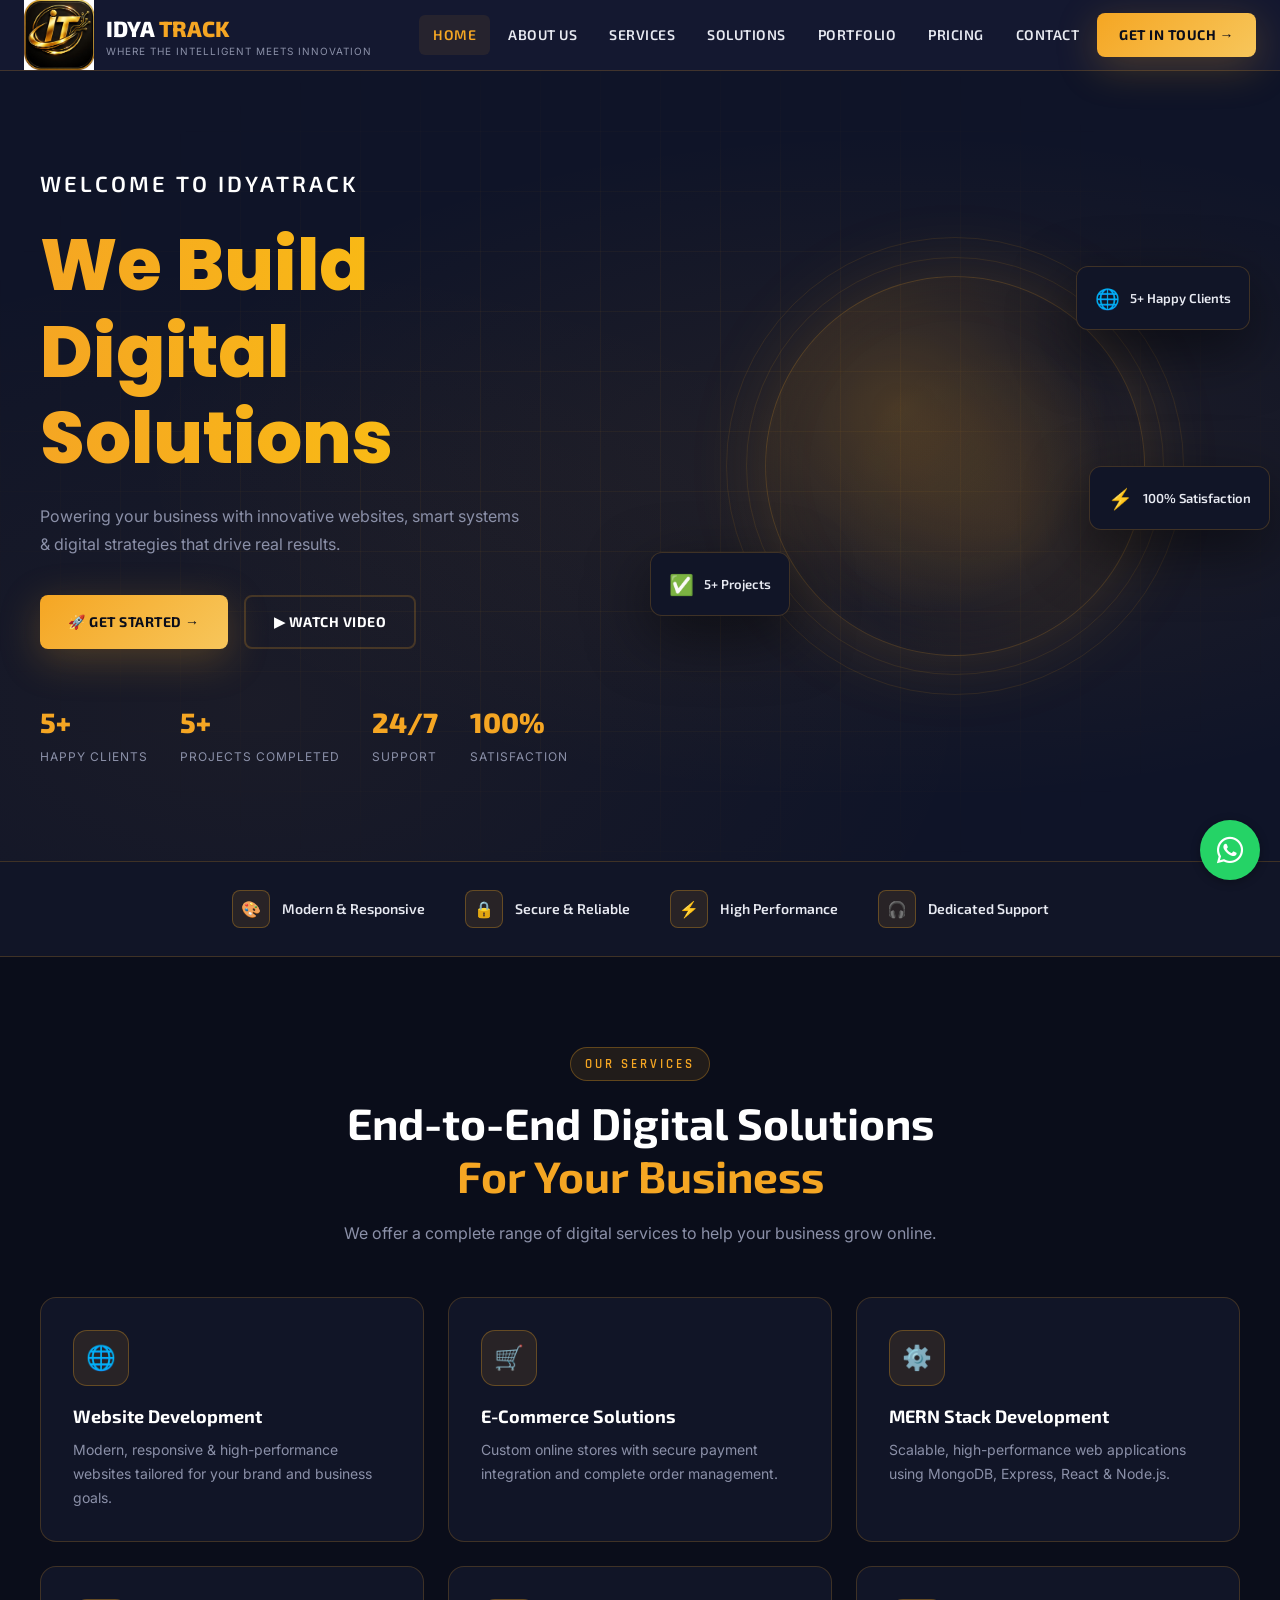
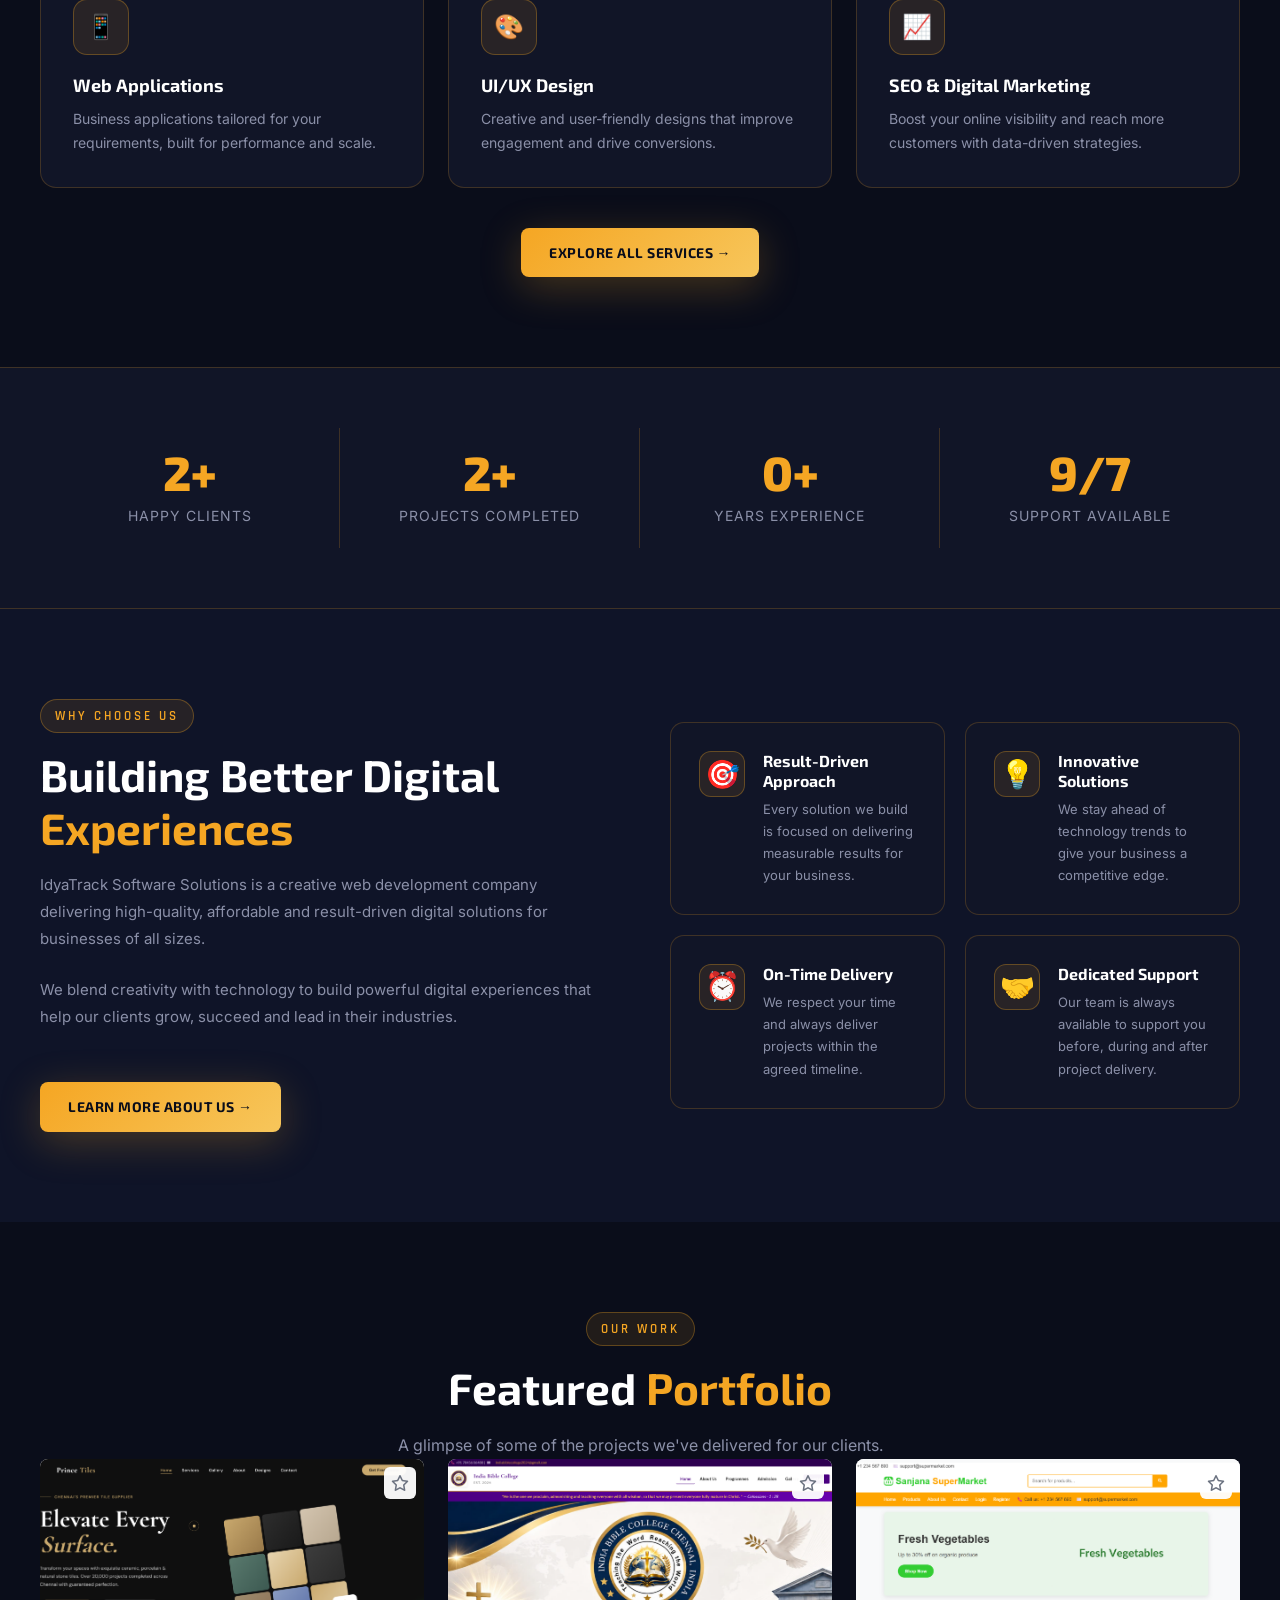
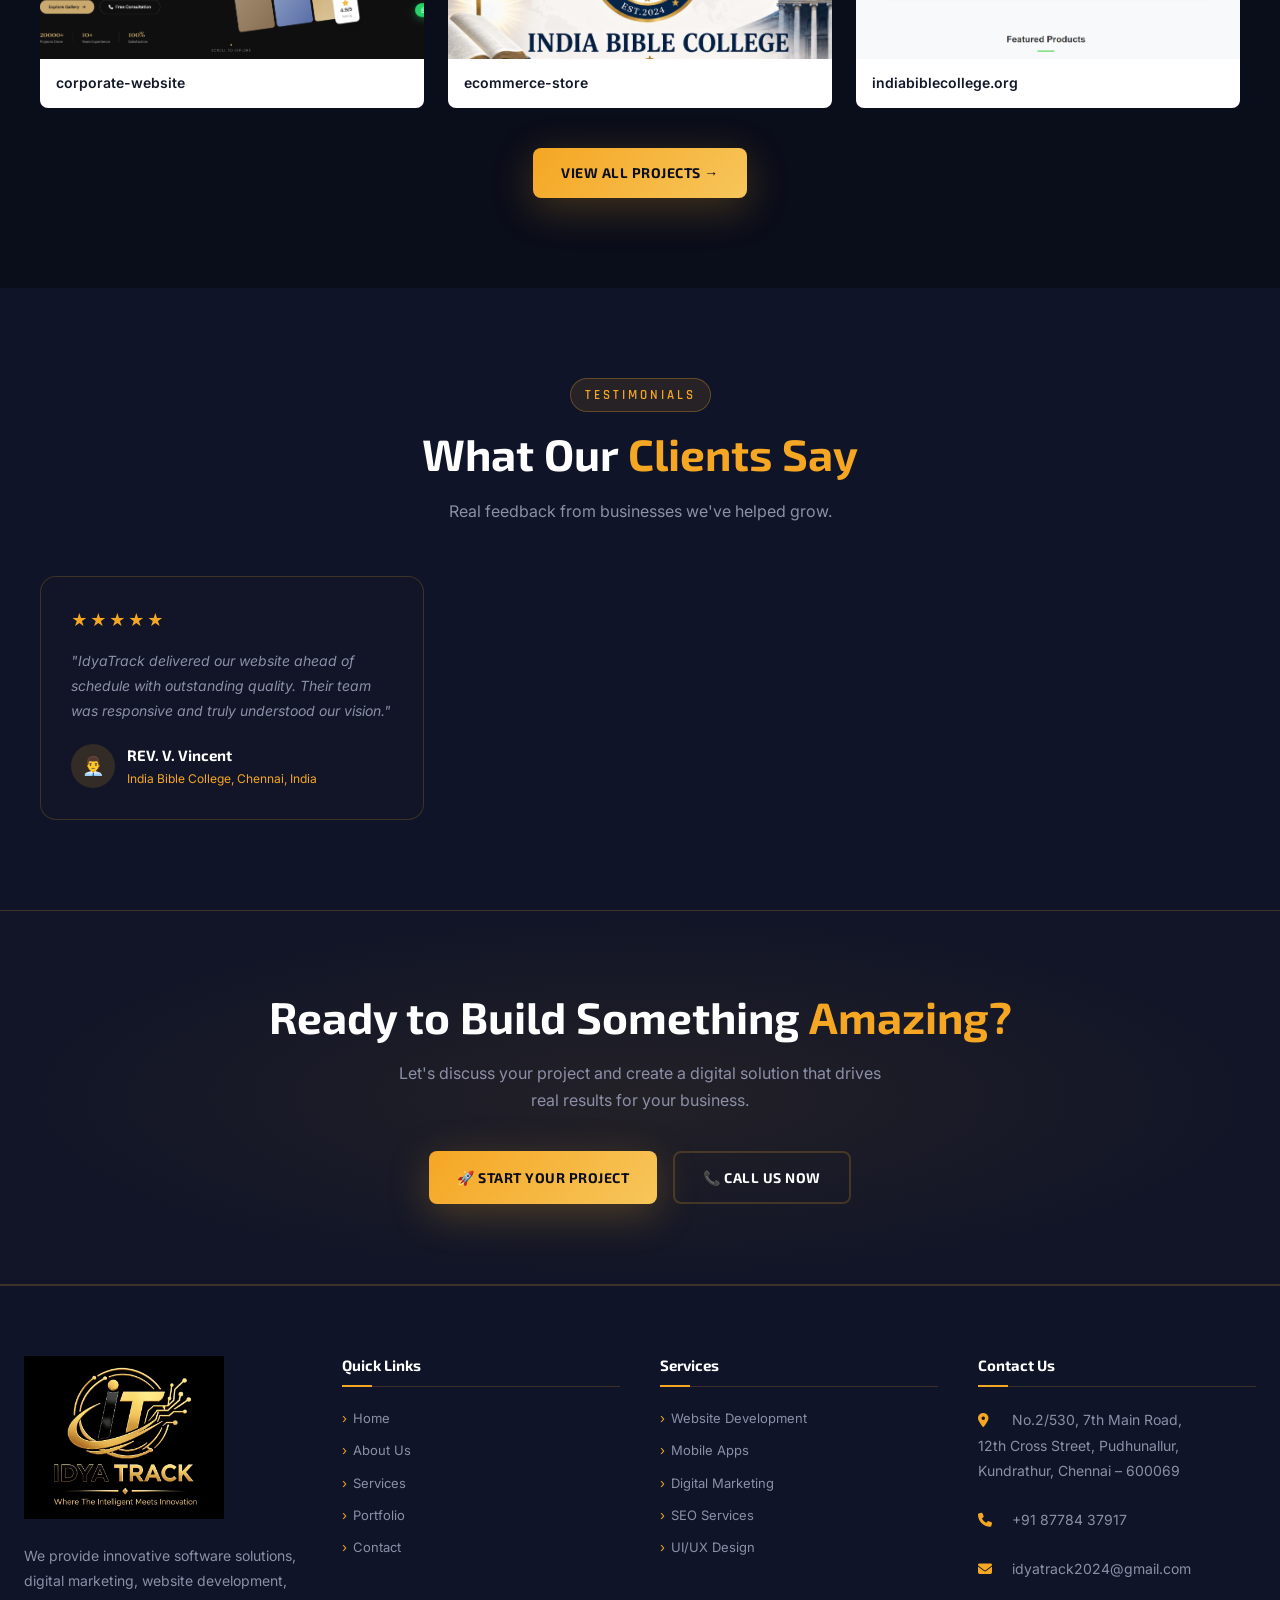
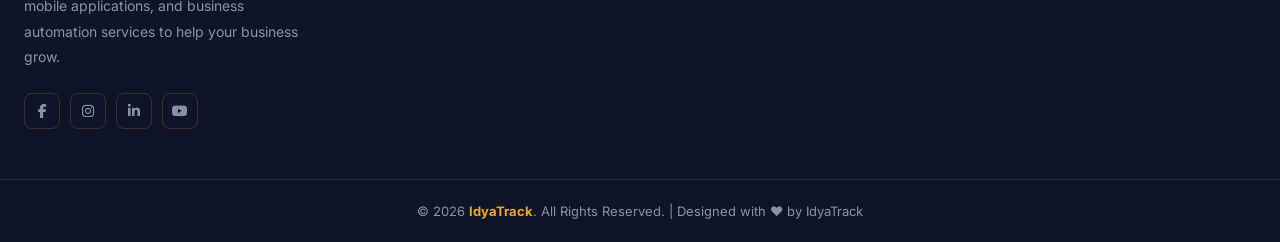
<file: index.html>
<!DOCTYPE html>
<html lang="en">
<head>
  <!-- Primary Meta Tags -->
  <meta charset="UTF-8" />
  <meta name="viewport" content="width=device-width, initial-scale=1.0" />
  <title>IdyaTrack – Web Development, Digital Marketing & SEO Chennai | Tamil Nadu</title>
  <meta name="description" content="IdyaTrack Software Solutions - Leading Chennai web development company. We build responsive websites, e-commerce, MERN stack apps, and deliver SEO & digital marketing to grow your business." />
  <meta name="keywords" content="web development Chennai, website design Chennai, SEO Chennai, digital marketing Chennai, MERN stack development, e-commerce solutions Chennai, web applications, UI/UX design, Kundrathur, Tamil Nadu" />
  <meta name="author" content="IdyaTrack Software Solutions" />
  <meta name="robots" content="index, follow" />
  <meta name="language" content="English" />
  <meta name="revisit-after" content="7 days" />

  <!-- Open Graph / Facebook -->
  <meta property="og:type" content="website" />
  <meta property="og:url" content="https://idyatrack.in/" />
  <meta property="og:title" content="IdyaTrack – Web Development & Digital Marketing in Chennai" />
  <meta property="og:description" content="High-quality, affordable, and result-driven digital solutions for businesses of all sizes in Chennai, Tamil Nadu." />
  <meta property="og:image" content="https://idyatrack.in/images/icon.jpeg" />      
  <meta property="og:site_name" content="IdyaTrack Software Solutions" />
  <meta property="og:locale" content="en_IN" />

  <!-- Twitter -->
  <meta name="twitter:card" content="summary_large_image" />
  <meta name="twitter:url" content="https://idyatrack.in/" />
  <meta name="twitter:title" content="IdyaTrack – Web Development & Digital Marketing in Chennai" />
  <meta name="twitter:description" content="High-quality, affordable, and result-driven digital solutions for businesses of all sizes in Chennai, Tamil Nadu." />
  <meta name="twitter:image" content="https://idyatrack.in/images/icon.jpeg" />

  <!-- Canonical URL -->
  <link rel="canonical" href="https://idyatrack.in/" />

  <!-- Favicon -->
  <link rel="icon" href="images/icon.jpeg" type="image/jpeg" />
  <link rel="shortcut icon" href="images/icon.jpeg" type="image/jpeg" />

  <!-- Stylesheets -->
  <link rel="stylesheet" href="css/style.css" />
  <link rel="stylesheet" href="https://cdnjs.cloudflare.com/ajax/libs/font-awesome/6.5.1/css/all.min.css" />
</head>
<body>
 
<!-- NAVBAR -->
<nav class="navbar">
  <div class="nav-inner">
    <a href="index.html" class="logo">
      <img src="images/icon.jpeg" alt="IdyaTrack Logo" style="max-width: 70px; height: auto;">
      
      <div class="logo-content">
        <span class="logo-text">
            IDYA <span>TRACK</span>
        </span>
        <span class="logo-sub">
            Where The Intelligent Meets Innovation
        </span>
      </div>
    </a>
    <div class="nav-links">
      <a href="index.html" class="active">Home</a>
      <a href="about.html">About Us</a>
      <a href="services.html">Services</a>
      <a href="solutions.html">Solutions</a>
      <a href="portfolio.html">Portfolio</a>
      <a href="pricing.html">Pricing</a>
      <a href="contact.html">Contact</a>
      <a href="contact.html" class="nav-cta">Get In Touch →</a>
    </div>
    <div class="hamburger">
      <span></span><span></span><span></span>
    </div>
  </div>
</nav>

<!-- MOBILE NAV -->
<div class="mobile-nav">
  <span class="mobile-close">✕</span>
  <a href="index.html">Home</a>
  <a href="about.html">About Us</a>
  <a href="services.html">Services</a>
  <a href="solutions.html">Solutions</a>
  <a href="portfolio.html">Portfolio</a>
  <a href="pricing.html">Pricing</a>
  <a href="contact.html">Contact</a>
</div>

<!-- HERO -->
<section class="hero">
  <div class="hero-grid"></div>
  <div class="container">
    <div class="hero-inner">
      <div class="hero-content">
        <span class="welcome">
          Welcome To IdyaTrack
        </span>
        <h1 class="hero-title">
          <span class="typing">We Build Digital<br>Solutions</span>
        </h1>
        <p class="hero-desc">Powering your business with innovative websites, smart systems & digital strategies that drive real results.</p>
        <div class="hero-btns">
          <a href="contact.html" class="btn btn-primary">🚀 Get Started →</a>
          <a href="portfolio.html" class="btn btn-outline">▶ Watch Video</a>
        </div>
        <div class="hero-stats">
          <div class="hero-stat">
            <div class="hero-stat-num" data-target="5" data-suffix="+">0+</div>
            <div class="hero-stat-label">Happy Clients</div>
          </div>
          <div class="hero-stat">
            <div class="hero-stat-num" data-target="5" data-suffix="+">0+</div>
            <div class="hero-stat-label">Projects Completed</div>
          </div>
          <div class="hero-stat">
            <div class="hero-stat-num" data-target="24" data-suffix="/7">0/7</div>
            <div class="hero-stat-label">Support</div>
          </div>
          <div class="hero-stat">
            <div class="hero-stat-num" data-target="100" data-suffix="%">0%</div>
            <div class="hero-stat-label">Satisfaction</div>
          </div>
        </div>
      </div>
      <div class="hero-visual">
        <div class="hero-globe"></div>
        <div class="hero-float-card">
          <span class="float-icon">🌐</span>
          <span>5+ Happy Clients</span>
        </div>
        <div class="hero-float-card">
          <span class="float-icon">✅</span>
          <span>5+ Projects</span>
        </div>
        <div class="hero-float-card">
          <span class="float-icon">⚡</span>
          <span>100% Satisfaction</span>
        </div>
      </div>
    </div>
  </div>
</section>

<!-- FEATURES STRIP -->
<div class="features-strip">
  <div class="container">
    <div class="features-strip-inner">
      <div class="feature-item">
        <div class="feature-item-icon">🎨</div>
        <span>Modern & Responsive</span>
      </div>
      <div class="feature-item">
        <div class="feature-item-icon">🔒</div>
        <span>Secure & Reliable</span>
      </div>
      <div class="feature-item">
        <div class="feature-item-icon">⚡</div>
        <span>High Performance</span>
      </div>
      <div class="feature-item">
        <div class="feature-item-icon">🎧</div>
        <span>Dedicated Support</span>
      </div>
    </div>
  </div>
</div>

<!-- SERVICES SECTION -->
<section class="section" style="background: var(--dark);">
  <div class="container">
    <div class="text-center">
      <span class="section-tag">Our Services</span>
      <h2 class="section-title">End-to-End Digital Solutions<br><span>For Your Business</span></h2>
      <p class="section-desc">We offer a complete range of digital services to help your business grow online.</p>
    </div>
    <div class="services-grid">
      <div class="service-card">
        <div class="service-icon">🌐</div>
        <h3>Website Development</h3>
        <p>Modern, responsive & high-performance websites tailored for your brand and business goals.</p>
      </div>
      <div class="service-card">
        <div class="service-icon">🛒</div>
        <h3>E-Commerce Solutions</h3>
        <p>Custom online stores with secure payment integration and complete order management.</p>
      </div>
      <div class="service-card">
        <div class="service-icon">⚙️</div>
        <h3>MERN Stack Development</h3>
        <p>Scalable, high-performance web applications using MongoDB, Express, React & Node.js.</p>
      </div>
      <div class="service-card">
        <div class="service-icon">📱</div>
        <h3>Web Applications</h3>
        <p>Business applications tailored for your requirements, built for performance and scale.</p>
      </div>
      <div class="service-card">
        <div class="service-icon">🎨</div>
        <h3>UI/UX Design</h3>
        <p>Creative and user-friendly designs that improve engagement and drive conversions.</p>
      </div>
      <div class="service-card">
        <div class="service-icon">📈</div>
        <h3>SEO & Digital Marketing</h3>
        <p>Boost your online visibility and reach more customers with data-driven strategies.</p>
      </div>
    </div>
    <div class="text-center" style="margin-top:40px;">
      <a href="services.html" class="btn btn-primary">Explore All Services →</a>
    </div>
  </div>
</section>

<!-- STATS -->
<section class="stats-section">
  <div class="container">
    <div class="stats-grid">
      <div class="stat-item">
        <span class="stat-num" data-target="5" data-suffix="+">0+</span>
        <p class="stat-label">Happy Clients</p>
      </div>
      <div class="stat-item">
        <span class="stat-num" data-target="5" data-suffix="+">0+</span>
        <p class="stat-label">Projects Completed</p>
      </div>
      <div class="stat-item">
        <span class="stat-num" data-target="1" data-suffix="+">0+</span>
        <p class="stat-label">Years Experience</p>
      </div>
      <div class="stat-item">
        <span class="stat-num" data-target="24" data-suffix="/7">0/7</span>
        <p class="stat-label">Support Available</p>
      </div>
    </div>
  </div>
</section>

<!-- WHY CHOOSE US -->
<section class="section" style="background: var(--dark2);">
  <div class="container">
    <div class="solutions-two-column">
      <div class="solutions-text">
        <span class="section-tag">Why Choose Us</span>
        <h2 class="section-title">Building Better Digital<br><span>Experiences</span></h2>
        <p class="section-desc">IdyaTrack Software Solutions is a creative web development company delivering high-quality, affordable and result-driven digital solutions for businesses of all sizes.</p>
        <p class="section-desc" style="margin-top:16px;">We blend creativity with technology to build powerful digital experiences that help our clients grow, succeed and lead in their industries.</p>
        <a href="about.html" class="btn btn-primary" style="margin-top:28px;">Learn More About Us →</a>
      </div>
      <div class="why-grid" style="margin-top:0;">
        <div class="why-card">
          <span class="why-icon">🎯</span>
          <div>
            <h4>Result-Driven Approach</h4>
            <p>Every solution we build is focused on delivering measurable results for your business.</p>
          </div>
        </div>
        <div class="why-card">
          <span class="why-icon">💡</span>
          <div>
            <h4>Innovative Solutions</h4>
            <p>We stay ahead of technology trends to give your business a competitive edge.</p>
          </div>
        </div>
        <div class="why-card">
          <span class="why-icon">⏰</span>
          <div>
            <h4>On-Time Delivery</h4>
            <p>We respect your time and always deliver projects within the agreed timeline.</p>
          </div>
        </div>
        <div class="why-card">
          <span class="why-icon">🤝</span>
          <div>
            <h4>Dedicated Support</h4>
            <p>Our team is always available to support you before, during and after project delivery.</p>
          </div>
        </div>
      </div>
    </div>
  </div>
</section>

<!-- PORTFOLIO PREVIEW -->
<section class="section" style="background: var(--dark);">
  <div class="container">
    <div class="text-center">
      <span class="section-tag">Our Work</span>
      <h2 class="section-title">Featured <span>Portfolio</span></h2>
      <p class="section-desc">A glimpse of some of the projects we've delivered for our clients.</p>
    </div>
    <div class="portfolio-grid">
      <div class="portfolio-item" data-category="website">
        <a href="https://supermarket-app-bgbt.vercel.app/" target="_blank">
          <div class="portfolio-img-container">
             <div class="portfolio-img" style="background:linear-gradient(135deg,#3a2a1a,#6b4a2d); background-image:url('images/image1.png'); background-size:cover; background-position:center;">
              <div class="portfolio-img-overlay"><span style="color:#fff;font-size:14px;font-weight:700;font-family:'Exo 2',sans-serif;">View Project →</span></div>
            </div>
            <div class="portfolio-star"><i class="far fa-star"></i></div>
          </div>
        </a>
        <div class="portfolio-info">
          <h3 class="portfolio-name">corporate-website</h3>
        </div>
      </div>
      <div class="portfolio-item" data-category="ecommerce">
        <a href="https://princetiles.netlify.app/" target="_blank">
          <div class="portfolio-img-container">
 <div class="portfolio-img" style="background:linear-gradient(135deg,#3a2a1a,#6b4a2d); background-image:url('images/image.png'); background-size:cover; background-position:center;">
              <div class="portfolio-img-overlay"><span style="color:#fff;font-size:14px;font-weight:700;font-family:'Exo 2',sans-serif;">View Project →</span></div>
            </div>
            <div class="portfolio-star"><i class="far fa-star"></i></div>
          </div>
        </a>
        <div class="portfolio-info">
          <h3 class="portfolio-name">ecommerce-store</h3>
        </div>
      </div>
      <div class="portfolio-item" data-category="webapp">
        <a href="https://www.indiabiblecollege.org/index.html" target="_blank">
          <div class="portfolio-img-container">
            <div class="portfolio-img" style="background:linear-gradient(135deg,#3a2a1a,#6b4a2d); background-image:url('images/image2.png'); background-size:cover; background-position:center;">
              <div class="portfolio-img-overlay"><span style="color:#fff;font-size:14px;font-weight:700;font-family:'Exo 2',sans-serif;">View Project →</span></div>
            </div>
            <div class="portfolio-star"><i class="far fa-star"></i></div>
          </div>
        </a>
        <div class="portfolio-info">
          <h3 class="portfolio-name">indiabiblecollege.org</h3>
        </div>
      </div>
    </div>
    <div style="text-align:center;margin-top:40px;">
      <a href="portfolio.html" class="btn btn-primary">View All Projects →</a>
    </div>
  </div>
</section>

<!-- TESTIMONIALS -->
<section class="section" style="background: var(--dark2);">
  <div class="container">
    <div class="text-center">
      <span class="section-tag">Testimonials</span>
      <h2 class="section-title">What Our <span>Clients Say</span></h2>
      <p class="section-desc">Real feedback from businesses we've helped grow.</p>
    </div>
    <div class="testimonials-grid">
      <div class="testimonial-card">
        <div class="stars">★★★★★</div>
        <p class="testimonial-text">"IdyaTrack delivered our website ahead of schedule with outstanding quality. Their team was responsive and truly understood our vision."</p>
        <div class="testimonial-author">
          <div class="author-avatar">👨‍💼</div>
          <div>
            <div class="author-name">REV. V. Vincent</div>
            <div class="author-title"> India Bible College, Chennai, India</div>
          </div>
        </div>
      </div>
      <!-- <div class="testimonial-card"> -->
        <!-- <div class="stars">★★★★★</div>
        <p class="testimonial-text">"Our e-commerce sales increased by 120% after IdyaTrack revamped our online store. Professional, skilled and very affordable."</p>
        <div class="testimonial-author">
          <div class="author-avatar">👩‍💼</div>
          <div>
            <div class="author-name">Priya Sharma</div>
            <div class="author-title">Owner, Style Boutique</div>
          </div>
        </div>
      </div> -->
      <!-- <div class="testimonial-card">
        <div class="stars">★★★★★</div>
        <p class="testimonial-text">"The MERN stack application they built for us transformed our operations. Exceptional work, on time and within budget."</p>
        <div class="testimonial-author">
          <div class="author-avatar">👨‍💻</div>
          <div>
            <div class="author-name">Anand Prakash</div>
            <div class="author-title">CTO, LogiSoft Solutions</div>
          </div>
        </div>
      </div> -->
    </div>
  </div>
</section>

<!-- CTA -->
<section class="cta-section">
  <div class="container">
    <h2>Ready to Build Something <span style="color:var(--primary)">Amazing?</span></h2>
    <p>Let's discuss your project and create a digital solution that drives real results for your business.</p>
    <div class="cta-btns">
      <a href="contact.html" class="btn btn-primary">🚀 Start Your Project</a>
      <a href="tel:+918778437917" class="btn btn-outline">📞 Call Us Now</a>
    </div>
  </div>
</section>

<!-- FOOTER -->
<footer class="footer">
  <div class="footer-container">
    <div class="footer-box">
      <a href="index.html"><img src="images/logo.jpeg" alt="IdyaTrack Logo" style="max-width: 200px; height: auto; margin-bottom: 16px;"></a>
      <p>We provide innovative software solutions, digital marketing, website development, mobile applications, and business automation services to help your business grow.</p>
      <div class="social-icons">
        <a href="#"><i class="fab fa-facebook-f"></i></a>
        <a href="#"><i class="fab fa-instagram"></i></a>
        <a href="#"><i class="fab fa-linkedin-in"></i></a>
        <a href="#"><i class="fab fa-youtube"></i></a>
      </div>
    </div>
    <div class="footer-box">
      <h3>Quick Links</h3>
      <ul>
        <li><a href="index.html">Home</a></li>
        <li><a href="about.html">About Us</a></li>
        <li><a href="services.html">Services</a></li>
        <li><a href="portfolio.html">Portfolio</a></li>
        <li><a href="contact.html">Contact</a></li>
      </ul>
    </div>
    <div class="footer-box">
      <h3>Services</h3>
      <ul>
        <li><a href="#">Website Development</a></li>
        <li><a href="#">Mobile Apps</a></li>
        <li><a href="#">Digital Marketing</a></li>
        <li><a href="#">SEO Services</a></li>
        <li><a href="#">UI/UX Design</a></li>
      </ul>
    </div>
    <div class="footer-box">
      <h3>Contact Us</h3>
      <p><i class="fas fa-map-marker-alt"></i> No.2/530, 7th Main Road,<br>12th Cross Street, Pudhunallur, Kundrathur, Chennai – 600069</p>
      <p><i class="fas fa-phone"></i> +91 87784 37917</p>
      <p><i class="fas fa-envelope"></i> idyatrack2024@gmail.com</p>
    </div>
  </div>
  <div class="footer-bottom">
    <p>© 2026 <strong>IdyaTrack</strong>. All Rights Reserved. | Designed with ❤️ by IdyaTrack</p>
  </div>
</footer>

<a href="https://wa.me/918778437917" class="whatsapp-float" target="_blank">
  <i class="fab fa-whatsapp"></i>
</a>

<!-- Schema.org Structured Data - LocalBusiness -->
<script type="application/ld+json">
{
  "@context": "https://schema.org",
  "@type": "LocalBusiness",
  "name": "IdyaTrack Software Solutions",
  "description": "IdyaTrack Software Solutions - Leading Chennai web development company. We build responsive websites, e-commerce, MERN stack apps, and deliver SEO & digital marketing to grow your business.",
  "url": "https://idyatrack.in",
  "telephone": "+918778437917",
  "email": "idyatrack2024@gmail.com",
  "address": {
    "@type": "PostalAddress",
    "streetAddress": "No.2/530, 7th Main Road, 12th Cross Street, Pudhunallur, Kundrathur",
    "addressLocality": "Chennai",
    "addressRegion": "Tamil Nadu",
    "postalCode": "600069",
    "addressCountry": "IN"
  },
  "geo": {
    "@type": "GeoCoordinates",
    "latitude": "13.0104",
    "longitude": "80.1727"
  },
  "hasMap": "https://maps.app.goo.gl/mp25iX89ZUwGkSV1A?g_st=ac",
  "openingHoursSpecification": {
    "@type": "OpeningHoursSpecification",
    "dayOfWeek": [
      "Monday",
      "Tuesday",
      "Wednesday",
      "Thursday",
      "Friday",
      "Saturday"
    ],
    "opens": "09:00",
    "closes": "19:00"
  },
  "sameAs": [
    "https://www.facebook.com/idyatrack",
    "https://www.instagram.com/idyatrack",
    "https://www.linkedin.com/company/idyatrack",
    "https://www.youtube.com/idyatrack",
    "https://maps.app.goo.gl/mp25iX89ZUwGkSV1A?g_st=ac"
  ],
  "priceRange": "$$",
  "areaServed": {
    "@type": "City",
    "name": "Chennai"
  },
  "serviceType": [
    "Website Development",
    "E-Commerce Solutions",
    "MERN Stack Development",
    "Web Applications",
    "UI/UX Design",
    "SEO & Digital Marketing"
  ]
}
</script>

<script src="js/main.js"></script>
</body>
</html>
</file>
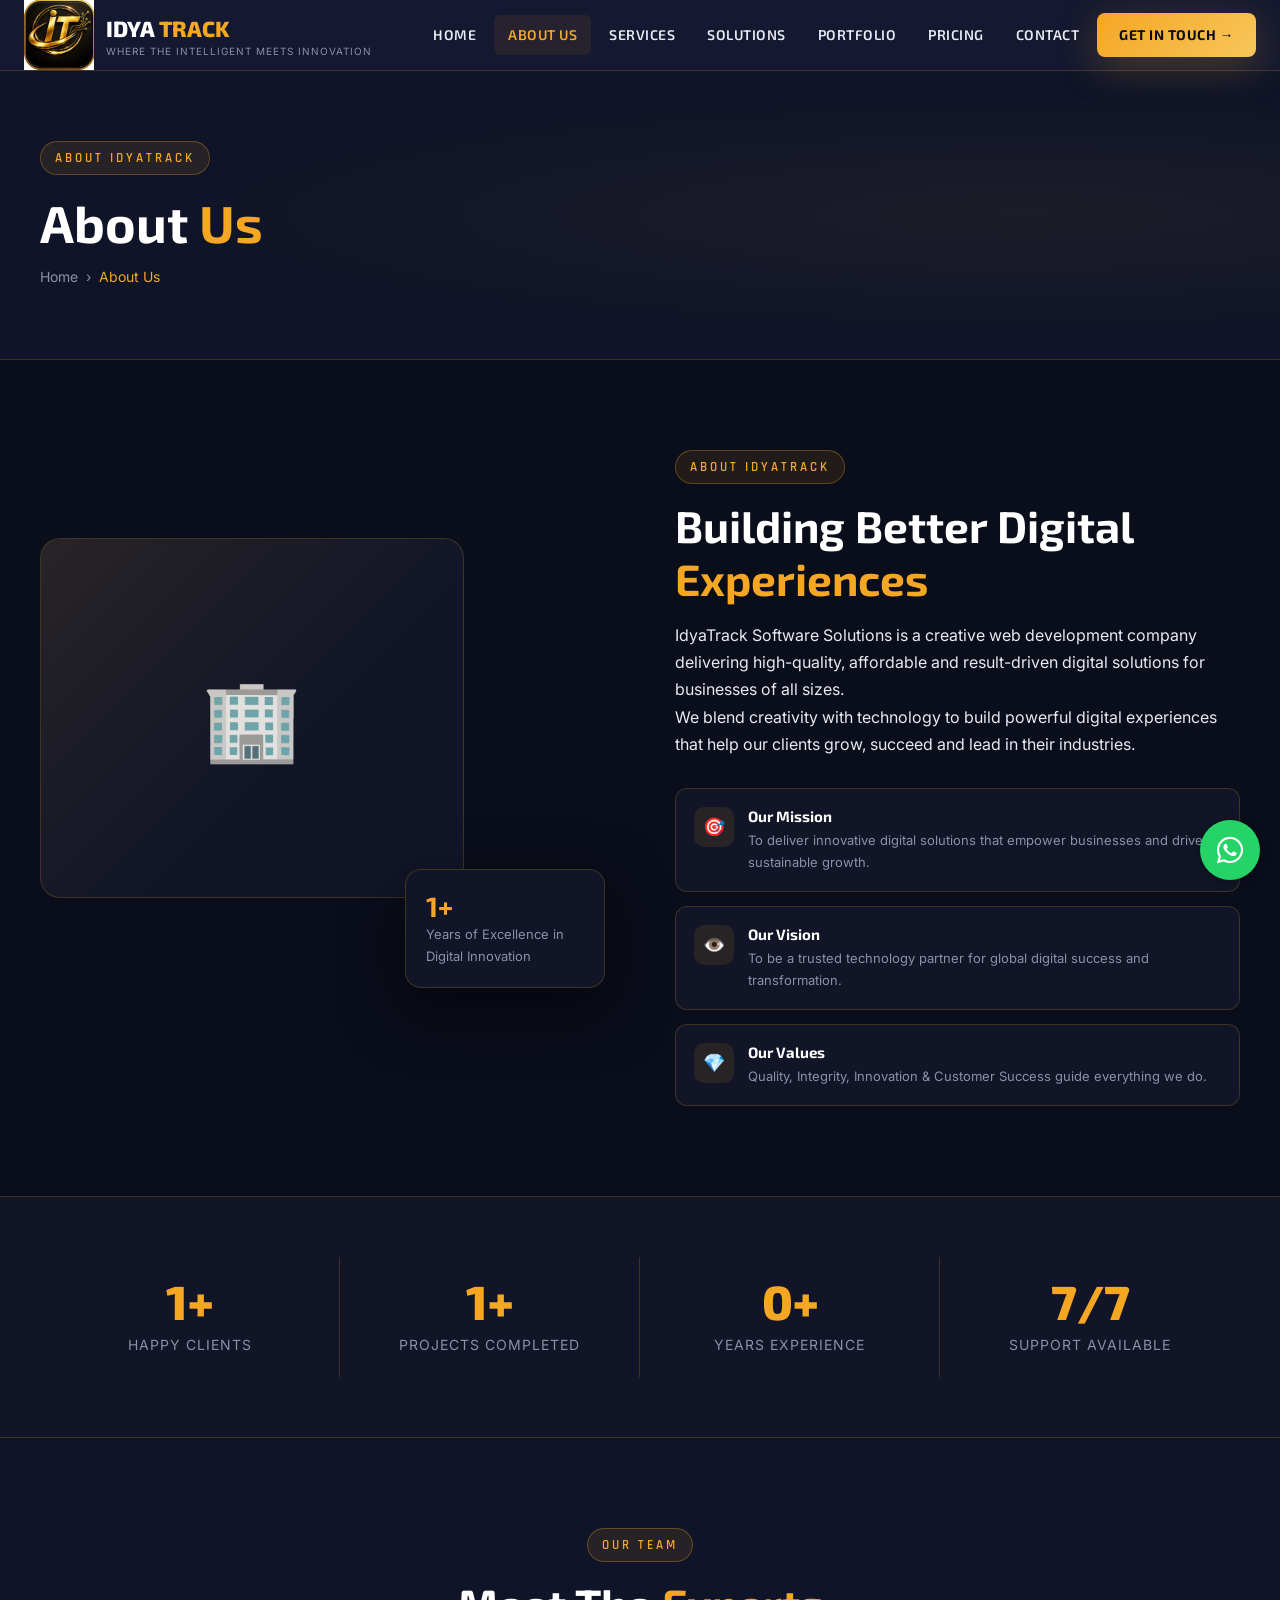
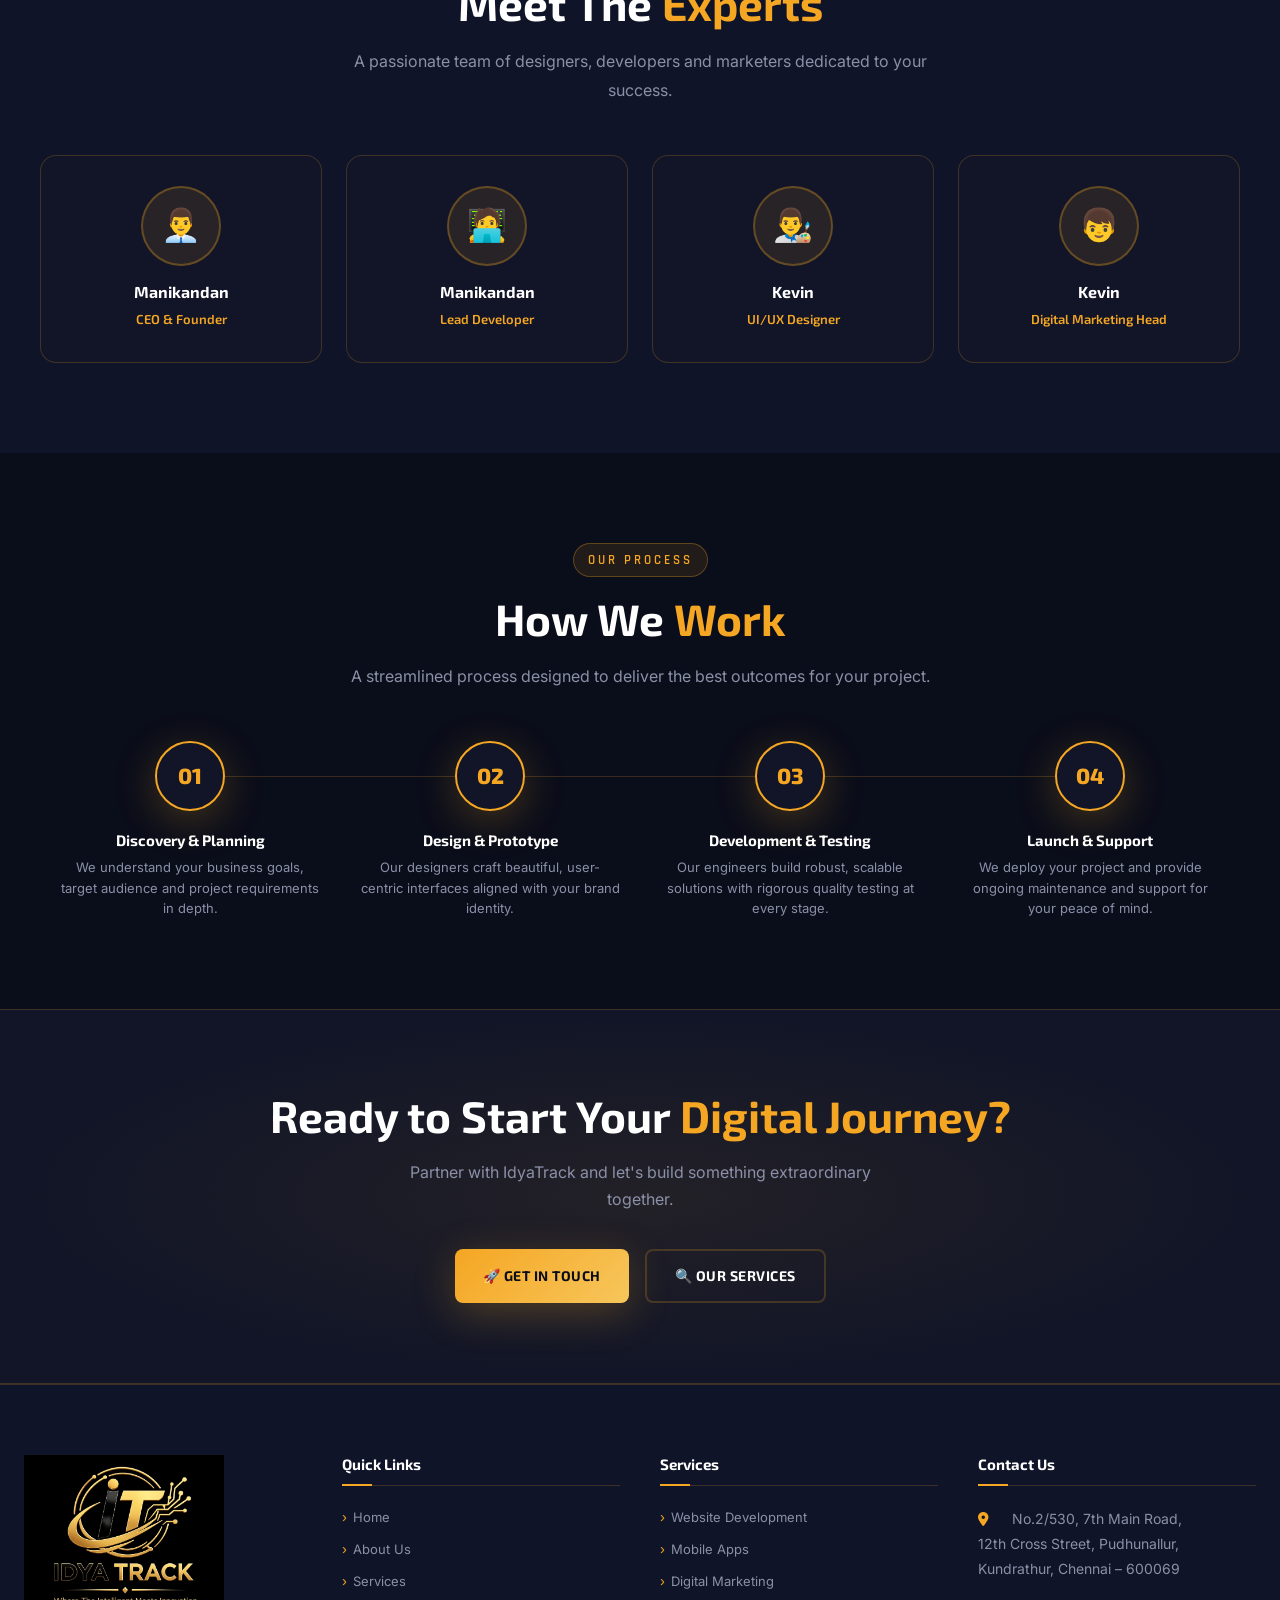
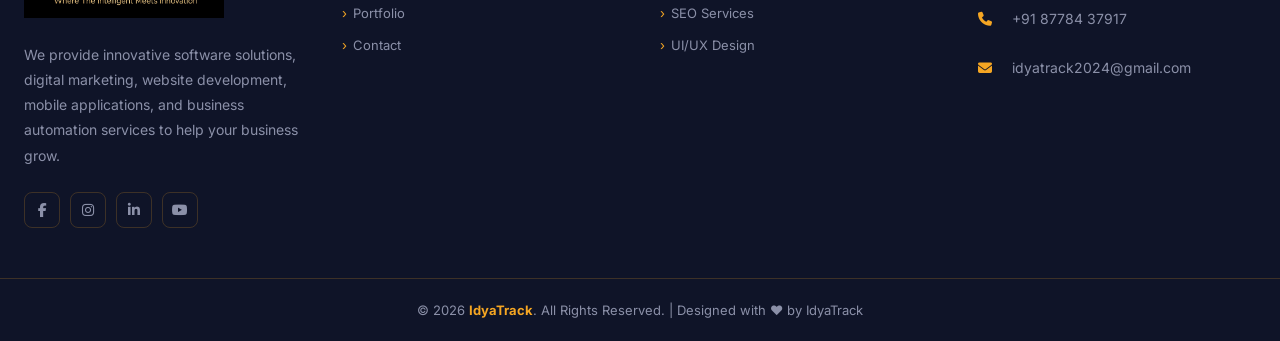
<file: about.html>
<!DOCTYPE html>
<html lang="en">
<head>
  <!-- Primary Meta Tags -->
  <meta charset="UTF-8" />
  <meta name="viewport" content="width=device-width, initial-scale=1.0" />
  <title>About IdyaTrack – Web Development & Digital Marketing Company Chennai</title>
  <meta name="description" content="Learn about IdyaTrack - the innovative software solutions company in Chennai delivering high-quality websites, e-commerce, apps, SEO & digital marketing." />
  <meta name="keywords" content="about IdyaTrack, web development company Chennai, digital marketing company, software solutions Chennai" />
  <meta name="author" content="IdyaTrack Software Solutions" />
  <meta name="robots" content="index, follow" />

  <!-- Open Graph / Facebook -->
  <meta property="og:type" content="website" />
  <meta property="og:url" content="https://idyatrack.in/about.html" />
  <meta property="og:title" content="About IdyaTrack – Web Development & Digital Marketing Company Chennai" />
  <meta property="og:description" content="Learn about IdyaTrack - the innovative software solutions company in Chennai delivering high-quality websites, e-commerce, apps, SEO & digital marketing." />
  <meta property="og:image" content="https://idyatrack.in/images/icon.jpeg" />
  <meta property="og:site_name" content="IdyaTrack Software Solutions" />
  <meta property="og:locale" content="en_IN" />

  <!-- Twitter -->
  <meta name="twitter:card" content="summary_large_image" />
  <meta name="twitter:url" content="https://idyatrack.in/about.html" />
  <meta name="twitter:title" content="About IdyaTrack – Web Development & Digital Marketing Company Chennai" />
  <meta name="twitter:description" content="Learn about IdyaTrack - the innovative software solutions company in Chennai delivering high-quality websites, e-commerce, apps, SEO & digital marketing." />
  <meta name="twitter:image" content="https://idyatrack.in/images/icon.jpeg" />

  <!-- Canonical URL -->
  <link rel="canonical" href="https://idyatrack.in/about.html" />
  
  <!-- Favicon -->
  <link rel="icon" href="images/icon.jpeg" type="image/jpeg" />
  <link rel="shortcut icon" href="images/icon.jpeg" type="image/jpeg" />

  <!-- Stylesheets -->
  <link rel="stylesheet" href="css/style.css" />
  <link rel="stylesheet" href="https://cdnjs.cloudflare.com/ajax/libs/font-awesome/6.5.1/css/all.min.css" />
</head>
<body>

<nav class="navbar">
  <div class="nav-inner">
     <a href="index.html" class="logo">
      <img src="images/icon.jpeg" alt="IdyaTrack Logo" style="max-width: 70px; height: auto;">
      
      <div class="logo-content">
        <span class="logo-text">
            IDYA <span>TRACK</span>
        </span>
        <span class="logo-sub">
            Where The Intelligent Meets Innovation
        </span>
      </div>
    </a>
    <div class="nav-links">
      <a href="index.html">Home</a>
      <a href="about.html" class="active">About Us</a>
      <a href="services.html">Services</a>
      <a href="solutions.html">Solutions</a>
      <a href="portfolio.html">Portfolio</a>
      <a href="pricing.html">Pricing</a>
      <a href="contact.html">Contact</a>
      <a href="contact.html" class="nav-cta">Get In Touch →</a>
    </div>
    <div class="hamburger"><span></span><span></span><span></span></div>
  </div>
</nav>
<div class="mobile-nav">
  <span class="mobile-close">✕</span>
  <a href="index.html">Home</a><a href="about.html">About Us</a><a href="services.html">Services</a>
  <a href="solutions.html">Solutions</a><a href="portfolio.html">Portfolio</a>
  <a href="pricing.html">Pricing</a><a href="contact.html">Contact</a>
</div>

<!-- PAGE HERO -->
<div class="page-hero">
  <div class="container page-hero-inner">
    <span class="section-tag">About IdyaTrack</span>
    <h1>About <span>Us</span></h1>
    <div class="breadcrumb">
      <a href="index.html">Home</a> › <span>About Us</span>
    </div>
  </div>
</div>

<!-- ABOUT SECTION -->
<section class="section" style="background: var(--dark);">
  <div class="container">
    <div class="about-grid">
      <div class="about-visual">
        <div class="about-main-img">🏢</div>
        <div class="about-card-float">
          <h4>1+</h4>
          <p>Years of Excellence in Digital Innovation</p>
        </div>
      </div>
      <div>
        <span class="section-tag">About IdyaTrack</span>
        <h2 class="section-title">Building Better Digital<br><span>Experiences</span></h2>
        <p>IdyaTrack Software Solutions is a creative web development company delivering high-quality, affordable and result-driven digital solutions for businesses of all sizes.</p>
        <p>We blend creativity with technology to build powerful digital experiences that help our clients grow, succeed and lead in their industries.</p>
        <div class="about-values">
          <div class="about-value">
            <div class="about-value-icon">🎯</div>
            <div>
              <h4>Our Mission</h4>
              <p>To deliver innovative digital solutions that empower businesses and drive sustainable growth.</p>
            </div>
          </div>
          <div class="about-value">
            <div class="about-value-icon">👁️</div>
            <div>
              <h4>Our Vision</h4>
              <p>To be a trusted technology partner for global digital success and transformation.</p>
            </div>
          </div>
          <div class="about-value">
            <div class="about-value-icon">💎</div>
            <div>
              <h4>Our Values</h4>
              <p>Quality, Integrity, Innovation & Customer Success guide everything we do.</p>
            </div>
          </div>
        </div>
      </div>
    </div>
  </div>
</section>

<!-- STATS -->
<section class="stats-section">
  <div class="container">
    <div class="stats-grid">
      <div class="stat-item"><span class="stat-num" data-target="5" data-suffix="+">0+</span><p class="stat-label">Happy Clients</p></div>
      <div class="stat-item"><span class="stat-num" data-target="5" data-suffix="+">0+</span><p class="stat-label">Projects Completed</p></div>
      <div class="stat-item"><span class="stat-num" data-target="1" data-suffix="+">0+</span><p class="stat-label">Years Experience</p></div>
      <div class="stat-item"><span class="stat-num" data-target="24" data-suffix="/7">0/7</span><p class="stat-label">Support Available</p></div>
    </div>
  </div>
</section>

<!-- TEAM -->
<section class="section" style="background:var(--dark2);">
  <div class="container">
    <div class="text-center">
      <span class="section-tag">Our Team</span>
      <h2 class="section-title">Meet The <span>Experts</span></h2>
      <p class="section-desc">A passionate team of designers, developers and marketers dedicated to your success.</p>
    </div>
    <div class="team-grid">
      <div class="team-card">
        <div class="team-avatar">👨‍💼</div>
        <h4>Manikandan</h4>
        <span>CEO & Founder</span>
      </div>
      <div class="team-card">
        <div class="team-avatar">🧑‍💻</div>
        <h4>Manikandan</h4>
        <span>Lead Developer</span>
      </div>
      <div class="team-card">
        <div class="team-avatar">👨‍🎨</div>
        <h4>Kevin</h4>
        <span>UI/UX Designer</span>
      </div>
      <div class="team-card">
        <div class="team-avatar">👦</div>
        <h4>Kevin</h4>
        <span>Digital Marketing Head</span>
      </div>
    </div>
  </div>
</section>

<!-- PROCESS -->
<section class="section" style="background:var(--dark);">
  <div class="container">
    <div class="text-center">
      <span class="section-tag">Our Process</span>
      <h2 class="section-title">How We <span>Work</span></h2>
      <p class="section-desc">A streamlined process designed to deliver the best outcomes for your project.</p>
    </div>
    <div class="process-steps">
      <div class="process-step">
        <div class="process-num">01</div>
        <h4>Discovery & Planning</h4>
        <p>We understand your business goals, target audience and project requirements in depth.</p>
      </div>
      <div class="process-step">
        <div class="process-num">02</div>
        <h4>Design & Prototype</h4>
        <p>Our designers craft beautiful, user-centric interfaces aligned with your brand identity.</p>
      </div>
      <div class="process-step">
        <div class="process-num">03</div>
        <h4>Development & Testing</h4>
        <p>Our engineers build robust, scalable solutions with rigorous quality testing at every stage.</p>
      </div>
      <div class="process-step">
        <div class="process-num">04</div>
        <h4>Launch & Support</h4>
        <p>We deploy your project and provide ongoing maintenance and support for your peace of mind.</p>
      </div>
    </div>
  </div>
</section>

<!-- CTA -->
<section class="cta-section">
  <div class="container">
    <h2>Ready to Start Your <span style="color:var(--primary)">Digital Journey?</span></h2>
    <p>Partner with IdyaTrack and let's build something extraordinary together.</p>
    <div class="cta-btns">
      <a href="contact.html" class="btn btn-primary">🚀 Get In Touch</a>
      <a href="services.html" class="btn btn-outline">🔍 Our Services</a>
    </div>
  </div>
</section>

<!-- FOOTER -->
<footer class="footer">
  <div class="footer-container">
    <div class="footer-box">
      <a href="index.html"><img src="images/logo.jpeg" alt="IdyaTrack Logo" style="max-width: 200px; height: auto; margin-bottom: 16px;"></a>
      <p>We provide innovative software solutions, digital marketing, website development, mobile applications, and business automation services to help your business grow.</p>
      <div class="social-icons">
        <a href="#"><i class="fab fa-facebook-f"></i></a>
        <a href="#"><i class="fab fa-instagram"></i></a>
        <a href="#"><i class="fab fa-linkedin-in"></i></a>
        <a href="#"><i class="fab fa-youtube"></i></a>
      </div>
    </div>
    <div class="footer-box">
      <h3>Quick Links</h3>
      <ul>
        <li><a href="index.html">Home</a></li>
        <li><a href="about.html">About Us</a></li>
        <li><a href="services.html">Services</a></li>
        <li><a href="portfolio.html">Portfolio</a></li>
        <li><a href="contact.html">Contact</a></li>
      </ul>
    </div>
    <div class="footer-box">
      <h3>Services</h3>
      <ul>
        <li><a href="#">Website Development</a></li>
        <li><a href="#">Mobile Apps</a></li>
        <li><a href="#">Digital Marketing</a></li>
        <li><a href="#">SEO Services</a></li>
        <li><a href="#">UI/UX Design</a></li>
      </ul>
    </div>
    <div class="footer-box">
      <h3>Contact Us</h3>
      <p><i class="fas fa-map-marker-alt"></i> No.2/530, 7th Main Road,<br>12th Cross Street, Pudhunallur, Kundrathur, Chennai – 600069</p>
      <p><i class="fas fa-phone"></i> +91 87784 37917</p>
      <p><i class="fas fa-envelope"></i> idyatrack2024@gmail.com</p>
    </div>
  </div>
  <div class="footer-bottom">
    <p>© 2026 <strong>IdyaTrack</strong>. All Rights Reserved. | Designed with ❤️ by IdyaTrack</p>
  </div>
</footer>

<a href="https://wa.me/918778437917" class="whatsapp-float" target="_blank">
  <i class="fab fa-whatsapp"></i>
</a>

<script src="js/main.js"></script>
</body>
</html>
</file>
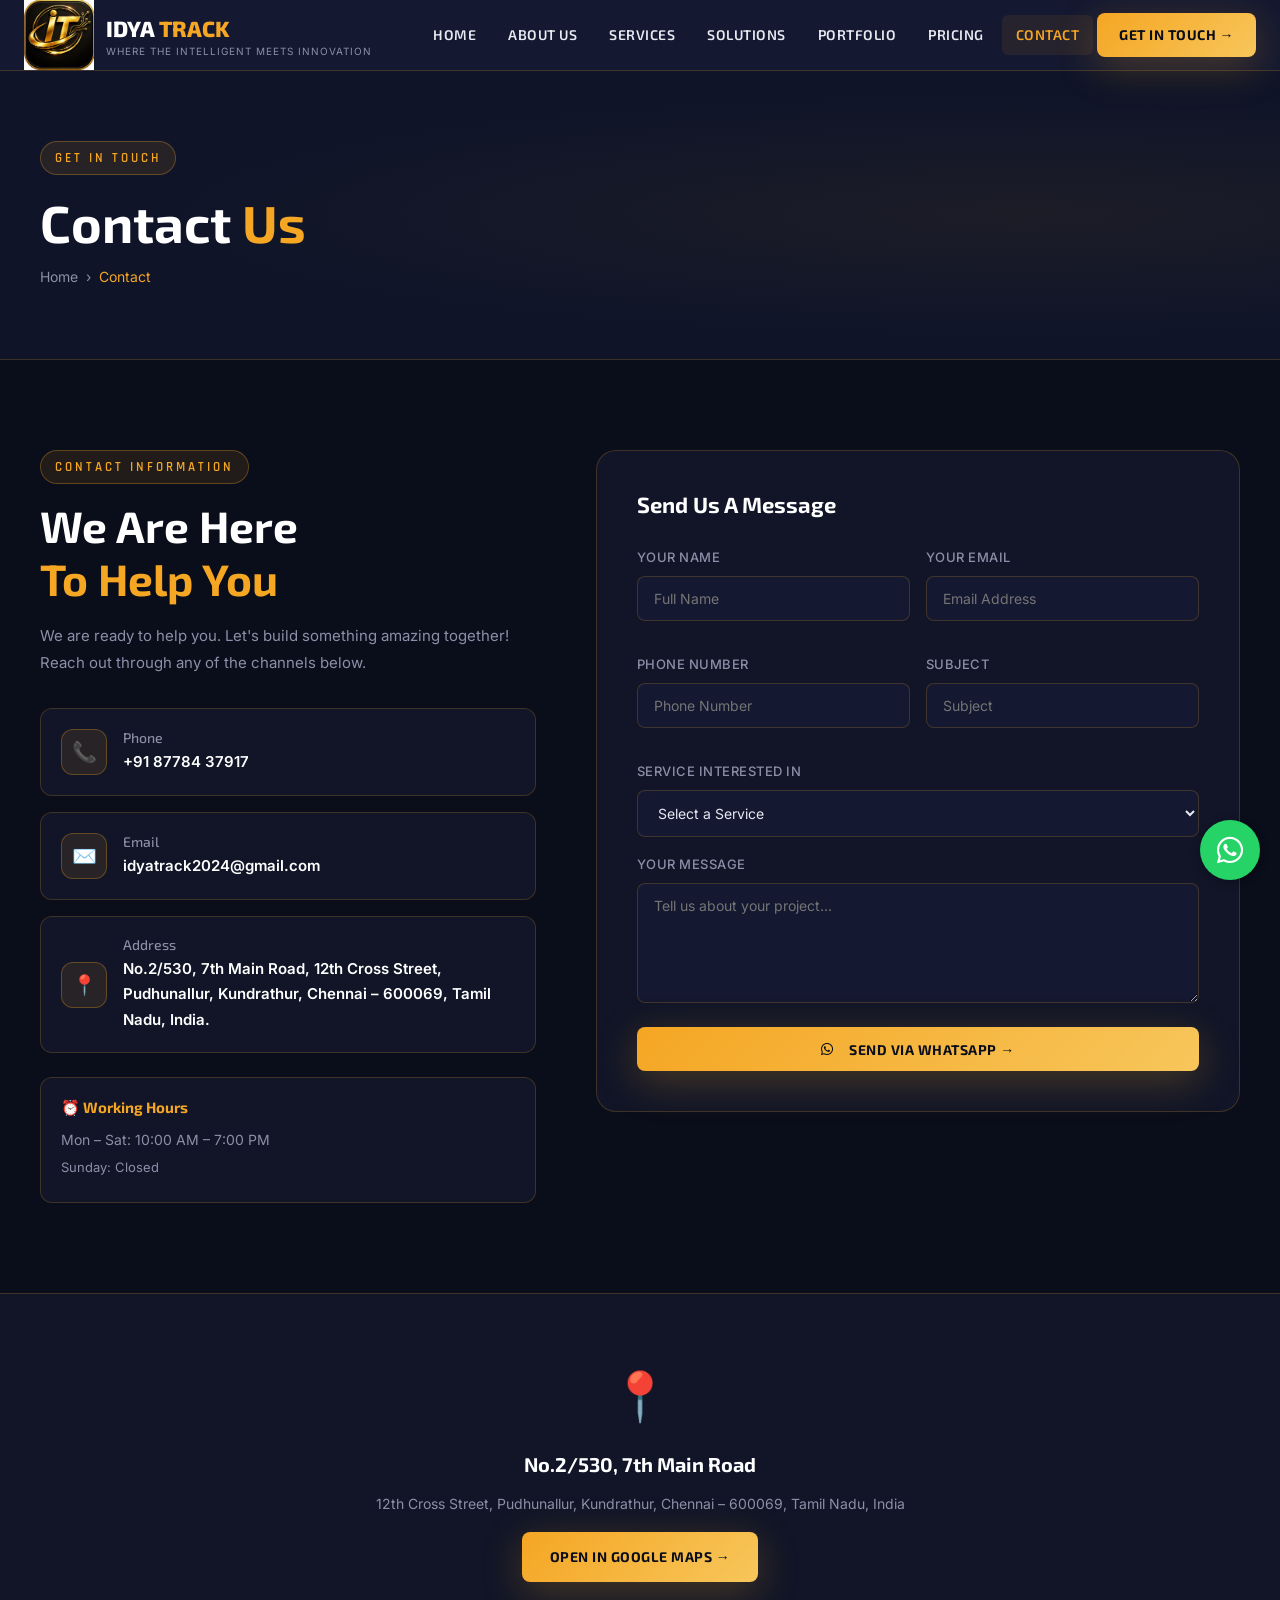
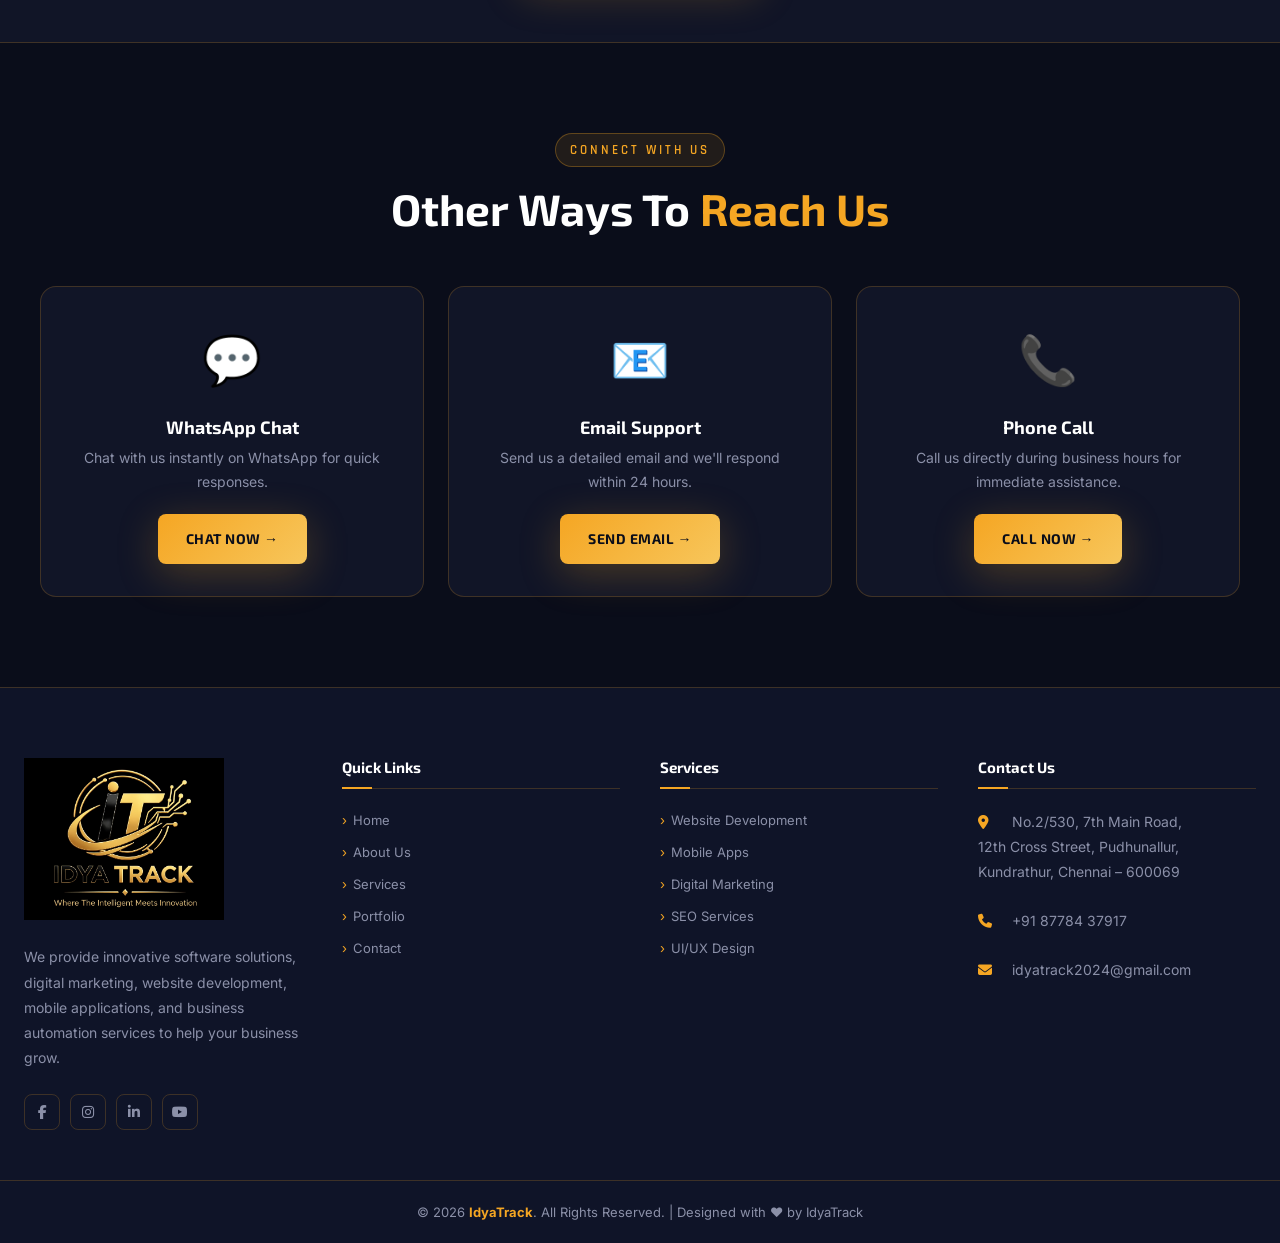
<file: contact.html>
<!DOCTYPE html>
<html lang="en">
<head>
  <!-- Primary Meta Tags -->
  <meta charset="UTF-8" />
  <meta name="viewport" content="width=device-width, initial-scale=1.0" />
  <title>Contact IdyaTrack - Web Development & Digital Marketing in Chennai</title>
  <meta name="description" content="Get in touch with IdyaTrack Software Solutions in Chennai. Call +91 87784 37917, email idyatrack2024@gmail.com, or visit our Kundrathur office." />
  <meta name="keywords" content="contact IdyaTrack, Chennai web developer, Kundrathur, Tamil Nadu, contact form" />
  <meta name="author" content="IdyaTrack Software Solutions" />
  <meta name="robots" content="index, follow" />

  <!-- Open Graph / Facebook -->
  <meta property="og:type" content="website" />
  <meta property="og:url" content="https://idyatrack.in/contact.html" /> 
  <meta property="og:title" content="Contact IdyaTrack - Web Development & Digital Marketing in Chennai" />
  <meta property="og:description" content="Get in touch with IdyaTrack Software Solutions in Chennai. Call +91 87784 37917, email idyatrack2024@gmail.com, or visit our Kundrathur office." />
  <meta property="og:image" content="https://idyatrack.in/images/icon.jpeg" />
  <meta property="og:site_name" content="IdyaTrack Software Solutions" />
  <meta property="og:locale" content="en_IN" />

  <!-- Twitter -->
  <meta name="twitter:card" content="summary_large_image" />
  <meta name="twitter:url" content="https://idyatrack.in/contact.html" />  
  <meta name="twitter:title" content="Contact IdyaTrack - Web Development & Digital Marketing in Chennai" />
  <meta name="twitter:description" content="Get in touch with IdyaTrack Software Solutions in Chennai. Call +91 87784 37917, email idyatrack2024@gmail.com, or visit our Kundrathur office." />
  <meta name="twitter:image" content="https://idyatrack.in/images/icon.jpeg" />  

  <!-- Canonical URL -->
  <link rel="canonical" href="https://idyatrack.in/contact.html" />  

  <!-- Favicon -->
  <link rel="icon" href="images/icon.jpeg" type="image/jpeg" />
  <link rel="shortcut icon" href="images/icon.jpeg" type="image/jpeg" />

  <!-- Stylesheets -->
  <link rel="stylesheet" href="css/style.css" />
  <link rel="stylesheet" href="https://cdnjs.cloudflare.com/ajax/libs/font-awesome/6.5.1/css/all.min.css" />
</head>
<body>



<nav class="navbar"><div class="nav-inner">
  <a href="index.html" class="logo">
    <img src="images/icon.jpeg" alt="IdyaTrack Logo" style="max-width: 70px; height: auto;">
    
    <div class="logo-content">
        <span class="logo-text">
            IDYA <span>TRACK</span>
        </span>
        <span class="logo-sub">
            Where The Intelligent Meets Innovation
        </span>
    </div>
</a>
  <div class="nav-links">
    <a href="index.html">Home</a><a href="about.html">About Us</a><a href="services.html">Services</a>
    <a href="solutions.html">Solutions</a><a href="portfolio.html">Portfolio</a><a href="pricing.html">Pricing</a>
    <a href="contact.html" class="active">Contact</a><a href="contact.html" class="nav-cta">Get In Touch →</a>
  </div>
  <div class="hamburger"><span></span><span></span><span></span></div>
</div></nav>
<div class="mobile-nav"><span class="mobile-close">✕</span>
  <a href="index.html">Home</a><a href="about.html">About Us</a><a href="services.html">Services</a>
  <a href="solutions.html">Solutions</a><a href="portfolio.html">Portfolio</a><a href="pricing.html">Pricing</a><a href="contact.html">Contact</a>
</div>

<div class="page-hero"><div class="container page-hero-inner">
  <span class="section-tag">Get In Touch</span>
  <h1>Contact <span>Us</span></h1>
  <div class="breadcrumb"><a href="index.html">Home</a> › <span>Contact</span></div>
</div></div>

<section class="section" style="background:var(--dark);">
  <div class="container">
    <div class="contact-grid">
      <!-- INFO -->
      <div>
        <span class="section-tag">Contact Information</span>
        <h2 class="section-title">We Are Here<br><span>To Help You</span></h2>
        <p style="color:var(--text-muted);font-size:15px;line-height:1.8;margin:16px 0 0;">We are ready to help you. Let's build something amazing together! Reach out through any of the channels below.</p>
        <div class="contact-info-cards">
          <div class="contact-info-card">
            <div class="contact-info-icon">📞</div>
            <div>
              <h4>Phone</h4>
              <p><a href="tel:+918778437917" style="color:var(--white);">+91 87784 37917</a></p>
            </div>
          </div>
          <div class="contact-info-card">
            <div class="contact-info-icon">✉️</div>
            <div>
              <h4>Email</h4>
              <p><a href="mailto:idyatrack2024@gmail.com" style="color:var(--white);">idyatrack2024@gmail.com</a></p>
            </div>
          </div>
          <div class="contact-info-card">
            <div class="contact-info-icon">📍</div>
            <div>
              <h4>Address</h4>
              <p>No.2/530, 7th Main Road, 12th Cross Street, Pudhunallur, Kundrathur, Chennai – 600069, Tamil Nadu, India.</p>
            </div>
          </div>
        </div>
        <div class="working-hours">
          <h4>⏰ Working Hours</h4>
          <p>Mon – Sat: 10:00 AM – 7:00 PM</p>
          <p style="color:var(--text-muted);font-size:13px;margin-top:4px;">Sunday: Closed</p>
        </div>
      </div>

      <!-- FORM -->
      <div class="contact-form">
        <h3>Send Us A Message</h3>
        <form id="contactForm">
          <div class="form-row">
            <div class="form-group">
              <label>Your Name</label>
              <input type="text" id="name" placeholder="Full Name" required />
            </div>
            <div class="form-group">
              <label>Your Email</label>
              <input type="email" id="email" placeholder="Email Address" required />
            </div>
          </div>
          <div class="form-row">
            <div class="form-group">
              <label>Phone Number</label>
              <input type="tel" id="phone" placeholder="Phone Number" />
            </div>
            <div class="form-group">
              <label>Subject</label>
              <input type="text" id="subject" placeholder="Subject" required />
            </div>
          </div>
          <div class="form-group">
            <label>Service Interested In</label>
            <select id="service">
              <option value="">Select a Service</option>
              <option>Website Development</option>
              <option>E-Commerce Solutions</option>
              <option>MERN Stack Development</option>
              <option>Web Applications</option>
              <option>UI/UX Design</option>
              <option>SEO & Digital Marketing</option>
              <option>Custom Project</option>
            </select>
          </div>
          <div class="form-group">
            <label>Your Message</label>
            <textarea id="message" placeholder="Tell us about your project..." required></textarea>
          </div>
          <button type="submit" class="btn btn-primary" style="width:100%;justify-content:center;"><i class="fab fa-whatsapp" style="margin-right:8px;"></i> Send via WhatsApp →</button>
        </form>
      </div>
    </div>
  </div>
</section>

<!-- MAP SECTION -->
<section class="map-section">
  <div class="map-container">
    <div class="map-icon">📍</div>
    <h3>No.2/530, 7th Main Road</h3>
    <p>12th Cross Street, Pudhunallur, Kundrathur, Chennai – 600069, Tamil Nadu, India</p>
    <a href="https://maps.app.goo.gl/mp25iX89ZUwGkSV1A?g_st=ac" target="_blank" class="btn btn-primary">Open in Google Maps →</a>
  </div>
</section>

<!-- QUICK CONTACT CARDS -->
<section class="section" style="background:var(--dark);">
  <div class="container">
    <div class="text-center">
      <span class="section-tag">Connect With Us</span>
      <h2 class="section-title">Other Ways To <span>Reach Us</span></h2>
    </div>
    <div class="quick-contact-grid">
      <div class="quick-contact-card">
        <div class="quick-contact-icon">💬</div>
        <h3>WhatsApp Chat</h3>
        <p>Chat with us instantly on WhatsApp for quick responses.</p>
        <a href="https://wa.me/918778437917" target="_blank" class="btn btn-primary">Chat Now →</a>
      </div>
      <div class="quick-contact-card">
        <div class="quick-contact-icon">📧</div>
        <h3>Email Support</h3>
        <p>Send us a detailed email and we'll respond within 24 hours.</p>
        <a href="mailto:idyatrack2024@gmail.com" class="btn btn-primary">Send Email →</a>
      </div>
      <div class="quick-contact-card">
        <div class="quick-contact-icon">📞</div>
        <h3>Phone Call</h3>
        <p>Call us directly during business hours for immediate assistance.</p>
        <a href="tel:+918778437917" class="btn btn-primary">Call Now →</a>
      </div>
    </div>
  </div>
</section>

<footer class="footer">
  <div class="footer-container">
    <div class="footer-box">
      <a href="index.html"><img src="images/logo.jpeg" alt="IdyaTrack Logo" style="max-width: 200px; height: auto; margin-bottom: 16px;"></a>
      <p>We provide innovative software solutions, digital marketing, website development, mobile applications, and business automation services to help your business grow.</p>
      <div class="social-icons">
        <a href="#"><i class="fab fa-facebook-f"></i></a>
        <a href="#"><i class="fab fa-instagram"></i></a>
        <a href="#"><i class="fab fa-linkedin-in"></i></a>
        <a href="#"><i class="fab fa-youtube"></i></a>
      </div>
    </div>
    <div class="footer-box">
      <h3>Quick Links</h3>
      <ul>
        <li><a href="index.html">Home</a></li>
        <li><a href="about.html">About Us</a></li>
        <li><a href="services.html">Services</a></li>
        <li><a href="portfolio.html">Portfolio</a></li>
        <li><a href="contact.html">Contact</a></li>
      </ul>
    </div>
    <div class="footer-box">
      <h3>Services</h3>
      <ul>
        <li><a href="#">Website Development</a></li>
        <li><a href="#">Mobile Apps</a></li>
        <li><a href="#">Digital Marketing</a></li>
        <li><a href="#">SEO Services</a></li>
        <li><a href="#">UI/UX Design</a></li>
      </ul>
    </div>
    <div class="footer-box">
      <h3>Contact Us</h3>
      <p><i class="fas fa-map-marker-alt"></i> No.2/530, 7th Main Road,<br>12th Cross Street, Pudhunallur, Kundrathur, Chennai – 600069</p>
      <p><i class="fas fa-phone"></i> +91 87784 37917</p>
      <p><i class="fas fa-envelope"></i> idyatrack2024@gmail.com</p>
    </div>
  </div>
  <div class="footer-bottom">
    <p>© 2026 <strong>IdyaTrack</strong>. All Rights Reserved. | Designed with ❤️ by IdyaTrack</p>
  </div>
</footer>

<a href="https://wa.me/918778437917" class="whatsapp-float" target="_blank">
  <i class="fab fa-whatsapp"></i>
</a>

<!-- Schema.org Structured Data - LocalBusiness -->
<script type="application/ld+json">
{
  "@context": "https://schema.org",
  "@type": "LocalBusiness",
  "name": "IdyaTrack Software Solutions",
  "description": "IdyaTrack Software Solutions - Leading Chennai web development company. We build responsive websites, e-commerce, MERN stack apps, and deliver SEO & digital marketing to grow your business.",
  "url": "https://idyatrack.in",
  "telephone": "+918778437917",
  "email": "idyatrack2024@gmail.com",
  "address": {
    "@type": "PostalAddress",
    "streetAddress": "No.2/530, 7th Main Road, 12th Cross Street, Pudhunallur, Kundrathur",
    "addressLocality": "Chennai",
    "addressRegion": "Tamil Nadu",
    "postalCode": "600069",
    "addressCountry": "IN"
  },
  "geo": {
    "@type": "GeoCoordinates",
    "latitude": "13.0104",
    "longitude": "80.1727"
  },
  "hasMap": "https://maps.app.goo.gl/mp25iX89ZUwGkSV1A?g_st=ac",
  "openingHoursSpecification": {
    "@type": "OpeningHoursSpecification",
    "dayOfWeek": [
      "Monday",
      "Tuesday",
      "Wednesday",
      "Thursday",
      "Friday",
      "Saturday"
    ],
    "opens": "09:00",
    "closes": "19:00"
  },
  "sameAs": [
    "https://www.facebook.com/idyatrack",
    "https://www.instagram.com/idyatrack",
    "https://www.linkedin.com/company/idyatrack",
    "https://www.youtube.com/idyatrack",
    "https://maps.app.goo.gl/mp25iX89ZUwGkSV1A?g_st=ac"
  ],
  "priceRange": "$$",
  "areaServed": {
    "@type": "City",
    "name": "Chennai"
  },
  "serviceType": [
    "Website Development",
    "E-Commerce Solutions",
    "MERN Stack Development",
    "Web Applications",
    "UI/UX Design",
    "SEO & Digital Marketing"
  ]
}
</script>

<script src="js/main.js"></script>
<script>
document.addEventListener('DOMContentLoaded', function() {
  const contactForm = document.getElementById('contactForm');
  if (contactForm) {
    contactForm.addEventListener('submit', function(e) {
      e.preventDefault();
      
      const name = document.getElementById('name').value;
      const email = document.getElementById('email').value;
      const phone = document.getElementById('phone').value;
      const subject = document.getElementById('subject').value;
      const service = document.getElementById('service').value;
      const message = document.getElementById('message').value;
      
      let whatsappMessage = `Hello IdyaTrack!%0A%0A`;
      whatsappMessage += `*Name:* ${name}%0A`;
      whatsappMessage += `*Email:* ${email}%0A`;
      if (phone) whatsappMessage += `*Phone:* ${phone}%0A`;
      whatsappMessage += `*Subject:* ${subject}%0A`;
      if (service) whatsappMessage += `*Service:* ${service}%0A`;
      whatsappMessage += `%0A*Message:*%0A${message}`;
      
      const whatsappUrl = `https://wa.me/918778437917?text=${whatsappMessage}`;
      window.open(whatsappUrl, '_blank');
    });
  }
});
</script>
</body>
</html>
</file>
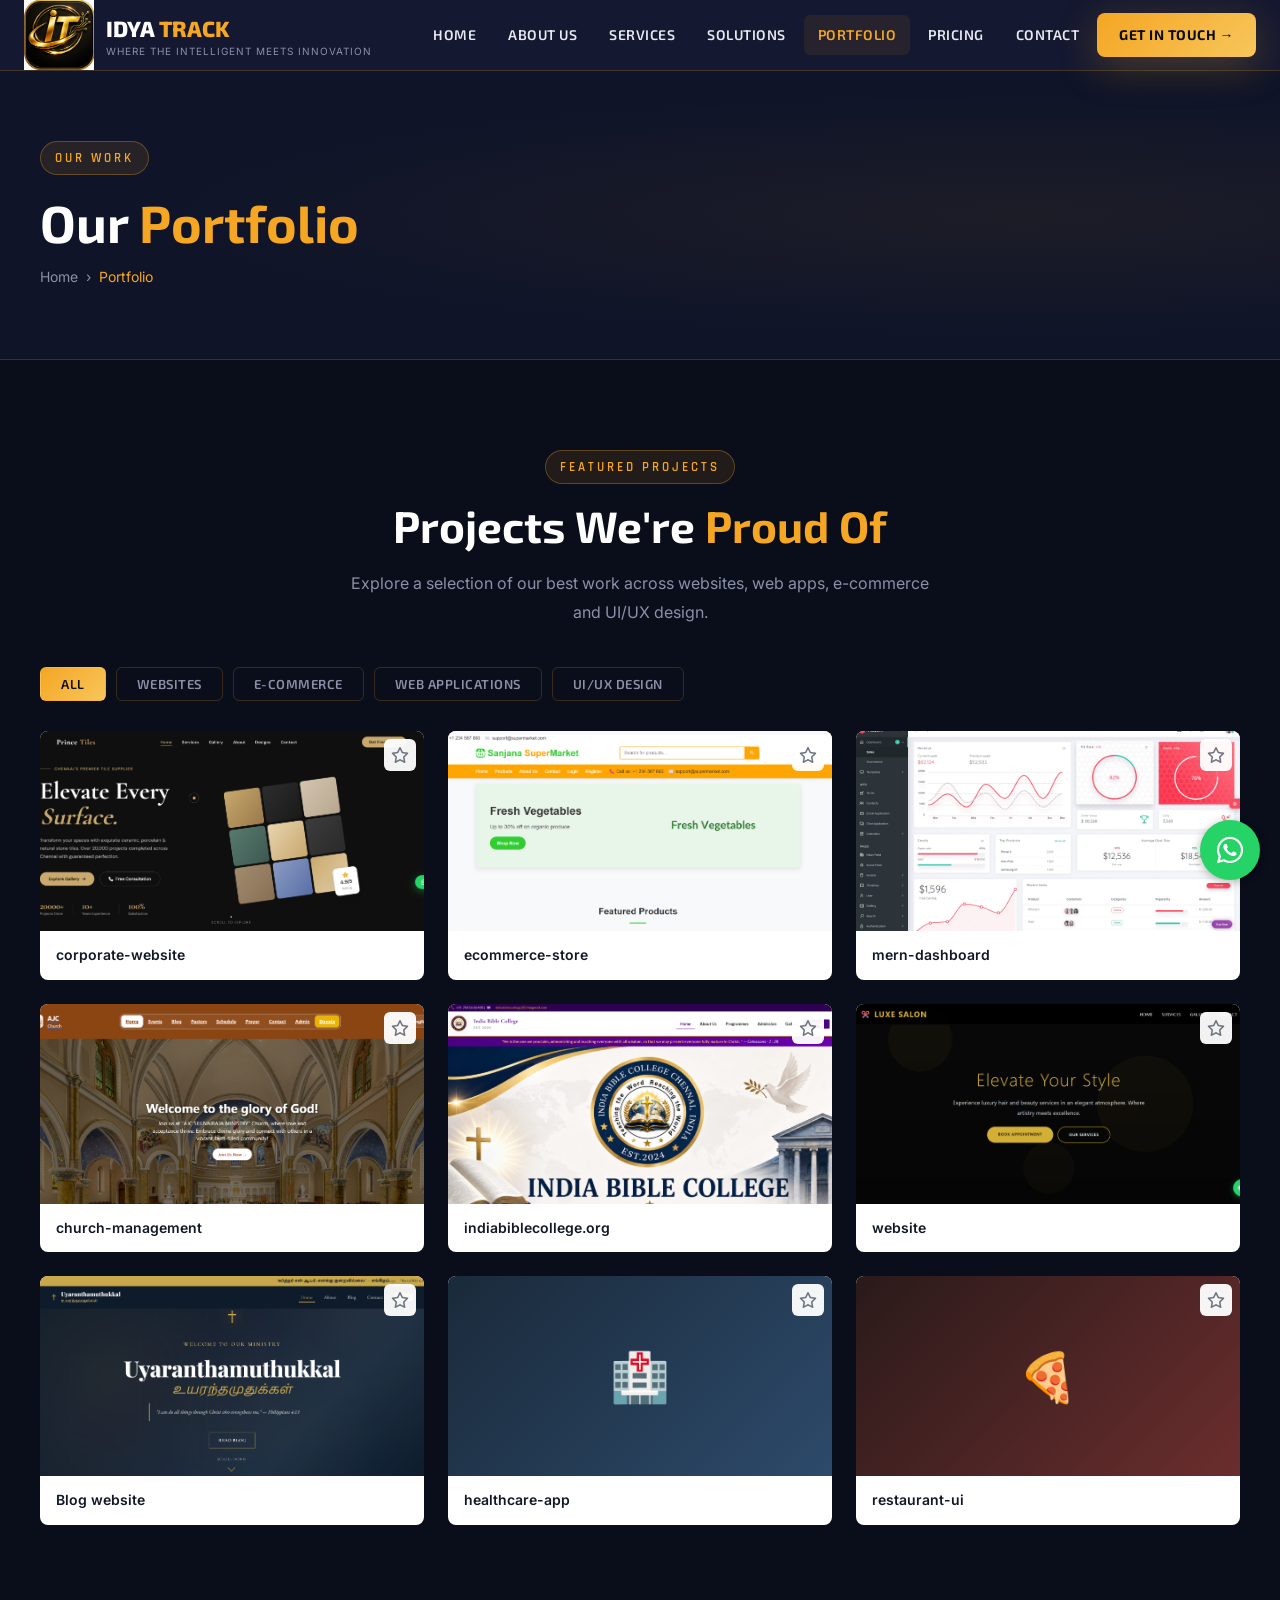
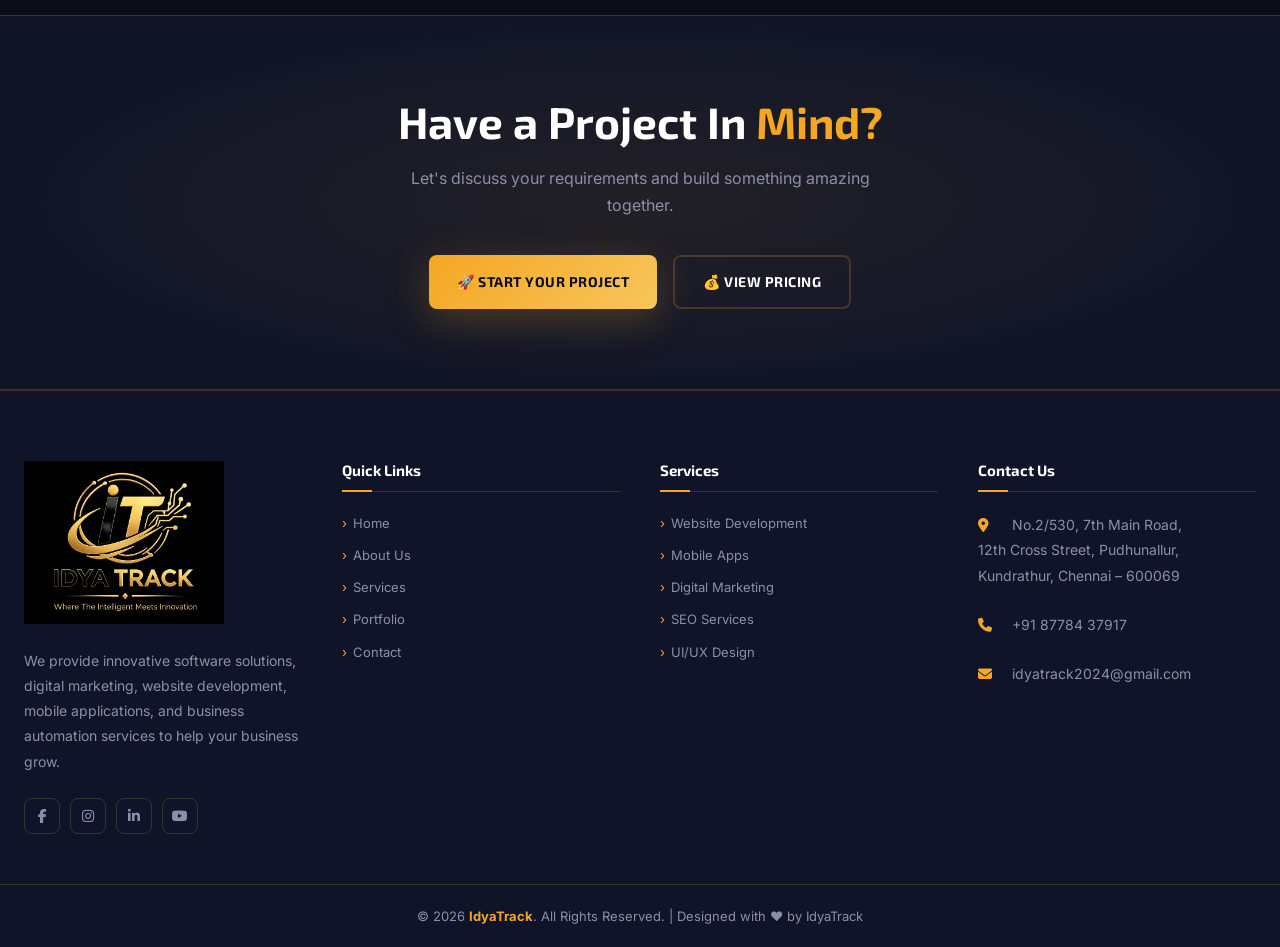
<file: portfolio.html>
<!DOCTYPE html>
<html lang="en">
<head>
  <!-- Primary Meta Tags -->
  <meta charset="UTF-8" />
  <meta name="viewport" content="width=device-width, initial-scale=1.0" />
  <title>Portfolio - Web Design & Development Projects | IdyaTrack Chennai</title>
  <meta name="description" content="Explore our portfolio of websites, e-commerce stores, MERN applications, and UI/UX design projects delivered to clients in Chennai and beyond." />
  <meta name="keywords" content="portfolio Chennai, web design projects, e-commerce portfolio, MERN apps portfolio, UI/UX design examples" />
  <meta name="author" content="IdyaTrack Software Solutions" />
  <meta name="robots" content="index, follow" />

  <!-- Open Graph / Facebook -->
  <meta property="og:type" content="website" />
  <meta property="og:url" content="https://idyatrack.in/portfolio.html" />
  <meta property="og:title" content="Portfolio - Web Design & Development Projects | IdyaTrack Chennai" />
  <meta property="og:description" content="Explore our portfolio of websites, e-commerce stores, MERN applications, and UI/UX design projects delivered to clients in Chennai and beyond." />
  <meta property="og:image" content="https://idyatrack.in/images/icon.jpeg" />
  <meta property="og:site_name" content="IdyaTrack Software Solutions" />
  <meta property="og:locale" content="en_IN" />

  <!-- Twitter -->
  <meta name="twitter:card" content="summary_large_image" />
  <meta name="twitter:url" content="https://idyatrack.in/portfolio.html" /> 
  <meta name="twitter:title" content="Portfolio - Web Design & Development Projects | IdyaTrack Chennai" />
  <meta name="twitter:description" content="Explore our portfolio of websites, e-commerce stores, MERN applications, and UI/UX design projects delivered to clients in Chennai and beyond." />
  <meta name="twitter:image" content="https://idyatrack.in/images/icon.jpeg" />  

  <!-- Canonical URL -->
  <link rel="canonical" href="https://idyatrack.in/portfolio.html" />

  <!-- Favicon -->
  <link rel="icon" href="images/icon.jpeg" type="image/jpeg" />
  <link rel="shortcut icon" href="images/icon.jpeg" type="image/jpeg" />

  <!-- Stylesheets -->
  <link rel="stylesheet" href="css/style.css" />
  <link rel="stylesheet" href="https://cdnjs.cloudflare.com/ajax/libs/font-awesome/6.5.1/css/all.min.css" />
</head>
<body>



<nav class="navbar"><div class="nav-inner">
   <a href="index.html" class="logo">
      <img src="images/icon.jpeg" alt="IdyaTrack Logo" style="max-width: 70px; height: auto;">
      
      <div class="logo-content">
        <span class="logo-text">
            IDYA <span>TRACK</span>
        </span>
        <span class="logo-sub">
            Where The Intelligent Meets Innovation
        </span>
      </div>
    </a>
  <div class="nav-links">
    <a href="index.html">Home</a><a href="about.html">About Us</a><a href="services.html">Services</a>
    <a href="solutions.html">Solutions</a><a href="portfolio.html" class="active">Portfolio</a><a href="pricing.html">Pricing</a>
    <a href="contact.html">Contact</a><a href="contact.html" class="nav-cta">Get In Touch →</a>
  </div>
  <div class="hamburger"><span></span><span></span><span></span></div>
</div></nav>
<div class="mobile-nav"><span class="mobile-close">✕</span>
  <a href="index.html">Home</a><a href="about.html">About Us</a><a href="services.html">Services</a>
  <a href="solutions.html">Solutions</a><a href="portfolio.html">Portfolio</a><a href="pricing.html">Pricing</a><a href="contact.html">Contact</a>
</div>

<div class="page-hero"><div class="container page-hero-inner">
  <span class="section-tag">Our Work</span>
  <h1>Our <span>Portfolio</span></h1>
  <div class="breadcrumb"><a href="index.html">Home</a> › <span>Portfolio</span></div>
</div></div>

<!-- Portfolio Video Showcase -->
<!-- <section class="section video-showcase" style="background:var(--dark);">
  <div class="container">
    <div class="text-center">
      <span class="section-tag">Video Showreel</span>
      <h2 class="section-title">Our <span>Work in Action</span></h2>
      <p class="section-desc" style="margin-bottom:40px;">Watch our portfolio come to life in this highlight reel</p>
    </div>
    <div class="video-container" style="max-width:900px; margin:0 auto; border-radius:16px; overflow:hidden; box-shadow:0 20px 60px rgba(0,0,0,0.3);">
    
      <div style="background:var(--dark3); aspect-ratio:16/9; display:flex; align-items:center; justify-content:center; color:var(--text-muted); font-size:18px; flex-direction:column; gap:16px;">
        <i class="fas fa-play-circle" style="font-size:64px; color:var(--primary);"></i>
        <span>Your Portfolio Video Here</span>
        <p style="font-size:14px;">Add your video file or embed link</p>
      </div>
    </div>
  </div>
</section> -->

<section class="section" style="background:var(--dark);">
  <div class="container">
    <div class="text-center">
      <span class="section-tag">Featured Projects</span>
      <h2 class="section-title">Projects We're <span>Proud Of</span></h2>
      <p class="section-desc">Explore a selection of our best work across websites, web apps, e-commerce and UI/UX design.</p>
    </div>

    <div class="portfolio-filter">
      <button class="filter-btn active" data-filter="all">All</button>
      <button class="filter-btn" data-filter="website">Websites</button>
      <button class="filter-btn" data-filter="ecommerce">E-Commerce</button>
      <button class="filter-btn" data-filter="webapp">Web Applications</button>
      <button class="filter-btn" data-filter="uiux">UI/UX Design</button>
    </div>

    <div class="portfolio-grid">
      <div class="portfolio-item" data-category="website">
        <a href="https://princetiles.netlify.app/" target="_blank">
          <div class="portfolio-img-container">
            <div class="portfolio-img" style="background:linear-gradient(135deg,#3a2a1a,#6b4a2d); background-image:url('images/image1.png'); background-size:cover; background-position:center;">
              <div class="portfolio-img-overlay"><span style="color:#fff;font-size:14px;font-weight:700;font-family:'Exo 2',sans-serif;">View Project →</span></div>
            </div>
            <div class="portfolio-star"><i class="far fa-star"></i></div>
          </div>
        </a>
        <div class="portfolio-info">
          <h3 class="portfolio-name">corporate-website</h3>
        </div>
      </div>
      <div class="portfolio-item" data-category="ecommerce">
        <a href="https://supermarket-app-bgbt.vercel.app/" target="_blank">
          <div class="portfolio-img-container">
            <div class="portfolio-img" style="background:linear-gradient(135deg,#3a2a1a,#6b4a2d); background-image:url('images/image2.png'); background-size:cover; background-position:center;">
              <div class="portfolio-img-overlay"><span style="color:#fff;font-size:14px;font-weight:700;font-family:'Exo 2',sans-serif;">View Project →</span></div>
            </div>
            <div class="portfolio-star"><i class="far fa-star"></i></div>
          </div>
        </a>
        <div class="portfolio-info">
          <h3 class="portfolio-name">ecommerce-store</h3>
        </div>
      </div>
      <div class="portfolio-item" data-category="webapp">
        <a href="#" target="_blank">
          <div class="portfolio-img-container">
            <div class="portfolio-img" style="background:linear-gradient(135deg,#3a2a1a,#6b4a2d); background-image:url('images/image4.png'); background-size:cover; background-position:center;">
              <div class="portfolio-img-overlay"><span style="color:#fff;font-size:14px;font-weight:700;font-family:'Exo 2',sans-serif;">View Project →</span></div>
            </div>
            <div class="portfolio-star"><i class="far fa-star"></i></div>
          </div>
        </a>
        <div class="portfolio-info">
          <h3 class="portfolio-name">mern-dashboard</h3>
        </div>
      </div>
      <div class="portfolio-item" data-category="website">
        <a href="https://ajc1church-l5ok.vercel.app/" target="_blank">
          <div class="portfolio-img-container">
            <div class="portfolio-img" style="background:linear-gradient(135deg,#3a2a1a,#6b4a2d); background-image:url('images/image3.png'); background-size:cover; background-position:center;">
              <div class="portfolio-img-overlay"><span style="color:#fff;font-size:14px;font-weight:700;font-family:'Exo 2',sans-serif;">View Project →</span></div>
            </div>
            <div class="portfolio-star"><i class="far fa-star"></i></div>
          </div>
        </a>
        <div class="portfolio-info">
          <h3 class="portfolio-name">church-management</h3>
        </div>
      </div>
      <div class="portfolio-item" data-category="webapp">
        <a href="https://www.indiabiblecollege.org/index.html" target="_blank">
          <div class="portfolio-img-container">
            <div class="portfolio-img" style="background:linear-gradient(135deg,#3a2a1a,#6b4a2d); background-image:url('images/image.png'); background-size:cover; background-position:center;">
              <div class="portfolio-img-overlay"><span style="color:#fff;font-size:14px;font-weight:700;font-family:'Exo 2',sans-serif;">View Project →</span></div>
            </div>
            <div class="portfolio-star"><i class="far fa-star"></i></div>
          </div>
        </a>
        <div class="portfolio-info">
          <h3 class="portfolio-name">indiabiblecollege.org</h3>
        </div>
      </div>
      <div class="portfolio-item" data-category="uiux">
        <a href="https://luxesalonshop.netlify.app/" target="_blank">
          <div class="portfolio-img-container">
            <div class="portfolio-img" style="background:linear-gradient(135deg,#3a2a1a,#6b4a2d); background-image:url('images/image6.png'); background-size:cover; background-position:center;">
              <div class="portfolio-img-overlay"><span style="color:#fff;font-size:14px;font-weight:700;font-family:'Exo 2',sans-serif;">View Project →</span></div>
            </div>
            <div class="portfolio-star"><i class="far fa-star"></i></div>
          </div>
        </a>
        <div class="portfolio-info">
          <h3 class="portfolio-name">website</h3>
        </div>
      </div>
      <div class="portfolio-item" data-category="ecommerce">
        <a href="https://www.uyranthamuthukkal.in/" target="_blank">
          <div class="portfolio-img-container">
            <div class="portfolio-img" style="background:linear-gradient(135deg,#3a2a1a,#6b4a2d); background-image:url('images/image5.png'); background-size:cover; background-position:center;">
              <div class="portfolio-img-overlay"><span style="color:#fff;font-size:14px;font-weight:700;font-family:'Exo 2',sans-serif;">View Project →</span></div>
            </div>
            <div class="portfolio-star"><i class="far fa-star"></i></div>
          </div>
        </a>
        <div class="portfolio-info">
          <h3 class="portfolio-name">Blog website</h3>
        </div>
      </div>
      <div class="portfolio-item" data-category="webapp">
        <a href="#" target="_blank">
          <div class="portfolio-img-container">
            <div class="portfolio-img" style="background:linear-gradient(135deg,#1a2a3a,#2d4a6b);">🏥
              <div class="portfolio-img-overlay"><span style="color:#fff;font-size:14px;font-weight:700;font-family:'Exo 2',sans-serif;">View Project →</span></div>
            </div>
            <div class="portfolio-star"><i class="far fa-star"></i></div>
          </div>
        </a>
        <div class="portfolio-info">
          <h3 class="portfolio-name">healthcare-app</h3>
        </div>
      </div>
      <div class="portfolio-item" data-category="uiux">
        <a href="#" target="_blank">
          <div class="portfolio-img-container">
            <div class="portfolio-img" style="background:linear-gradient(135deg,#2a1a1a,#6b2d2d);">🍕
              <div class="portfolio-img-overlay"><span style="color:#fff;font-size:14px;font-weight:700;font-family:'Exo 2',sans-serif;">View Project →</span></div>
            </div>
            <div class="portfolio-star"><i class="far fa-star"></i></div>
          </div>
        </a>
        <div class="portfolio-info">
          <h3 class="portfolio-name">restaurant-ui</h3>
        </div>
      </div>
    </div>
  </div>
</section>

<section class="cta-section">
  <div class="container">
    <h2>Have a Project In <span style="color:var(--primary)">Mind?</span></h2>
    <p>Let's discuss your requirements and build something amazing together.</p>
    <div class="cta-btns">
      <a href="contact.html" class="btn btn-primary">🚀 Start Your Project</a>
      <a href="pricing.html" class="btn btn-outline">💰 View Pricing</a>
    </div>
  </div>
</section>

<footer class="footer">
  <div class="footer-container">
    <div class="footer-box">
      <a href="index.html"><img src="images/logo.jpeg" alt="IdyaTrack Logo" style="max-width: 200px; height: auto; margin-bottom: 16px;"></a>
      <p>We provide innovative software solutions, digital marketing, website development, mobile applications, and business automation services to help your business grow.</p>
      <div class="social-icons">
        <a href="#"><i class="fab fa-facebook-f"></i></a>
        <a href="#"><i class="fab fa-instagram"></i></a>
        <a href="#"><i class="fab fa-linkedin-in"></i></a>
        <a href="#"><i class="fab fa-youtube"></i></a>
      </div>
    </div>
    <div class="footer-box">
      <h3>Quick Links</h3>
      <ul>
        <li><a href="index.html">Home</a></li>
        <li><a href="about.html">About Us</a></li>
        <li><a href="services.html">Services</a></li>
        <li><a href="portfolio.html">Portfolio</a></li>
        <li><a href="contact.html">Contact</a></li>
      </ul>
    </div>
    <div class="footer-box">
      <h3>Services</h3>
      <ul>
        <li><a href="#">Website Development</a></li>
        <li><a href="#">Mobile Apps</a></li>
        <li><a href="#">Digital Marketing</a></li>
        <li><a href="#">SEO Services</a></li>
        <li><a href="#">UI/UX Design</a></li>
      </ul>
    </div>
    <div class="footer-box">
      <h3>Contact Us</h3>
      <p><i class="fas fa-map-marker-alt"></i> No.2/530, 7th Main Road,<br>12th Cross Street, Pudhunallur, Kundrathur, Chennai – 600069</p>
      <p><i class="fas fa-phone"></i> +91 87784 37917</p>
      <p><i class="fas fa-envelope"></i> idyatrack2024@gmail.com</p>
    </div>
  </div>
  <div class="footer-bottom">
    <p>© 2026 <strong>IdyaTrack</strong>. All Rights Reserved. | Designed with ❤️ by IdyaTrack</p>
  </div>
</footer>

<a href="https://wa.me/918778437917" class="whatsapp-float" target="_blank">
  <i class="fab fa-whatsapp"></i>
</a>

<script src="js/main.js"></script>
</body>
</html>
</file>
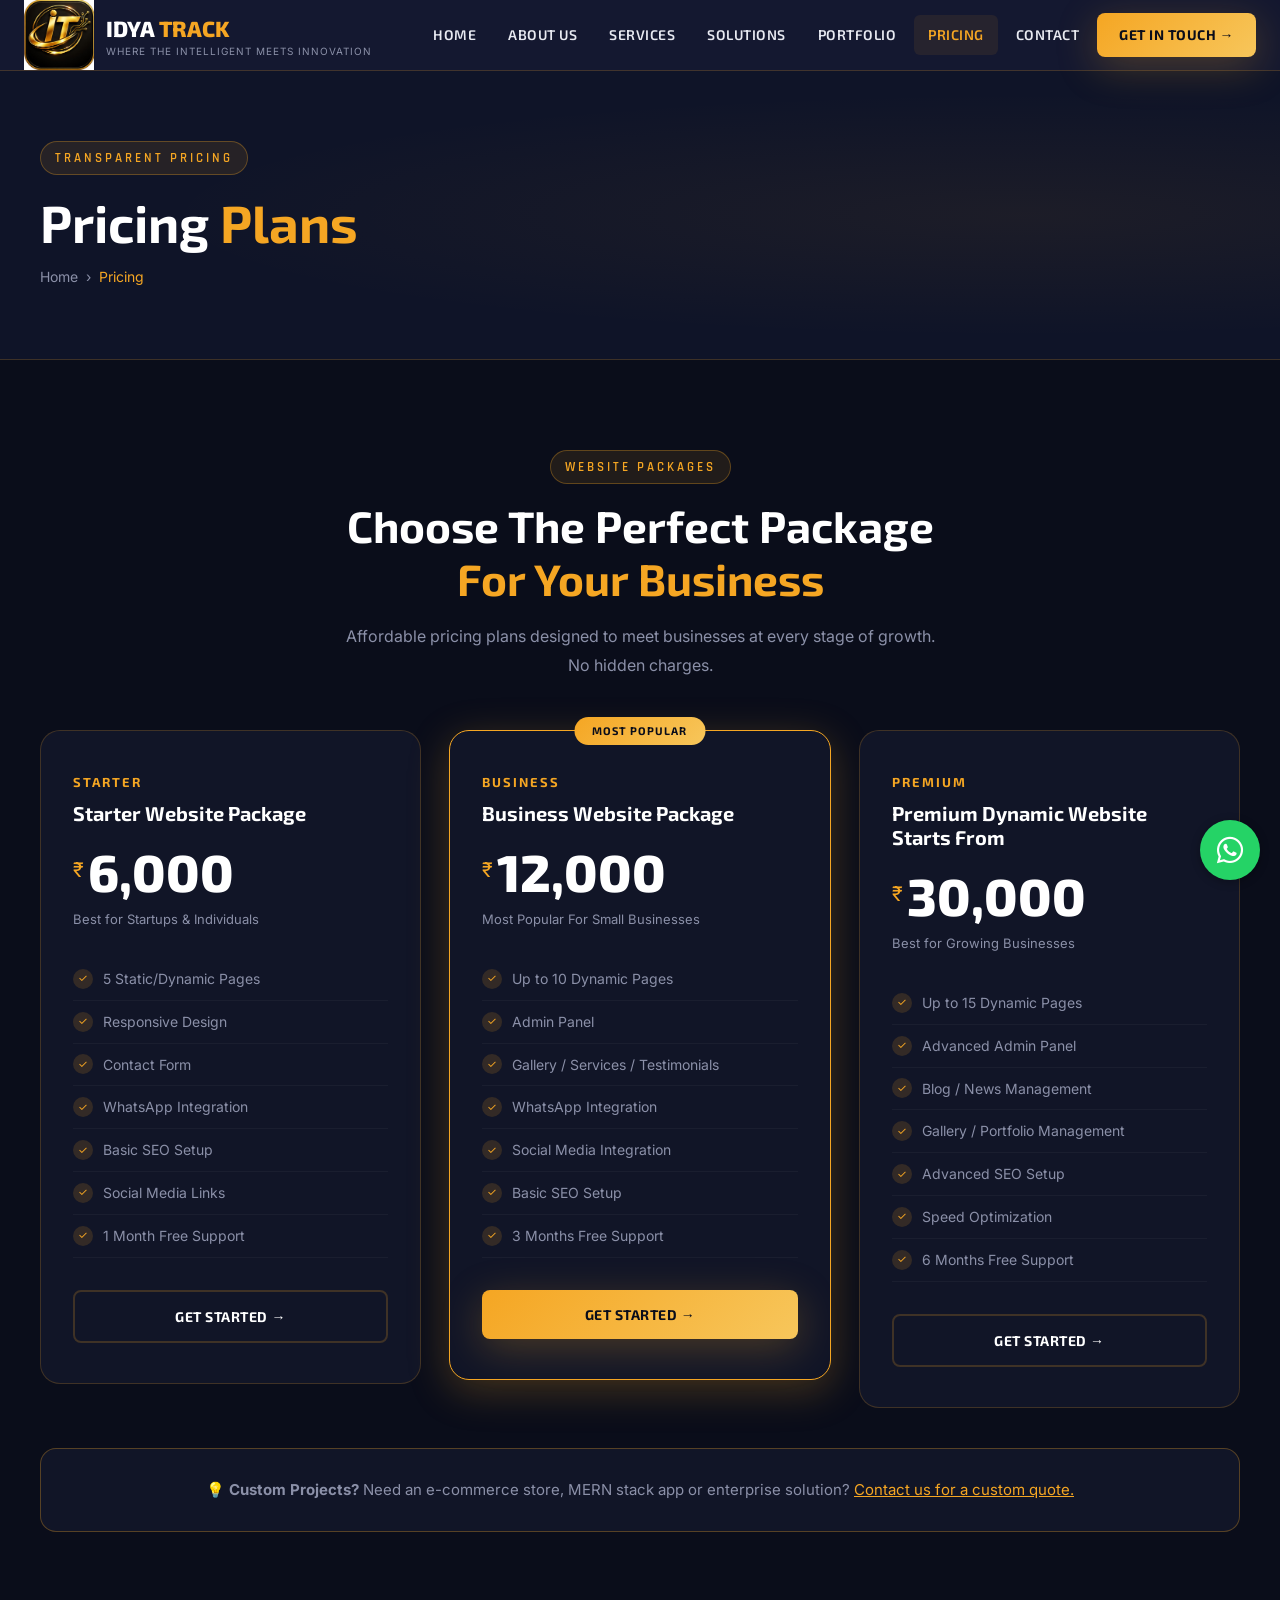
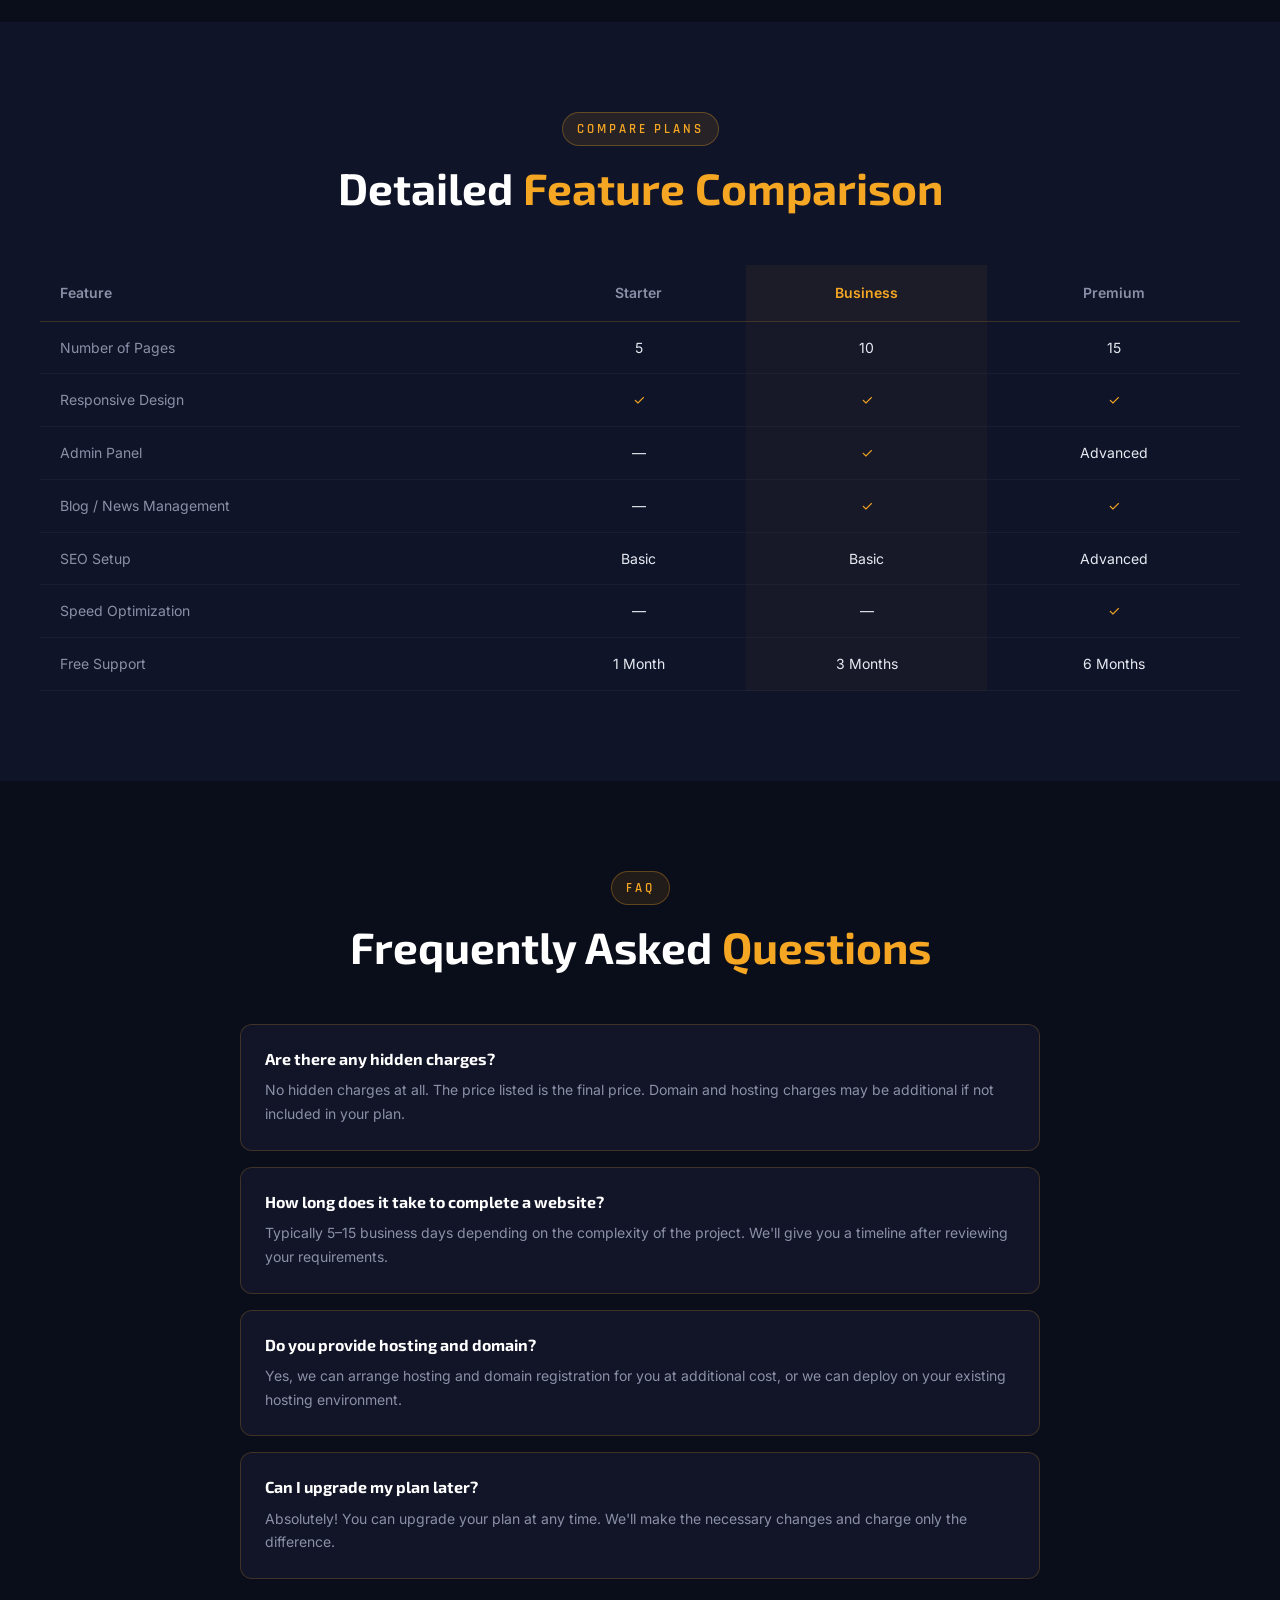
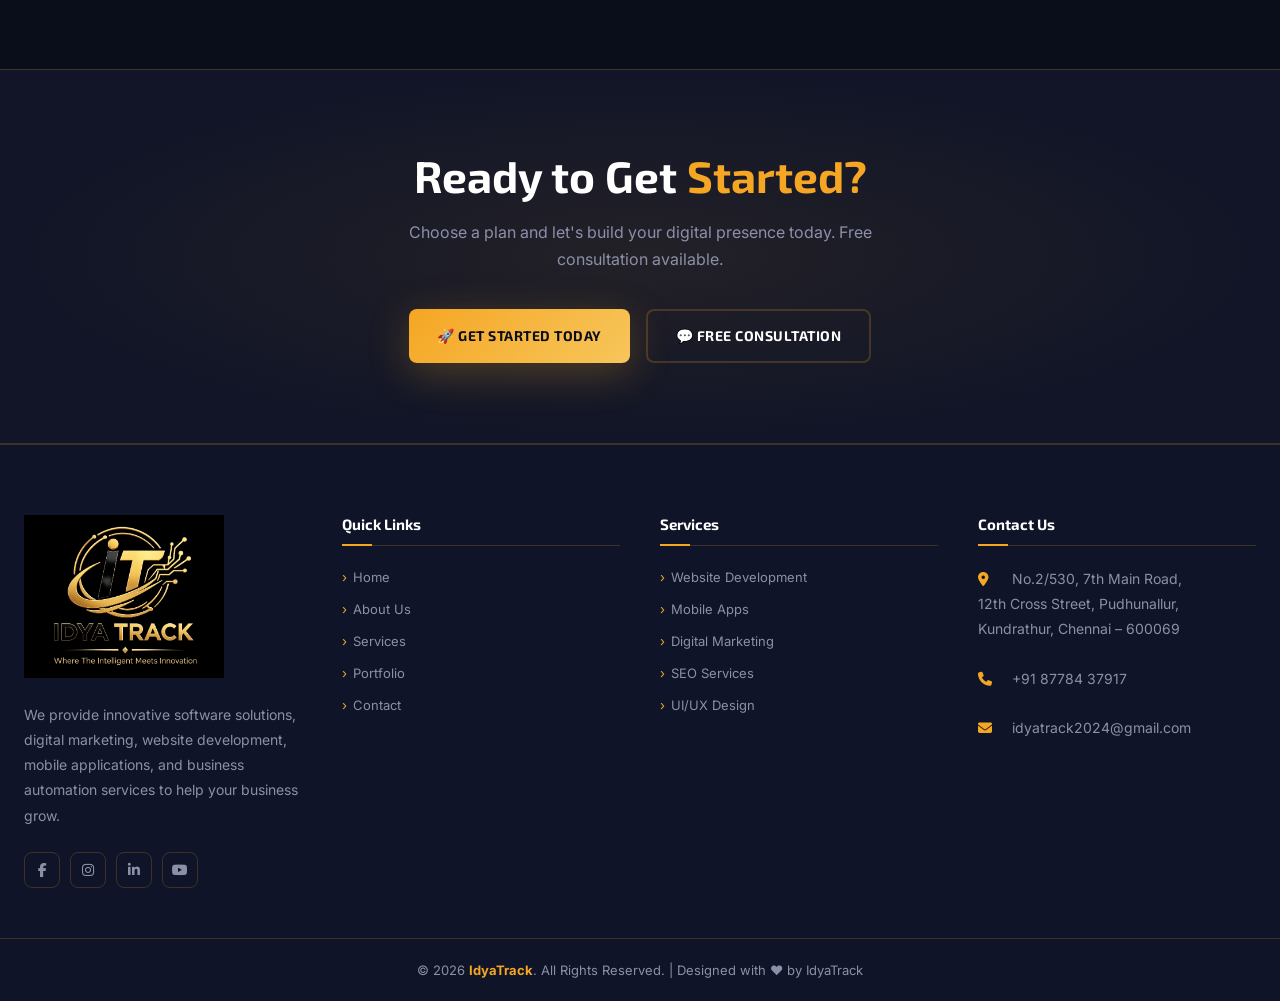
<file: pricing.html>
<!DOCTYPE html>
<html lang="en">
<head>
  <!-- Primary Meta Tags -->
  <meta charset="UTF-8" />
  <meta name="viewport" content="width=device-width, initial-scale=1.0" />
  <title>Pricing Plans - Web Design & Development Packages | IdyaTrack Chennai</title>
  <meta name="description" content="Transparent pricing for websites, web apps and digital marketing in Chennai. Starter ₹5,000 | Business ₹10,000 | Premium ₹15,000." />
  <meta name="keywords" content="web design pricing Chennai, website cost, development packages, digital marketing pricing, affordable web design" />
  <meta name="author" content="IdyaTrack Software Solutions" />
  <meta name="robots" content="index, follow" />

  <!-- Open Graph / Facebook -->
  <meta property="og:type" content="website" />
  <meta property="og:url" content="https://idyatrack.in/pricing.html" /> 
  <meta property="og:title" content="Pricing Plans - Web Design & Development Packages | IdyaTrack Chennai" />
  <meta property="og:description" content="Transparent pricing for websites, web apps and digital marketing in Chennai. Starter ₹5,000 | Business ₹10,000 | Premium ₹15,000." />
  <meta property="og:image" content="https://idyatrack.in/images/icon.jpeg" />
  <meta property="og:site_name" content="IdyaTrack Software Solutions" />
  <meta property="og:locale" content="en_IN" />

  <!-- Twitter -->
  <meta name="twitter:card" content="summary_large_image" />
  <meta name="twitter:url" content="https://idyatrack.in/pricing.html" /> 
  <meta name="twitter:title" content="Pricing Plans - Web Design & Development Packages | IdyaTrack Chennai" />
  <meta name="twitter:description" content="Transparent pricing for websites, web apps and digital marketing in Chennai. Starter ₹5,000 | Business ₹10,000 | Premium ₹15,000." />
  <meta name="twitter:image" content="https://idyatrack.in/images/icon.jpeg" />  

  <!-- Canonical URL -->
  <link rel="canonical" href="https://idyatrack.in/pricing.html" />  

  <!-- Favicon -->
  <link rel="icon" href="images/icon.jpeg" type="image/jpeg" />
  <link rel="shortcut icon" href="images/icon.jpeg" type="image/jpeg" />

  <!-- Stylesheets -->
  <link rel="stylesheet" href="css/style.css" />
  <link rel="stylesheet" href="https://cdnjs.cloudflare.com/ajax/libs/font-awesome/6.5.1/css/all.min.css" />
</head>
<body>



<nav class="navbar"><div class="nav-inner">
  <a href="index.html" class="logo">
    <img src="images/icon.jpeg" alt="IdyaTrack Logo" style="max-width: 70px; height: auto;">
    
    <div class="logo-content">
        <span class="logo-text">
            IDYA <span>TRACK</span>
        </span>
        <span class="logo-sub">
            Where The Intelligent Meets Innovation
        </span>
    </div>
</a>
  <div class="nav-links">
    <a href="index.html">Home</a><a href="about.html">About Us</a><a href="services.html">Services</a>
    <a href="solutions.html">Solutions</a><a href="portfolio.html">Portfolio</a><a href="pricing.html" class="active">Pricing</a>
    <a href="contact.html">Contact</a><a href="contact.html" class="nav-cta">Get In Touch →</a>
  </div>
  <div class="hamburger"><span></span><span></span><span></span></div>
</div></nav>
<div class="mobile-nav"><span class="mobile-close">✕</span>
  <a href="index.html">Home</a><a href="about.html">About Us</a><a href="services.html">Services</a>
  <a href="solutions.html">Solutions</a><a href="portfolio.html">Portfolio</a><a href="pricing.html">Pricing</a><a href="contact.html">Contact</a>
</div>

<div class="page-hero"><div class="container page-hero-inner">
  <span class="section-tag">Transparent Pricing</span>
  <h1>Pricing <span>Plans</span></h1>
  <div class="breadcrumb"><a href="index.html">Home</a> › <span>Pricing</span></div>
</div></div>

<section class="section" style="background:var(--dark);">
  <div class="container">
    <div class="text-center">
      <span class="section-tag">Website Packages</span>
      <h2 class="section-title">Choose The Perfect Package<br><span>For Your Business</span></h2>
      <p class="section-desc">Affordable pricing plans designed to meet businesses at every stage of growth. No hidden charges.</p>
    </div>
    <div class="pricing-grid">

      <!-- STARTER -->
      <div class="pricing-card">
        <div class="pricing-plan">Starter</div>
        <h3>Starter Website Package</h3>
        <div class="pricing-price">
          <span class="price-currency">₹</span>
          <span class="price-amount">6,000</span>
        </div>
        <p class="pricing-desc">Best for Startups & Individuals</p>
        <ul class="pricing-features">
          <li>5 Static/Dynamic Pages</li>
          <li>Responsive Design</li>
          <li>Contact Form</li>
          <li>WhatsApp Integration</li>
          <li>Basic SEO Setup</li>
          <li>Social Media Links</li>
          <li>1 Month Free Support</li>
        </ul>
        <a href="contact.html" class="btn btn-outline" style="width:100%;justify-content:center;">Get Started →</a>
      </div>

      <!-- BUSINESS -->
      <div class="pricing-card popular">
        <span class="popular-badge">Most Popular</span>
        <div class="pricing-plan">Business</div>
        <h3>Business Website Package</h3>
        <div class="pricing-price">
          <span class="price-currency">₹</span>
          <span class="price-amount">12,000</span>
        </div>
        <p class="pricing-desc">Most Popular For Small Businesses</p>
        <ul class="pricing-features">
          <li>Up to 10 Dynamic Pages</li>
          <li>Admin Panel</li>
          <li>Gallery / Services / Testimonials</li>
          <li>WhatsApp Integration</li>
          <li>Social Media Integration</li>
          <li>Basic SEO Setup</li>
          <li>3 Months Free Support</li>
        </ul>
        <a href="contact.html" class="btn btn-primary" style="width:100%;justify-content:center;">Get Started →</a>
      </div>

      <!-- PREMIUM -->
      <div class="pricing-card">
        <div class="pricing-plan">Premium</div>
        <h3>Premium Dynamic Website Starts From</h3>
        <div class="pricing-price">
          <span class="price-currency">₹</span>
          <span class="price-amount">30,000</span>
        </div>
        <p class="pricing-desc">Best for Growing Businesses</p>
        <ul class="pricing-features">
          <li>Up to 15 Dynamic Pages</li>
          <li>Advanced Admin Panel</li>
          <li>Blog / News Management</li>
          <li>Gallery / Portfolio Management</li>
          <li>Advanced SEO Setup</li>
          <li>Speed Optimization</li>
          <li>6 Months Free Support</li>
        </ul>
        <a href="contact.html" class="btn btn-outline" style="width:100%;justify-content:center;">Get Started →</a>
      </div>

    </div>

    <!-- NOTE -->
    <div class="pricing-note">
      <p>💡 <strong>Custom Projects?</strong> Need an e-commerce store, MERN stack app or enterprise solution? <a href="contact.html" style="color:var(--primary);text-decoration:underline;">Contact us for a custom quote.</a></p>
    </div>
  </div>
</section>

<!-- COMPARISON TABLE -->
<section class="section" style="background:var(--dark2);">
  <div class="container">
    <div class="text-center">
      <span class="section-tag">Compare Plans</span>
      <h2 class="section-title">Detailed <span>Feature Comparison</span></h2>
    </div>
    <div class="comparison-section">
      <table class="comparison-table">
        <thead>
          <tr>
            <th>Feature</th>
            <th>Starter</th>
            <th>Business</th>
            <th>Premium</th>
          </tr>
        </thead>
        <tbody>
          <tr>
            <td>Number of Pages</td>
            <td>5</td>
            <td>10</td>
            <td>15</td>
          </tr>
          <tr>
            <td>Responsive Design</td>
            <td class="checked">✓</td>
            <td class="checked">✓</td>
            <td class="checked">✓</td>
          </tr>
          <tr>
            <td>Admin Panel</td>
            <td>—</td>
            <td class="checked">✓</td>
            <td>Advanced</td>
          </tr>
          <tr>
            <td>Blog / News Management</td>
            <td>—</td>
            <td class="checked">✓</td>
            <td class="checked">✓</td>
          </tr>
          <tr>
            <td>SEO Setup</td>
            <td>Basic</td>
            <td>Basic</td>
            <td>Advanced</td>
          </tr>
          <tr>
            <td>Speed Optimization</td>
            <td>—</td>
            <td>—</td>
            <td class="checked">✓</td>
          </tr>
          <tr>
            <td>Free Support</td>
            <td>1 Month</td>
            <td>3 Months</td>
            <td>6 Months</td>
          </tr>
        </tbody>
      </table>
    </div>
  </div>
</section>

<!-- FAQ -->
<section class="section" style="background:var(--dark);">
  <div class="container">
    <div class="text-center">
      <span class="section-tag">FAQ</span>
      <h2 class="section-title">Frequently Asked <span>Questions</span></h2>
    </div>
    <div class="faq-container">
      <div class="faq-item">
        <h4>Are there any hidden charges?</h4>
        <p>No hidden charges at all. The price listed is the final price. Domain and hosting charges may be additional if not included in your plan.</p>
      </div>
      <div class="faq-item">
        <h4>How long does it take to complete a website?</h4>
        <p>Typically 5–15 business days depending on the complexity of the project. We'll give you a timeline after reviewing your requirements.</p>
      </div>
      <div class="faq-item">
        <h4>Do you provide hosting and domain?</h4>
        <p>Yes, we can arrange hosting and domain registration for you at additional cost, or we can deploy on your existing hosting environment.</p>
      </div>
      <div class="faq-item">
        <h4>Can I upgrade my plan later?</h4>
        <p>Absolutely! You can upgrade your plan at any time. We'll make the necessary changes and charge only the difference.</p>
      </div>
    </div>
  </div>
</section>

<section class="cta-section">
  <div class="container">
    <h2>Ready to Get <span style="color:var(--primary)">Started?</span></h2>
    <p>Choose a plan and let's build your digital presence today. Free consultation available.</p>
    <div class="cta-btns">
      <a href="contact.html" class="btn btn-primary">🚀 Get Started Today</a>
      <a href="contact.html" class="btn btn-outline">💬 Free Consultation</a>
    </div>
  </div>
</section>

<footer class="footer">
  <div class="footer-container">
    <div class="footer-box">
      <a href="index.html"><img src="images/logo.jpeg" alt="IdyaTrack Logo" style="max-width: 200px; height: auto; margin-bottom: 16px;"></a>
      <p>We provide innovative software solutions, digital marketing, website development, mobile applications, and business automation services to help your business grow.</p>
      <div class="social-icons">
        <a href="#"><i class="fab fa-facebook-f"></i></a>
        <a href="#"><i class="fab fa-instagram"></i></a>
        <a href="#"><i class="fab fa-linkedin-in"></i></a>
        <a href="#"><i class="fab fa-youtube"></i></a>
      </div>
    </div>
    <div class="footer-box">
      <h3>Quick Links</h3>
      <ul>
        <li><a href="index.html">Home</a></li>
        <li><a href="about.html">About Us</a></li>
        <li><a href="services.html">Services</a></li>
        <li><a href="portfolio.html">Portfolio</a></li>
        <li><a href="contact.html">Contact</a></li>
      </ul>
    </div>
    <div class="footer-box">
      <h3>Services</h3>
      <ul>
        <li><a href="#">Website Development</a></li>
        <li><a href="#">Mobile Apps</a></li>
        <li><a href="#">Digital Marketing</a></li>
        <li><a href="#">SEO Services</a></li>
        <li><a href="#">UI/UX Design</a></li>
      </ul>
    </div>
    <div class="footer-box">
      <h3>Contact Us</h3>
      <p><i class="fas fa-map-marker-alt"></i> No.2/530, 7th Main Road,<br>12th Cross Street, Pudhunallur, Kundrathur, Chennai – 600069</p>
      <p><i class="fas fa-phone"></i> +91 87784 37917</p>
      <p><i class="fas fa-envelope"></i> idyatrack2024@gmail.com</p>
    </div>
  </div>
  <div class="footer-bottom">
    <p>© 2026 <strong>IdyaTrack</strong>. All Rights Reserved. | Designed with ❤️ by IdyaTrack</p>
  </div>
</footer>

<a href="https://wa.me/918778437917" class="whatsapp-float" target="_blank">
  <i class="fab fa-whatsapp"></i>
</a>

<script src="js/main.js"></script>
</body>
</html>
</file>
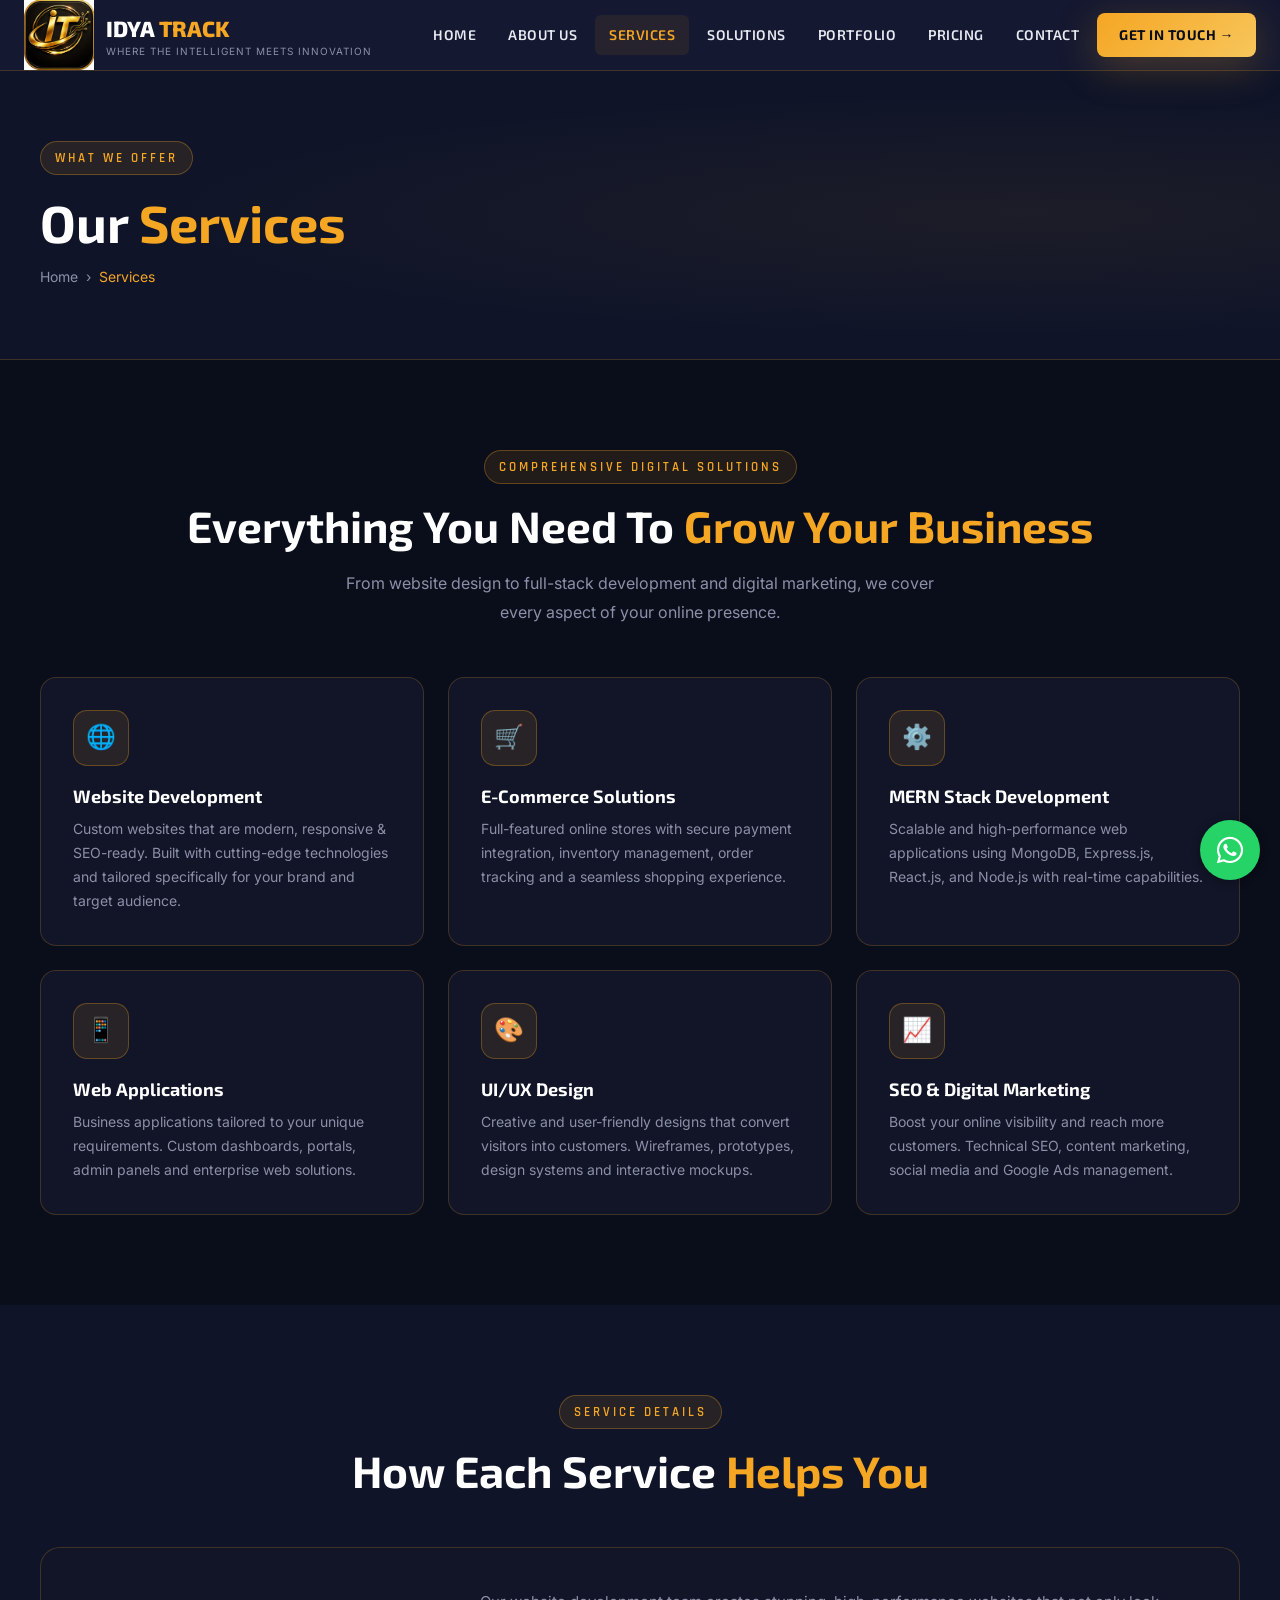
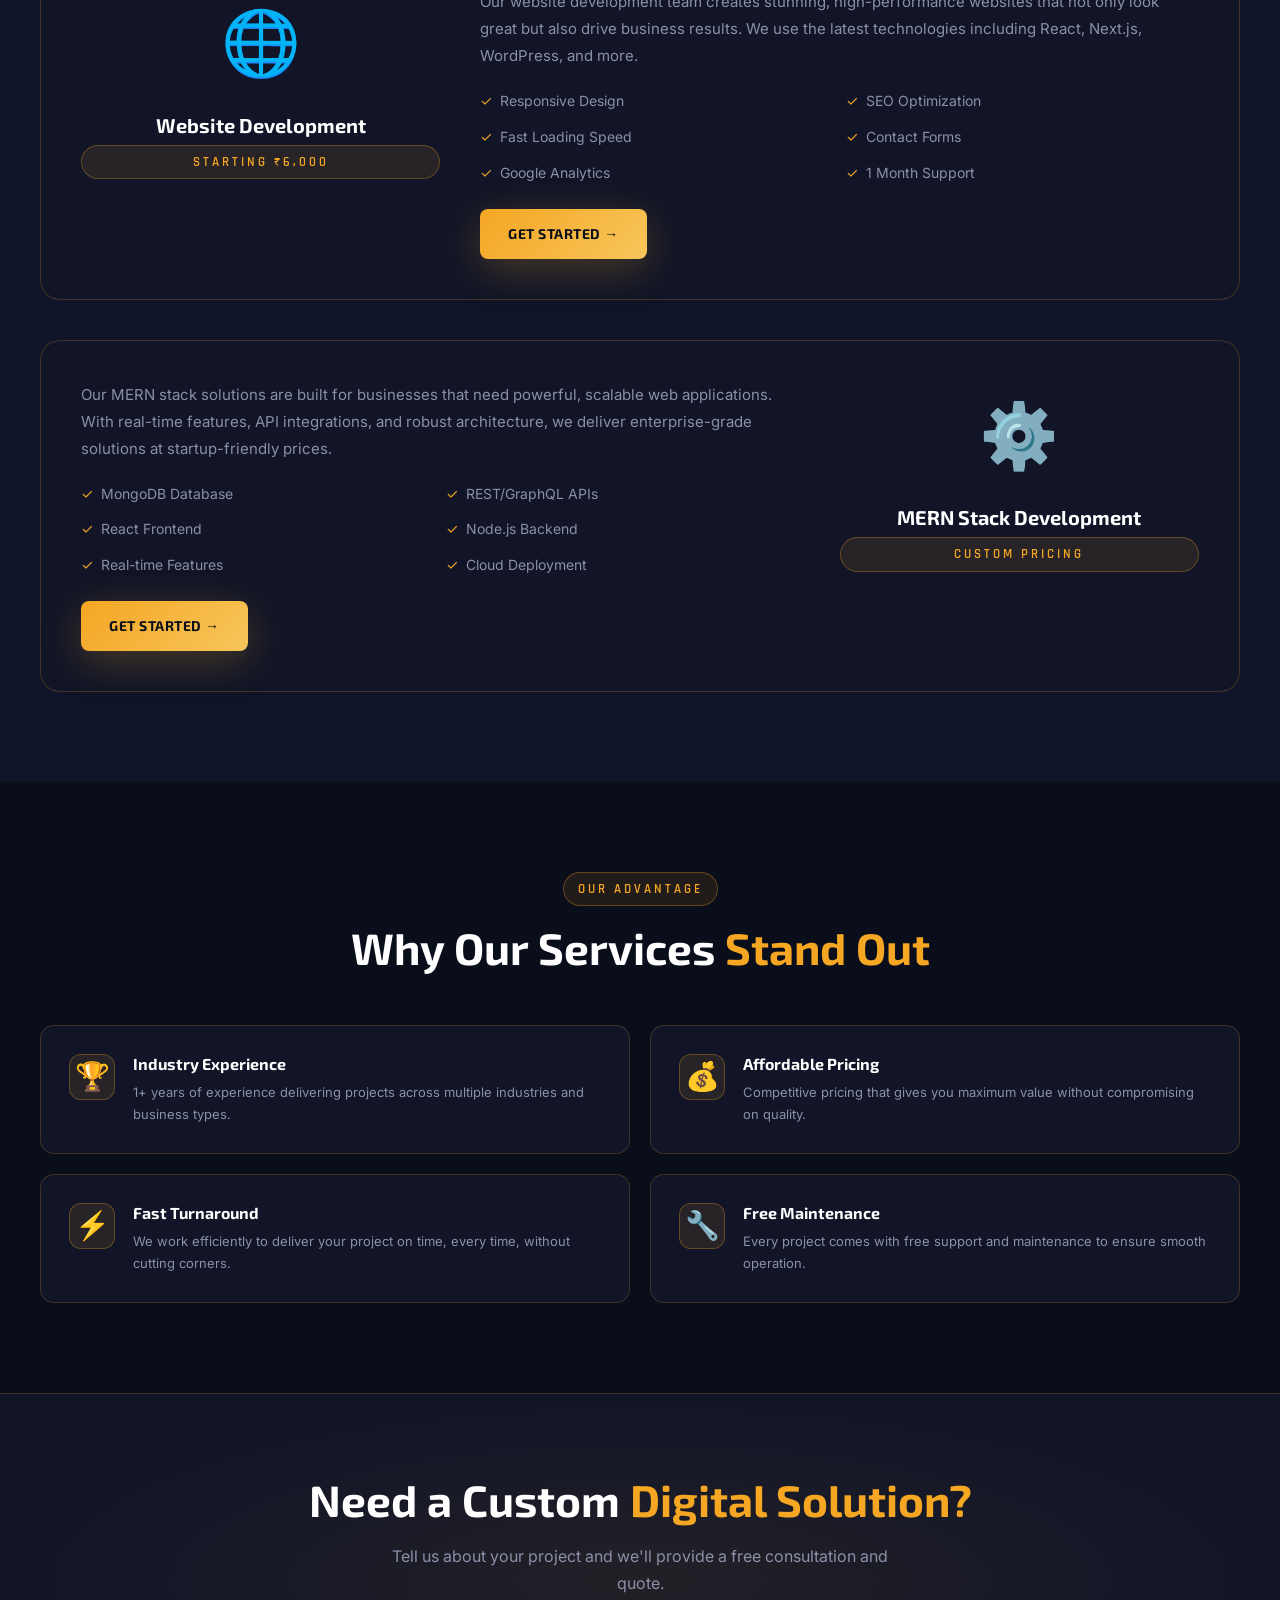
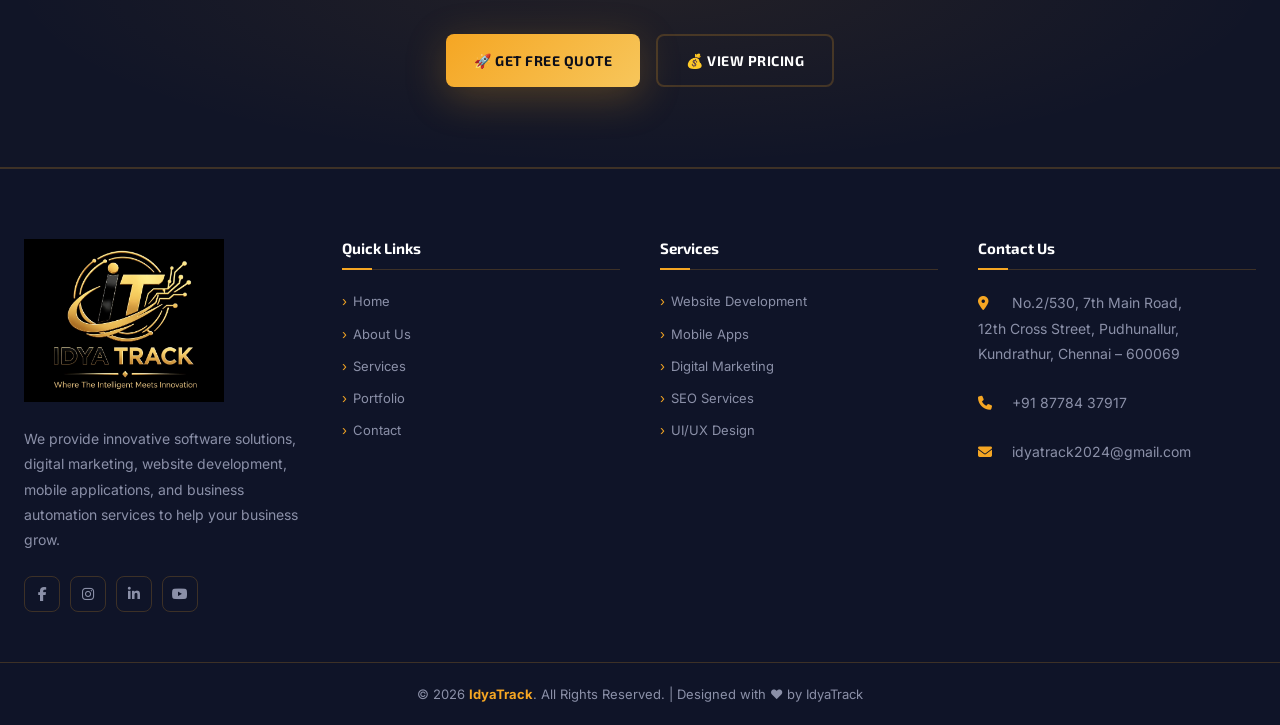
<file: services.html>
<!DOCTYPE html>
<html lang="en">
<head>
  <!-- Primary Meta Tags -->
  <meta charset="UTF-8" />
  <meta name="viewport" content="width=device-width, initial-scale=1.0" />
  <title>Digital Services in Chennai | Web, E-Commerce, MERN, SEO | IdyaTrack</title>
  <meta name="description" content="IdyaTrack's professional digital services in Chennai - Website Development, E-Commerce, MERN Stack, Web Applications, UI/UX Design, SEO & Digital Marketing to grow your business." />
  <meta name="keywords" content="web development services Chennai, e-commerce solutions, MERN stack development Chennai, UI/UX design services, SEO services Chennai, digital marketing company" />
  <meta name="author" content="IdyaTrack Software Solutions" />
  <meta name="robots" content="index, follow" />

  <!-- Open Graph / Facebook -->
  <meta property="og:type" content="website" />
  <meta property="og:url" content="https://idyatrack.in/services.html" />  
  <meta property="og:title" content="Digital Services in Chennai | IdyaTrack Software Solutions" />
  <meta property="og:description" content="IdyaTrack's professional digital services in Chennai - Website Development, E-Commerce, MERN Stack, Web Applications, UI/UX Design, SEO & Digital Marketing." />
  <meta property="og:image" content="https://idyatrack.in/images/icon.jpeg" />
  <meta property="og:site_name" content="IdyaTrack Software Solutions" />
  <meta property="og:locale" content="en_IN" />

  <!-- Twitter -->
  <meta name="twitter:card" content="summary_large_image" />
  <meta name="twitter:url" content="https://idyatrack.in/services.html" /> 
  <meta name="twitter:title" content="Digital Services in Chennai | IdyaTrack Software Solutions" />
  <meta name="twitter:description" content="IdyaTrack's professional digital services in Chennai - Website Development, E-Commerce, MERN Stack, Web Applications, UI/UX Design, SEO & Digital Marketing." />
  <meta name="twitter:image" content="https://idyatrack.in/images/icon.jpeg" />

  <!-- Canonical URL -->
  <link rel="canonical" href="https://idyatrack.in/services.html" />

  <!-- Favicon -->
  <link rel="icon" href="images/icon.jpeg" type="image/jpeg" />
  <link rel="shortcut icon" href="images/icon.jpeg" type="image/jpeg" />

  <!-- Stylesheets -->
  <link rel="stylesheet" href="css/style.css" />
  <link rel="stylesheet" href="https://cdnjs.cloudflare.com/ajax/libs/font-awesome/6.5.1/css/all.min.css" />
</head>
<body>



<nav class="navbar"><div class="nav-inner">
  <a href="index.html" class="logo">
      <img src="images/icon.jpeg" alt="IdyaTrack Logo" style="max-width: 70px; height: auto;">
      
      <div class="logo-content">
        <span class="logo-text">
            IDYA <span>TRACK</span>
        </span>
        <span class="logo-sub">
            Where The Intelligent Meets Innovation
        </span>
      </div>
    </a>
  <div class="nav-links">
    <a href="index.html">Home</a><a href="about.html">About Us</a><a href="services.html" class="active">Services</a>
    <a href="solutions.html">Solutions</a><a href="portfolio.html">Portfolio</a><a href="pricing.html">Pricing</a>
    <a href="contact.html">Contact</a><a href="contact.html" class="nav-cta">Get In Touch →</a>
  </div>
  <div class="hamburger"><span></span><span></span><span></span></div>
</div></nav>
<div class="mobile-nav"><span class="mobile-close">✕</span>
  <a href="index.html">Home</a><a href="about.html">About Us</a><a href="services.html">Services</a>
  <a href="solutions.html">Solutions</a><a href="portfolio.html">Portfolio</a><a href="pricing.html">Pricing</a><a href="contact.html">Contact</a>
</div>

<div class="page-hero"><div class="container page-hero-inner">
  <span class="section-tag">What We Offer</span>
  <h1>Our <span>Services</span></h1>
  <div class="breadcrumb"><a href="index.html">Home</a> › <span>Services</span></div>
</div></div>

<!-- INTRO -->
<section class="section" style="background:var(--dark);">
  <div class="container">
    <div class="text-center">
      <span class="section-tag">Comprehensive Digital Solutions</span>
      <h2 class="section-title">Everything You Need To <span>Grow Your Business</span></h2>
      <p class="section-desc">From website design to full-stack development and digital marketing, we cover every aspect of your online presence.</p>
    </div>
    <div class="services-grid" style="margin-top:50px;">
      <div class="service-card">
        <div class="service-icon">🌐</div>
        <h3>Website Development</h3>
        <p>Custom websites that are modern, responsive & SEO-ready. Built with cutting-edge technologies and tailored specifically for your brand and target audience.</p>
      </div>
      <div class="service-card">
        <div class="service-icon">🛒</div>
        <h3>E-Commerce Solutions</h3>
        <p>Full-featured online stores with secure payment integration, inventory management, order tracking and a seamless shopping experience.</p>
      </div>
      <div class="service-card">
        <div class="service-icon">⚙️</div>
        <h3>MERN Stack Development</h3>
        <p>Scalable and high-performance web applications using MongoDB, Express.js, React.js, and Node.js with real-time capabilities.</p>
      </div>
      <div class="service-card">
        <div class="service-icon">📱</div>
        <h3>Web Applications</h3>
        <p>Business applications tailored to your unique requirements. Custom dashboards, portals, admin panels and enterprise web solutions.</p>
      </div>
      <div class="service-card">
        <div class="service-icon">🎨</div>
        <h3>UI/UX Design</h3>
        <p>Creative and user-friendly designs that convert visitors into customers. Wireframes, prototypes, design systems and interactive mockups.</p>
      </div>
      <div class="service-card">
        <div class="service-icon">📈</div>
        <h3>SEO & Digital Marketing</h3>
        <p>Boost your online visibility and reach more customers. Technical SEO, content marketing, social media and Google Ads management.</p>
      </div>
    </div>
  </div>
</section>

<!-- DETAILED SERVICES -->
<section class="section" style="background:var(--dark2);">
  <div class="container">
    <div class="text-center">
      <span class="section-tag">Service Details</span>
      <h2 class="section-title">How Each Service <span>Helps You</span></h2>
    </div>
    <div class="services-detailed-grid">

      <div class="service-detail-card">
        <div class="service-detail-icon-box">
          <div class="icon">🌐</div>
          <h3>Website Development</h3>
          <span class="section-tag price-tag">Starting ₹6,000</span>
        </div>
        <div class="service-detail-content">
          <p>Our website development team creates stunning, high-performance websites that not only look great but also drive business results. We use the latest technologies including React, Next.js, WordPress, and more.</p>
          <div class="service-detail-features">
            <div class="service-detail-feature"><span>✓</span> Responsive Design</div>
            <div class="service-detail-feature"><span>✓</span> SEO Optimization</div>
            <div class="service-detail-feature"><span>✓</span> Fast Loading Speed</div>
            <div class="service-detail-feature"><span>✓</span> Contact Forms</div>
            <div class="service-detail-feature"><span>✓</span> Google Analytics</div>
            <div class="service-detail-feature"><span>✓</span> 1 Month Support</div>
          </div>
          <a href="contact.html" class="btn btn-primary">Get Started →</a>
        </div>
      </div>

      <div class="service-detail-card reverse">
        <div class="service-detail-content">
          <p>Our MERN stack solutions are built for businesses that need powerful, scalable web applications. With real-time features, API integrations, and robust architecture, we deliver enterprise-grade solutions at startup-friendly prices.</p>
          <div class="service-detail-features">
            <div class="service-detail-feature"><span>✓</span> MongoDB Database</div>
            <div class="service-detail-feature"><span>✓</span> REST/GraphQL APIs</div>
            <div class="service-detail-feature"><span>✓</span> React Frontend</div>
            <div class="service-detail-feature"><span>✓</span> Node.js Backend</div>
            <div class="service-detail-feature"><span>✓</span> Real-time Features</div>
            <div class="service-detail-feature"><span>✓</span> Cloud Deployment</div>
          </div>
          <a href="contact.html" class="btn btn-primary">Get Started →</a>
        </div>
        <div class="service-detail-icon-box">
          <div class="icon">⚙️</div>
          <h3>MERN Stack Development</h3>
          <span class="section-tag price-tag">Custom Pricing</span>
        </div>
      </div>

    </div>
  </div>
</section>

<!-- WHY CHOOSE -->
<section class="section" style="background:var(--dark);">
  <div class="container">
    <div class="text-center">
      <span class="section-tag">Our Advantage</span>
      <h2 class="section-title">Why Our Services <span>Stand Out</span></h2>
    </div>
    <div class="why-grid">
      <div class="why-card"><span class="why-icon">🏆</span><div><h4>Industry Experience</h4><p>1+ years of experience delivering projects across multiple industries and business types.</p></div></div>
      <div class="why-card"><span class="why-icon">💰</span><div><h4>Affordable Pricing</h4><p>Competitive pricing that gives you maximum value without compromising on quality.</p></div></div>
      <div class="why-card"><span class="why-icon">⚡</span><div><h4>Fast Turnaround</h4><p>We work efficiently to deliver your project on time, every time, without cutting corners.</p></div></div>
      <div class="why-card"><span class="why-icon">🔧</span><div><h4>Free Maintenance</h4><p>Every project comes with free support and maintenance to ensure smooth operation.</p></div></div>
    </div>
  </div>
</section>

<section class="cta-section">
  <div class="container">
    <h2>Need a Custom <span style="color:var(--primary)">Digital Solution?</span></h2>
    <p>Tell us about your project and we'll provide a free consultation and quote.</p>
    <div class="cta-btns">
      <a href="contact.html" class="btn btn-primary">🚀 Get Free Quote</a>
      <a href="pricing.html" class="btn btn-outline">💰 View Pricing</a>
    </div>
  </div>
</section>

<footer class="footer">
  <div class="footer-container">
    <div class="footer-box">
      <a href="index.html"><img src="images/logo.jpeg" alt="IdyaTrack Logo" style="max-width: 200px; height: auto; margin-bottom: 16px;"></a>
      <p>We provide innovative software solutions, digital marketing, website development, mobile applications, and business automation services to help your business grow.</p>
      <div class="social-icons">
        <a href="#"><i class="fab fa-facebook-f"></i></a>
        <a href="#"><i class="fab fa-instagram"></i></a>
        <a href="#"><i class="fab fa-linkedin-in"></i></a>
        <a href="#"><i class="fab fa-youtube"></i></a>
      </div>
    </div>
    <div class="footer-box">
      <h3>Quick Links</h3>
      <ul>
        <li><a href="index.html">Home</a></li>
        <li><a href="about.html">About Us</a></li>
        <li><a href="services.html">Services</a></li>
        <li><a href="portfolio.html">Portfolio</a></li>
        <li><a href="contact.html">Contact</a></li>
      </ul>
    </div>
    <div class="footer-box">
      <h3>Services</h3>
      <ul>
        <li><a href="#">Website Development</a></li>
        <li><a href="#">Mobile Apps</a></li>
        <li><a href="#">Digital Marketing</a></li>
        <li><a href="#">SEO Services</a></li>
        <li><a href="#">UI/UX Design</a></li>
      </ul>
    </div>
    <div class="footer-box">
      <h3>Contact Us</h3>
      <p><i class="fas fa-map-marker-alt"></i> No.2/530, 7th Main Road,<br>12th Cross Street, Pudhunallur, Kundrathur, Chennai – 600069</p>
      <p><i class="fas fa-phone"></i> +91 87784 37917</p>
      <p><i class="fas fa-envelope"></i> idyatrack2024@gmail.com</p>
    </div>
  </div>
  <div class="footer-bottom">
    <p>© 2026 <strong>IdyaTrack</strong>. All Rights Reserved. | Designed with ❤️ by IdyaTrack</p>
  </div>
</footer>

<a href="https://wa.me/918778437917" class="whatsapp-float" target="_blank">
  <i class="fab fa-whatsapp"></i>
</a>

<script src="js/main.js"></script>
</body>
</html>
</file>
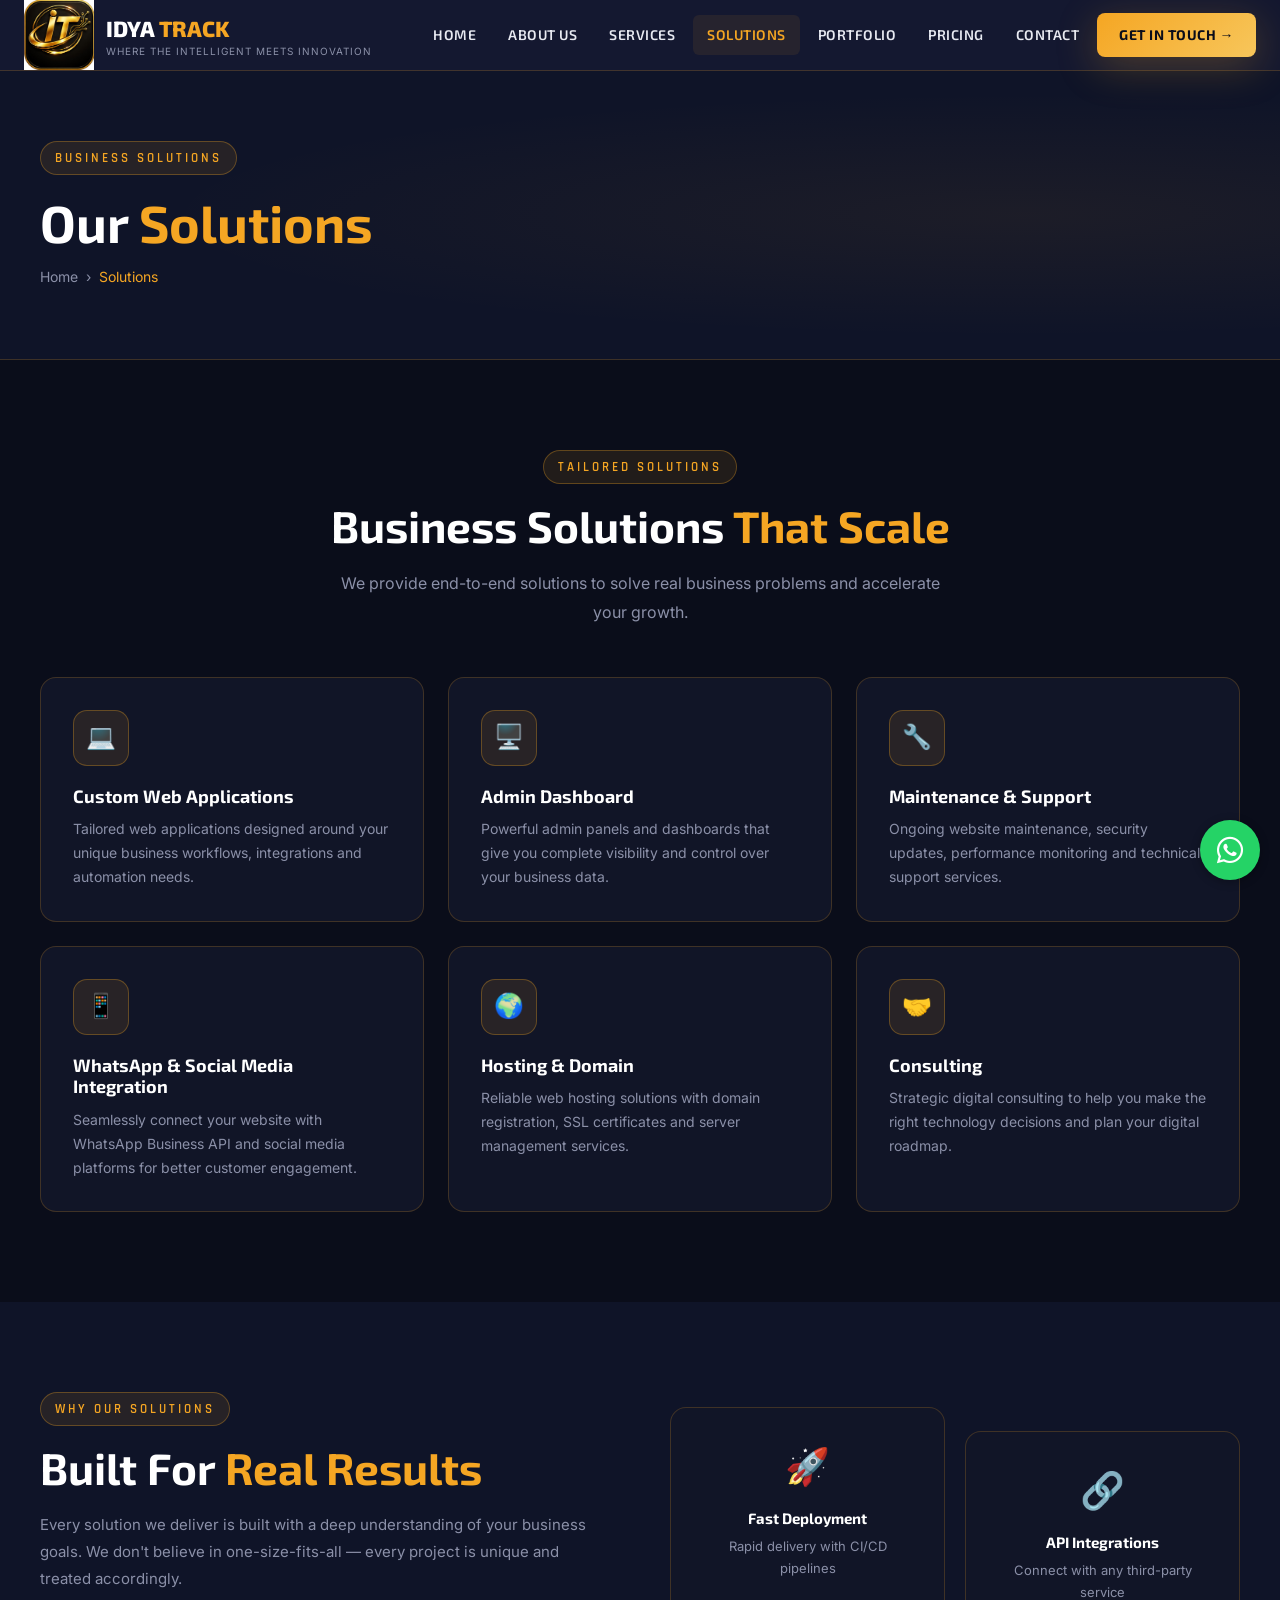
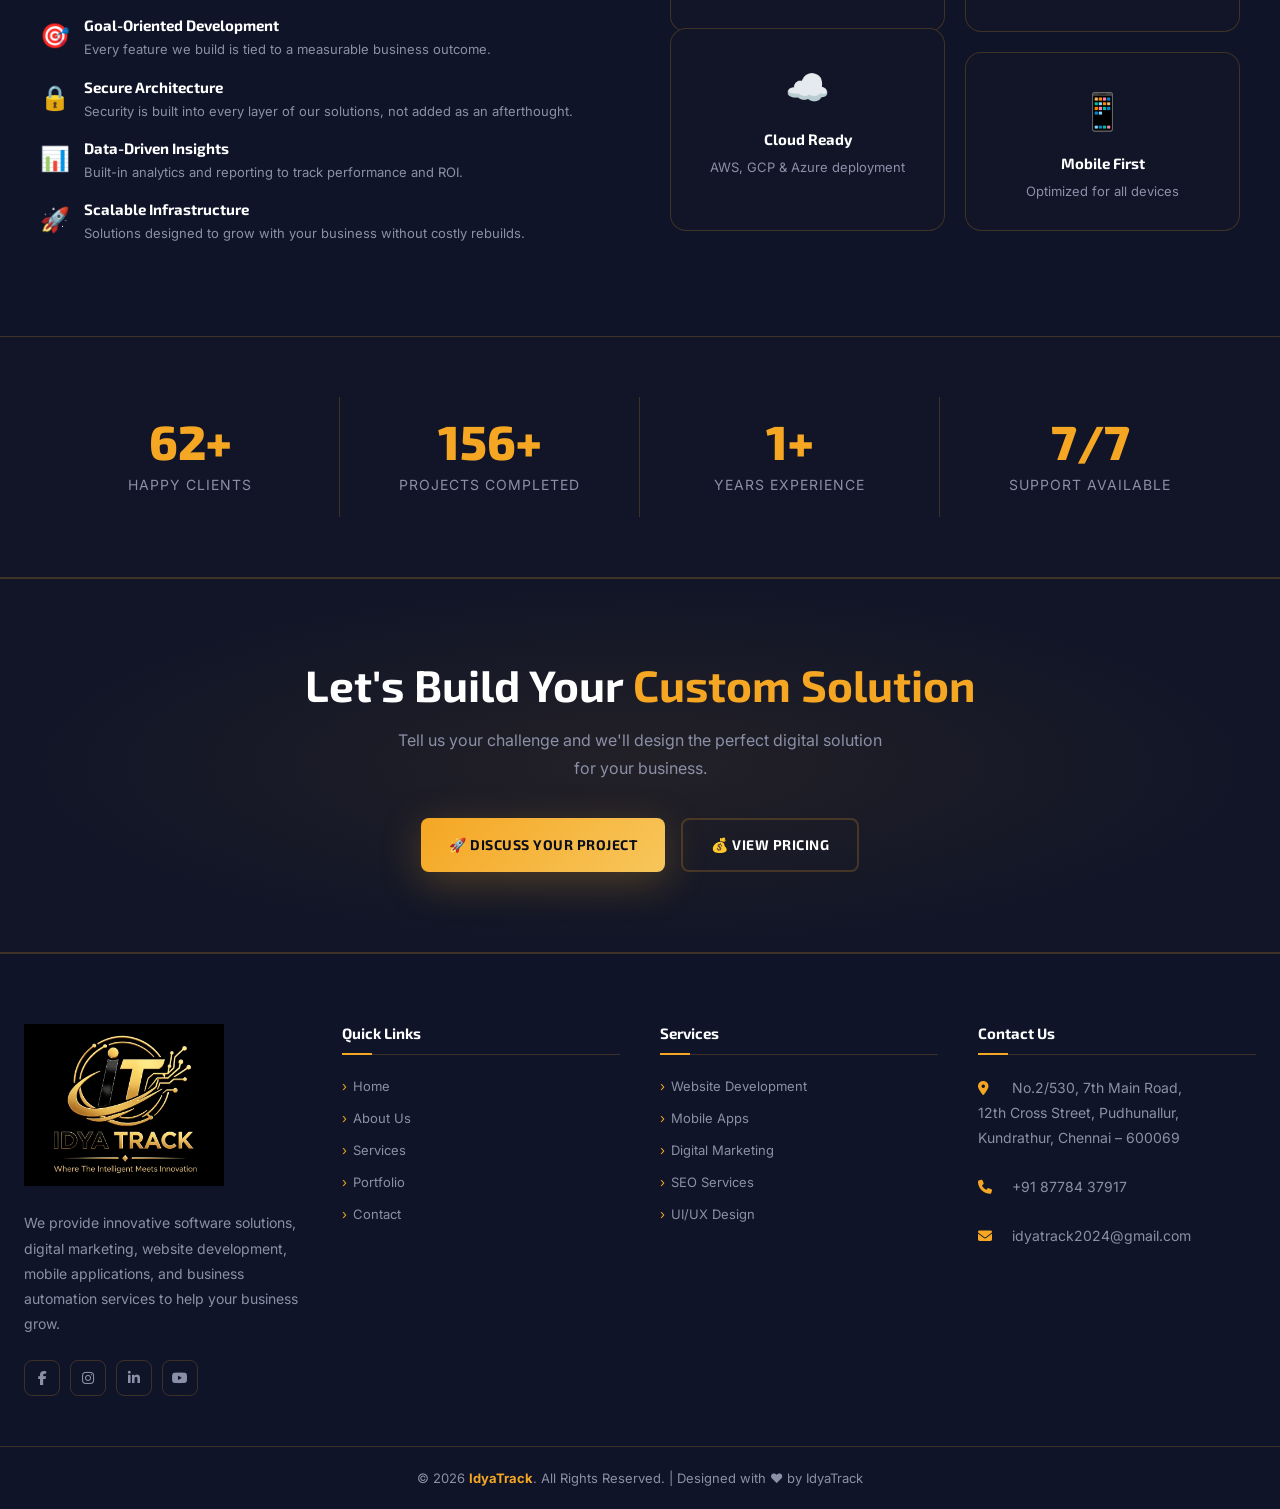
<file: solutions.html>
<!DOCTYPE html>
<html lang="en">
<head>
  <!-- Primary Meta Tags -->
  <meta charset="UTF-8" />
  <meta name="viewport" content="width=device-width, initial-scale=1.0" />
  <title>Business Solutions - Custom Apps, Dashboards & More | IdyaTrack Chennai</title>
  <meta name="description" content="IdyaTrack's business solutions - custom web applications, admin dashboards, WhatsApp & social media integration, hosting, domains, and consulting in Chennai." />
  <meta name="keywords" content="business solutions Chennai, custom web apps, admin dashboards, WhatsApp integration, web hosting Chennai, domain registration" />
  <meta name="author" content="IdyaTrack Software Solutions" />
  <meta name="robots" content="index, follow" />

  <!-- Open Graph / Facebook -->
  <meta property="og:type" content="website" />
  <meta property="og:url" content="https://idyatrack.in/solutions.html" />  
  <meta property="og:title" content="Business Solutions - Custom Apps, Dashboards & More | IdyaTrack Chennai" />
  <meta property="og:description" content="IdyaTrack's business solutions - custom web applications, admin dashboards, WhatsApp & social media integration, hosting, domains, and consulting in Chennai." />
  <meta property="og:image" content="https://idyatrack.in/images/icon.jpeg" />
  <meta property="og:site_name" content="IdyaTrack Software Solutions" />
  <meta property="og:locale" content="en_IN" />

  <!-- Twitter -->
  <meta name="twitter:card" content="summary_large_image" />
  <meta name="twitter:url" content="https://idyatrack.in/solutions.html" /> 
  <meta name="twitter:title" content="Business Solutions - Custom Apps, Dashboards & More | IdyaTrack Chennai" />
  <meta name="twitter:description" content="IdyaTrack's business solutions - custom web applications, admin dashboards, WhatsApp & social media integration, hosting, domains, and consulting in Chennai." />
  <meta name="twitter:image" content="https://idyatrack.in/images/icon.jpeg" />

  <!-- Canonical URL -->
  <link rel="canonical" href="https://idyatrack.in/solutions.html" />

  <!-- Favicon -->
  <link rel="icon" href="images/icon.jpeg" type="image/jpeg" />
  <link rel="shortcut icon" href="images/icon.jpeg" type="image/jpeg" />

  <!-- Stylesheets -->
  <link rel="stylesheet" href="css/style.css" />
  <link rel="stylesheet" href="https://cdnjs.cloudflare.com/ajax/libs/font-awesome/6.5.1/css/all.min.css" />
</head>
<body>



<nav class="navbar"><div class="nav-inner">
  <a href="index.html" class="logo">
      <img src="images/icon.jpeg" alt="IdyaTrack Logo" style="max-width: 70px; height: auto;">
      
      <div class="logo-content">
        <span class="logo-text">
            IDYA <span>TRACK</span>
        </span>
        <span class="logo-sub">
            Where The Intelligent Meets Innovation
        </span>
      </div>
    </a>
  <div class="nav-links">
    <a href="index.html">Home</a><a href="about.html">About Us</a><a href="services.html">Services</a>
    <a href="solutions.html" class="active">Solutions</a><a href="portfolio.html">Portfolio</a><a href="pricing.html">Pricing</a>
    <a href="contact.html">Contact</a><a href="contact.html" class="nav-cta">Get In Touch →</a>
  </div>
  <div class="hamburger"><span></span><span></span><span></span></div>
</div></nav>
<div class="mobile-nav"><span class="mobile-close">✕</span>
  <a href="index.html">Home</a><a href="about.html">About Us</a><a href="services.html">Services</a>
  <a href="solutions.html">Solutions</a><a href="portfolio.html">Portfolio</a><a href="pricing.html">Pricing</a><a href="contact.html">Contact</a>
</div>

<div class="page-hero"><div class="container page-hero-inner">
  <span class="section-tag">Business Solutions</span>
  <h1>Our <span>Solutions</span></h1>
  <div class="breadcrumb"><a href="index.html">Home</a> › <span>Solutions</span></div>
</div></div>

<section class="section" style="background:var(--dark);">
  <div class="container">
    <div class="text-center">
      <span class="section-tag">Tailored Solutions</span>
      <h2 class="section-title">Business Solutions <span>That Scale</span></h2>
      <p class="section-desc">We provide end-to-end solutions to solve real business problems and accelerate your growth.</p>
    </div>
    <div class="services-grid" style="margin-top:50px;">
      <div class="service-card">
        <div class="service-icon">💻</div>
        <h3>Custom Web Applications</h3>
        <p>Tailored web applications designed around your unique business workflows, integrations and automation needs.</p>
      </div>
      <div class="service-card">
        <div class="service-icon">🖥️</div>
        <h3>Admin Dashboard</h3>
        <p>Powerful admin panels and dashboards that give you complete visibility and control over your business data.</p>
      </div>
      <div class="service-card">
        <div class="service-icon">🔧</div>
        <h3>Maintenance & Support</h3>
        <p>Ongoing website maintenance, security updates, performance monitoring and technical support services.</p>
      </div>
      <div class="service-card">
        <div class="service-icon">📱</div>
        <h3>WhatsApp & Social Media Integration</h3>
        <p>Seamlessly connect your website with WhatsApp Business API and social media platforms for better customer engagement.</p>
      </div>
      <div class="service-card">
        <div class="service-icon">🌍</div>
        <h3>Hosting & Domain</h3>
        <p>Reliable web hosting solutions with domain registration, SSL certificates and server management services.</p>
      </div>
      <div class="service-card">
        <div class="service-icon">🤝</div>
        <h3>Consulting</h3>
        <p>Strategic digital consulting to help you make the right technology decisions and plan your digital roadmap.</p>
      </div>
    </div>
  </div>
</section>

<section class="section" style="background:var(--dark2);">
  <div class="container">
    <div class="solutions-two-column">
      <div class="solutions-text">
        <span class="section-tag">Why Our Solutions</span>
        <h2 class="section-title">Built For <span>Real Results</span></h2>
        <p>Every solution we deliver is built with a deep understanding of your business goals. We don't believe in one-size-fits-all — every project is unique and treated accordingly.</p>
        <div class="solutions-benefits">
          <div class="solutions-benefit">
            <span class="icon">🎯</span>
            <div><h4>Goal-Oriented Development</h4><p>Every feature we build is tied to a measurable business outcome.</p></div>
          </div>
          <div class="solutions-benefit">
            <span class="icon">🔒</span>
            <div><h4>Secure Architecture</h4><p>Security is built into every layer of our solutions, not added as an afterthought.</p></div>
          </div>
          <div class="solutions-benefit">
            <span class="icon">📊</span>
            <div><h4>Data-Driven Insights</h4><p>Built-in analytics and reporting to track performance and ROI.</p></div>
          </div>
          <div class="solutions-benefit">
            <span class="icon">🚀</span>
            <div><h4>Scalable Infrastructure</h4><p>Solutions designed to grow with your business without costly rebuilds.</p></div>
          </div>
        </div>
      </div>
      <div class="solutions-cards">
        <div class="solutions-card">
          <div class="icon">🚀</div>
          <h4>Fast Deployment</h4>
          <p>Rapid delivery with CI/CD pipelines</p>
        </div>
        <div class="solutions-card">
          <div class="icon">🔗</div>
          <h4>API Integrations</h4>
          <p>Connect with any third-party service</p>
        </div>
        <div class="solutions-card">
          <div class="icon">☁️</div>
          <h4>Cloud Ready</h4>
          <p>AWS, GCP & Azure deployment</p>
        </div>
        <div class="solutions-card">
          <div class="icon">📱</div>
          <h4>Mobile First</h4>
          <p>Optimized for all devices</p>
        </div>
      </div>
    </div>
  </div>
</section>

<section class="stats-section">
  <div class="container">
    <div class="stats-grid">
      <div class="stat-item"><span class="stat-num" data-target="200" data-suffix="+">0+</span><p class="stat-label">Happy Clients</p></div>
      <div class="stat-item"><span class="stat-num" data-target="500" data-suffix="+">0+</span><p class="stat-label">Projects Completed</p></div>
      <div class="stat-item"><span class="stat-num" data-target="5" data-suffix="+">0+</span><p class="stat-label">Years Experience</p></div>
      <div class="stat-item"><span class="stat-num" data-target="24" data-suffix="/7">0/7</span><p class="stat-label">Support Available</p></div>
    </div>
  </div>
</section>

<section class="cta-section">
  <div class="container">
    <h2>Let's Build Your <span style="color:var(--primary)">Custom Solution</span></h2>
    <p>Tell us your challenge and we'll design the perfect digital solution for your business.</p>
    <div class="cta-btns">
      <a href="contact.html" class="btn btn-primary">🚀 Discuss Your Project</a>
      <a href="pricing.html" class="btn btn-outline">💰 View Pricing</a>
    </div>
  </div>
</section>

<footer class="footer">
  <div class="footer-container">
    <div class="footer-box">
      <a href="index.html"><img src="images/logo.jpeg" alt="IdyaTrack Logo" style="max-width: 200px; height: auto; margin-bottom: 16px;"></a>
      <p>We provide innovative software solutions, digital marketing, website development, mobile applications, and business automation services to help your business grow.</p>
      <div class="social-icons">
        <a href="#"><i class="fab fa-facebook-f"></i></a>
        <a href="#"><i class="fab fa-instagram"></i></a>
        <a href="#"><i class="fab fa-linkedin-in"></i></a>
        <a href="#"><i class="fab fa-youtube"></i></a>
      </div>
    </div>
    <div class="footer-box">
      <h3>Quick Links</h3>
      <ul>
        <li><a href="index.html">Home</a></li>
        <li><a href="about.html">About Us</a></li>
        <li><a href="services.html">Services</a></li>
        <li><a href="portfolio.html">Portfolio</a></li>
        <li><a href="contact.html">Contact</a></li>
      </ul>
    </div>
    <div class="footer-box">
      <h3>Services</h3>
      <ul>
        <li><a href="#">Website Development</a></li>
        <li><a href="#">Mobile Apps</a></li>
        <li><a href="#">Digital Marketing</a></li>
        <li><a href="#">SEO Services</a></li>
        <li><a href="#">UI/UX Design</a></li>
      </ul>
    </div>
    <div class="footer-box">
      <h3>Contact Us</h3>
      <p><i class="fas fa-map-marker-alt"></i> No.2/530, 7th Main Road,<br>12th Cross Street, Pudhunallur, Kundrathur, Chennai – 600069</p>
      <p><i class="fas fa-phone"></i> +91 87784 37917</p>
      <p><i class="fas fa-envelope"></i> idyatrack2024@gmail.com</p>
    </div>
  </div>
  <div class="footer-bottom">
    <p>© 2026 <strong>IdyaTrack</strong>. All Rights Reserved. | Designed with ❤️ by IdyaTrack</p>
  </div>
</footer>

<a href="https://wa.me/918778437917" class="whatsapp-float" target="_blank">
  <i class="fab fa-whatsapp"></i>
</a>

<script src="js/main.js"></script>
</body>
</html>
</file>
<file: css/style.css>
/* ===== IDYATRACK - MAIN STYLESHEET ===== */
@import url('https://fonts.googleapis.com/css2?family=Rajdhani:wght@400;500;600;700&family=Exo+2:wght@300;400;500;600;700;800&family=Inter:wght@300;400;500;600&family=Poppins:wght@300;500;700;800&display=swap');

:root {
  --primary: #f5a623;
  --primary-dark: #d4891a;
  --dark: #0a0d1a;
  --dark2: #0f1428;
  --dark3: #141830;
  --card-bg: #111527;
  --border: rgba(245,166,35,0.2);
  --text: #e8eaf2;
  --text-muted: #8b90a8;
  --white: #ffffff;
  --gradient: linear-gradient(135deg, #f5a623 0%, #f7c65b 100%);
  --gradient-dark: linear-gradient(135deg, #0a0d1a 0%, #141830 100%);
  --shadow: 0 20px 60px rgba(0,0,0,0.5);
  --shadow-gold: 0 10px 40px rgba(245,166,35,0.25);
}

*, *::before, *::after { box-sizing: border-box; margin: 0; padding: 0; }

html { scroll-behavior: smooth; }

body {
  font-family: 'Inter', sans-serif;
  background: var(--dark);
  color: var(--text);
  line-height: 1.7;
  overflow-x: hidden;
}

h1,h2,h3,h4,h5 {
  font-family: 'Exo 2', sans-serif;
  font-weight: 700;
  line-height: 1.2;
}

a { text-decoration: none; color: inherit; transition: all 0.3s ease; }
img { max-width: 100%; }
ul { list-style: none; }

/* ===== SCROLLBAR ===== */
::-webkit-scrollbar { width: 6px; }
::-webkit-scrollbar-track { background: var(--dark2); }
::-webkit-scrollbar-thumb { background: var(--primary); border-radius: 3px; }

/* ===== TOP BAR ===== */
.topbar {
  background: var(--dark2);
  padding: 8px 0;
  border-bottom: 1px solid var(--border);
  font-size: 13px;
  color: var(--text-muted);
}
.topbar-inner {
  max-width: 1280px;
  margin: 0 auto;
  padding: 0 24px;
  display: flex;
  justify-content: space-between;
  align-items: center;
  flex-wrap: wrap;
  gap: 8px;
}
.topbar-left { display: flex; gap: 20px; align-items: center; flex-wrap: wrap; }
.topbar-left a, .topbar-right a { color: var(--text-muted); }
.topbar-left a:hover, .topbar-right a:hover { color: var(--primary); }
.topbar-left span { display: flex; align-items: center; gap: 6px; }
.topbar-right { display: flex; gap: 10px; align-items: center; }
.topbar-right a {
  width: 28px; height: 28px;
  border: 1px solid var(--border);
  border-radius: 50%;
  display: flex; align-items: center; justify-content: center;
  font-size: 12px;
  transition: all 0.3s;
}
.topbar-right a:hover { background: var(--primary); border-color: var(--primary); color: var(--dark); }

/* ===== NAVBAR ===== */
.navbar {
  background: var(--dark3);
  padding: 0;
  position: sticky;
  top: 0;
  z-index: 1000;
  border-bottom: 1px solid var(--border);
  backdrop-filter: blur(20px);
}
.nav-inner {
  max-width: 1280px;
  margin: 0 auto;
  padding: 0 24px;
  display: flex;
  align-items: center;
  justify-content: space-between;
  height: 70px;
}
.logo {
  display: flex;
  align-items: center;
  gap: 12px;
  font-family: 'Exo 2', sans-serif;
  font-weight: 800;
  font-size: 22px;
}
.logo-icon {
  width: 44px; height: 44px;
  background: var(--gradient);
  border-radius: 10px;
  display: flex; align-items: center; justify-content: center;
  font-weight: 900;
  font-size: 16px;
  color: var(--dark);
  position: relative;
  overflow: hidden;
}
.logo-icon::before {
  content: '';
  position: absolute;
  inset: 0;
  background: linear-gradient(135deg, rgba(255,255,255,0.3) 0%, transparent 60%);
}
.logo-text { color: var(--white); }
.logo-text span { color: var(--primary); }
.logo-sub { font-size: 10px; color: var(--text-muted); font-weight: 400; font-family: 'Inter', sans-serif; display: block; margin-top: -4px; letter-spacing: 1px; text-transform: uppercase; }
.nav-links { display: flex; align-items: center; gap: 4px; }
.nav-links a {
  padding: 8px 14px;
  font-family: 'Exo 2', sans-serif;
  font-weight: 600;
  font-size: 14px;
  color: var(--text);
  border-radius: 6px;
  position: relative;
  letter-spacing: 0.5px;
  text-transform: uppercase;
}
.nav-links a:hover, .nav-links a.active {
  color: var(--primary);
  background: rgba(245,166,35,0.08);
}
.nav-cta {
  background: var(--gradient) !important;
  color: var(--dark) !important;
  padding: 10px 22px !important;
  border-radius: 8px !important;
  font-weight: 700 !important;
  box-shadow: var(--shadow-gold);
  transition: transform 0.2s, box-shadow 0.2s !important;
}
.nav-cta:hover { transform: translateY(-2px); box-shadow: 0 15px 40px rgba(245,166,35,0.4) !important; }
.hamburger { display: none; flex-direction: column; gap: 6px; cursor: pointer; padding: 12px; min-width: 44px; min-height: 44px; justify-content: center; align-items: center; }
.hamburger span { width: 28px; height: 3px; background: var(--text); border-radius: 3px; transition: all 0.3s; }

/* ===== SECTION COMMONS ===== */
.section { padding: 90px 0; }
.container { max-width: 1280px; margin: 0 auto; padding: 0 24px; }
.section-tag {
  display: inline-block;
  font-family: 'Rajdhani', sans-serif;
  font-weight: 600;
  font-size: 13px;
  letter-spacing: 3px;
  text-transform: uppercase;
  color: var(--primary);
  background: rgba(245,166,35,0.1);
  border: 1px solid rgba(245,166,35,0.3);
  padding: 5px 14px;
  border-radius: 20px;
  margin-bottom: 16px;
}
.section-title { font-size: clamp(28px,4vw,44px); color: var(--white); margin-bottom: 16px; }
.section-title span { color: var(--primary); }
.section-desc { color: var(--text-muted); font-size: 16px; max-width: 600px; line-height: 1.8; }
.text-center { text-align: center; }
.text-center .section-desc { margin: 0 auto; }

/* ===== BUTTONS ===== */
.btn {
  display: inline-flex;
  align-items: center;
  gap: 8px;
  padding: 13px 28px;
  min-height: 44px;
  border-radius: 8px;
  font-family: 'Exo 2', sans-serif;
  font-weight: 700;
  font-size: 14px;
  letter-spacing: 0.5px;
  cursor: pointer;
  border: none;
  transition: all 0.3s ease;
  text-transform: uppercase;
}
.btn-primary {
  background: var(--gradient);
  color: var(--dark);
  box-shadow: var(--shadow-gold);
}
.btn-primary:hover { transform: translateY(-3px); box-shadow: 0 20px 50px rgba(245,166,35,0.4); color: var(--dark); }
.btn-outline {
  background: transparent;
  color: var(--white);
  border: 2px solid var(--border);
}
.btn-outline:hover { border-color: var(--primary); color: var(--primary); }
.btn-white {
  background: var(--white);
  color: var(--dark);
  box-shadow: 0 10px 30px rgba(255,255,255,0.1);
}
.btn-white:hover { transform: translateY(-3px); }

/* ===== HERO ===== */
.hero {
  background: var(--dark2);
  min-height: calc(100vh - 110px);
  display: flex;
  align-items: center;
  position: relative;
  overflow: hidden;
}
.hero::before {
  content: '';
  position: absolute;
  inset: 0;
  background: radial-gradient(ellipse at 70% 50%, rgba(245,166,35,0.08) 0%, transparent 60%),
              radial-gradient(ellipse at 20% 80%, rgba(245,166,35,0.05) 0%, transparent 50%);
}
.hero-grid {
  position: absolute;
  inset: 0;
  background-image: linear-gradient(rgba(245,166,35,0.05) 1px, transparent 1px),
                    linear-gradient(90deg, rgba(245,166,35,0.05) 1px, transparent 1px);
  background-size: 60px 60px;
  mask-image: radial-gradient(ellipse at center, black 30%, transparent 80%);
}
.hero-inner {
  display: grid;
  grid-template-columns: 1fr 1fr;
  gap: 60px;
  align-items: center;
  position: relative;
  z-index: 1;
  width: 100%;
}
.hero-content { padding: 60px 0; }
.hero-badge {
  display: inline-flex;
  align-items: center;
  gap: 8px;
  background: rgba(245,166,35,0.1);
  border: 1px solid rgba(245,166,35,0.3);
  border-radius: 30px;
  padding: 6px 16px 6px 6px;
  margin-bottom: 28px;
  font-size: 13px;
  color: var(--primary);
}
.hero-badge-dot {
  width: 8px; height: 8px;
  background: var(--primary);
  border-radius: 50%;
  animation: pulse 2s infinite;
}
@keyframes pulse {
  0%,100% { opacity: 1; transform: scale(1); }
  50% { opacity: 0.5; transform: scale(1.3); }
}
.hero-title {
  font-size: clamp(36px,5vw,64px);
  color: var(--white);
  margin-bottom: 10px;
  line-height: 1.1;
}
.hero-title-highlight {
  color: var(--primary);
  display: block;
  font-size: clamp(40px,6vw,72px);
}
.hero-desc {
  font-size: 16px;
  color: var(--text-muted);
  margin: 20px 0 36px;
  max-width: 480px;
  line-height: 1.8;
}
.hero-btns { display: flex; gap: 16px; flex-wrap: wrap; margin-bottom: 50px; }
.hero-stats { display: flex; gap: 32px; }
.hero-stat {}
.hero-stat-num {
  font-family: 'Exo 2', sans-serif;
  font-weight: 800;
  font-size: 28px;
  color: var(--primary);
}
.hero-stat-label {
  font-size: 12px;
  color: var(--text-muted);
  text-transform: uppercase;
  letter-spacing: 1px;
}
.hero-visual {
  position: relative;
  height: 500px;
  display: flex;
  align-items: center;
  justify-content: center;
}
.hero-globe {
  width: 380px;
  height: 380px;
  border-radius: 50%;
  background: radial-gradient(circle at 35% 35%, rgba(245,166,35,0.2) 0%, transparent 60%),
              radial-gradient(circle at 65% 65%, rgba(245,166,35,0.1) 0%, transparent 50%);
  border: 1px solid rgba(245,166,35,0.2);
  position: relative;
  animation: rotate3d 20s linear infinite;
  box-shadow: 0 0 80px rgba(245,166,35,0.15), inset 0 0 60px rgba(245,166,35,0.05);
}
@keyframes rotate3d {
  0% { transform: rotate(0deg) scale(1); }
  50% { transform: rotate(180deg) scale(1.02); }
  100% { transform: rotate(360deg) scale(1); }
}
.hero-globe::before, .hero-globe::after {
  content: '';
  position: absolute;
  inset: -20px;
  border-radius: 50%;
  border: 1px solid rgba(245,166,35,0.1);
  animation: orbit 8s linear infinite;
}
.hero-globe::after { inset: -40px; animation-duration: 12s; animation-direction: reverse; }
@keyframes orbit { from { transform: rotate(0deg); } to { transform: rotate(360deg); } }
.hero-float-card {
  position: absolute;
  background: var(--card-bg);
  border: 1px solid var(--border);
  border-radius: 12px;
  padding: 14px 18px;
  display: flex;
  align-items: center;
  gap: 10px;
  backdrop-filter: blur(10px);
  box-shadow: var(--shadow);
  font-size: 13px;
  font-family: 'Exo 2', sans-serif;
  font-weight: 600;
  animation: float 4s ease-in-out infinite;
}
.hero-float-card:nth-child(2) { top: 10%; right: -10px; animation-delay: 0s; }
.hero-float-card:nth-child(3) { bottom: 20%; left: -20px; animation-delay: 1.5s; }
.hero-float-card:nth-child(4) { top: 50%; right: -30px; animation-delay: 3s; }
@keyframes float {
  0%,100% { transform: translateY(0px); }
  50% { transform: translateY(-12px); }
}
.float-icon { font-size: 20px; }

/* ===== NEW HERO ANIMATION STYLES ===== */
.welcome {
  font-size: clamp(16px, 2vw, 22px);
  font-weight: 600;
  color: var(--white);
  margin-bottom: 20px;
  opacity: 0;
  transform: translateY(40px);
  animation: fadeUp 0.8s ease forwards;
  display: block;
  font-family: 'Exo 2', sans-serif;
  text-transform: uppercase;
  letter-spacing: 3px;
}

.hero-content .hero-title {
  font-size: 72px;
  font-weight: 800;
  line-height: 1.2;
  font-family: 'Poppins', sans-serif;
  color: var(--white);
}

.typing {
  display: inline-block;
  color: var(--primary);
  background: linear-gradient(
    90deg,
    var(--primary),
    #ffd700,
    var(--primary)
  );
  background-size: 300%;
  -webkit-background-clip: text;
  -webkit-text-fill-color: transparent;
  animation: fadeUp 0.8s ease forwards 0.7s,
             gradientMove 6s linear infinite;
  opacity: 0;
}

@keyframes typing {
  from {
    width: 0;
  }
  to {
    width: 20ch;
  }
}

@keyframes cursor {

  0% {
    border-color: var(--primary);
  }

  50% {
    border-color: transparent;
  }

  100% {
    border-color: var(--primary);
  }
}

@keyframes gradientMove {
  0% {
    background-position: 0%;
  }
  100% {
    background-position: 300%;
  }
}

@keyframes fadeUp {
  from {
    opacity: 0;
    transform: translateY(40px);
  }
  to {
    opacity: 1;
    transform: translateY(0);
  }
}

/* ===== FEATURES STRIP ===== */
.features-strip {
  background: var(--card-bg);
  border-top: 1px solid var(--border);
  border-bottom: 1px solid var(--border);
  padding: 28px 0;
}
.features-strip-inner {
  display: flex;
  justify-content: center;
  gap: 40px;
  flex-wrap: wrap;
}
.feature-item {
  display: flex;
  align-items: center;
  gap: 12px;
  font-family: 'Exo 2', sans-serif;
  font-weight: 600;
  font-size: 14px;
}
.feature-item-icon {
  width: 38px; height: 38px;
  background: rgba(245,166,35,0.1);
  border: 1px solid rgba(245,166,35,0.3);
  border-radius: 8px;
  display: flex; align-items: center; justify-content: center;
  font-size: 16px;
}

/* ===== SERVICES GRID ===== */
.services-grid {
  display: grid;
  grid-template-columns: repeat(3, 1fr);
  gap: 24px;
  margin-top: 50px;
}
.service-card {
  background: var(--card-bg);
  border: 1px solid var(--border);
  border-radius: 16px;
  padding: 32px;
  transition: all 0.4s ease;
  position: relative;
  overflow: hidden;
}
.service-card::before {
  content: '';
  position: absolute;
  top: 0; left: 0; right: 0;
  height: 3px;
  background: var(--gradient);
  transform: scaleX(0);
  transition: transform 0.4s ease;
  transform-origin: left;
}
.service-card:hover::before { transform: scaleX(1); }
.service-card:hover {
  transform: translateY(-8px);
  border-color: rgba(245,166,35,0.4);
  box-shadow: var(--shadow-gold);
}
.service-icon {
  width: 56px; height: 56px;
  background: rgba(245,166,35,0.1);
  border: 1px solid rgba(245,166,35,0.3);
  border-radius: 14px;
  display: flex; align-items: center; justify-content: center;
  font-size: 24px;
  margin-bottom: 20px;
  transition: all 0.3s;
}
.service-card:hover .service-icon {
  background: var(--gradient);
  box-shadow: var(--shadow-gold);
}
.service-card h3 {
  font-size: 18px;
  color: var(--white);
  margin-bottom: 10px;
}
.service-card p { color: var(--text-muted); font-size: 14px; line-height: 1.7; }

/* ===== STATS ===== */
.stats-section {
  background: var(--card-bg);
  border-top: 1px solid var(--border);
  border-bottom: 1px solid var(--border);
  padding: 60px 0;
}
.stats-grid {
  display: grid;
  grid-template-columns: repeat(4, 1fr);
  gap: 0;
  text-align: center;
}
.stat-item {
  padding: 20px;
  border-right: 1px solid var(--border);
}
.stat-item:last-child { border-right: none; }
.stat-num {
  font-family: 'Exo 2', sans-serif;
  font-weight: 800;
  font-size: 48px;
  color: var(--primary);
  line-height: 1;
  display: block;
}
.stat-label { color: var(--text-muted); font-size: 14px; margin-top: 8px; text-transform: uppercase; letter-spacing: 1px; }

/* ===== PORTFOLIO ===== */
.portfolio-filter {
  display: flex;
  gap: 10px;
  flex-wrap: wrap;
  margin: 40px 0 30px;
}
.filter-btn {
  padding: 8px 20px;
  border-radius: 6px;
  font-family: 'Exo 2', sans-serif;
  font-weight: 600;
  font-size: 13px;
  cursor: pointer;
  border: 1px solid var(--border);
  background: transparent;
  color: var(--text-muted);
  transition: all 0.3s;
  text-transform: uppercase;
  letter-spacing: 0.5px;
}
.filter-btn.active, .filter-btn:hover {
  background: var(--gradient);
  color: var(--dark);
  border-color: transparent;
}
.portfolio-grid {
  display: grid;
  grid-template-columns: repeat(3, 1fr);
  gap: 24px;
}
.portfolio-item {
  background: #ffffff;
  border-radius: 8px;
  overflow: hidden;
  transition: all 0.4s;
}
.portfolio-item:hover {
  transform: translateY(-4px);
  box-shadow: 0 8px 24px rgba(0,0,0,0.12);
}
.portfolio-img-container {
  position: relative;
}
.portfolio-img {
  height: 200px;
  background: var(--dark3);
  display: flex;
  align-items: center;
  justify-content: center;
  font-size: 48px;
  position: relative;
  overflow: hidden;
}
.portfolio-img-overlay {
  position: absolute;
  inset: 0;
  background: rgba(0,0,0,0.6);
  display: flex;
  align-items: center;
  justify-content: center;
  opacity: 0;
  transition: opacity 0.3s;
}
.portfolio-item:hover .portfolio-img-overlay {
  opacity: 1;
}
.portfolio-star {
  position: absolute;
  top: 8px;
  right: 8px;
  width: 32px;
  height: 32px;
  background: rgba(255,255,255,0.95);
  border-radius: 6px;
  display: flex;
  align-items: center;
  justify-content: center;
  font-size: 16px;
  color: #6b7280;
}
.portfolio-info {
  padding: 16px;
}
.portfolio-name {
  font-size: 14px;
  font-weight: 600;
  color: #111827;
  margin-bottom: 0;
  font-family: 'Inter', sans-serif;
}

/* ===== PRICING ===== */
.pricing-grid {
  display: grid;
  grid-template-columns: repeat(3, 1fr);
  gap: 28px;
  margin-top: 50px;
  align-items: start;
}
.pricing-card {
  background: var(--card-bg);
  border: 1px solid var(--border);
  border-radius: 20px;
  padding: 40px 32px;
  position: relative;
  transition: all 0.4s;
}
.pricing-card:hover { transform: translateY(-8px); box-shadow: var(--shadow-gold); }
.pricing-card.popular {
  border-color: var(--primary);
  transform: scale(1.04);
  box-shadow: var(--shadow-gold);
}
.pricing-card.popular:hover { transform: scale(1.04) translateY(-8px); }
.popular-badge {
  position: absolute;
  top: -14px;
  left: 50%;
  transform: translateX(-50%);
  background: var(--gradient);
  color: var(--dark);
  font-family: 'Exo 2', sans-serif;
  font-weight: 700;
  font-size: 11px;
  padding: 5px 18px;
  border-radius: 20px;
  text-transform: uppercase;
  letter-spacing: 1px;
  white-space: nowrap;
}
.pricing-plan { font-size: 13px; color: var(--primary); font-family: 'Exo 2', sans-serif; font-weight: 700; letter-spacing: 2px; text-transform: uppercase; margin-bottom: 8px; }
.pricing-card h3 { font-size: 20px; color: var(--white); margin-bottom: 20px; }
.pricing-price { margin-bottom: 8px; }
.price-currency { font-size: 20px; color: var(--primary); vertical-align: top; margin-top: 8px; display: inline-block; }
.price-amount {
  font-family: 'Exo 2', sans-serif;
  font-weight: 800;
  font-size: 52px;
  color: var(--white);
  line-height: 1;
}
.pricing-desc { font-size: 13px; color: var(--text-muted); margin-bottom: 28px; }
.pricing-features { margin-bottom: 32px; }
.pricing-features li {
  display: flex;
  align-items: center;
  gap: 10px;
  padding: 9px 0;
  font-size: 14px;
  color: var(--text-muted);
  border-bottom: 1px solid rgba(255,255,255,0.04);
}
.pricing-features li::before {
  content: '✓';
  width: 20px; height: 20px;
  background: rgba(245,166,35,0.15);
  border-radius: 50%;
  display: flex; align-items: center; justify-content: center;
  font-size: 11px;
  color: var(--primary);
  flex-shrink: 0;
}

/* ===== ABOUT ===== */
.about-grid { display: grid; grid-template-columns: 1fr 1fr; gap: 70px; align-items: center; }
.about-visual {
  position: relative;
  height: 480px;
}
.about-main-img {
  width: 75%;
  height: 360px;
  background: var(--card-bg);
  border: 1px solid var(--border);
  border-radius: 20px;
  display: flex;
  align-items: center;
  justify-content: center;
  font-size: 80px;
  position: relative;
  overflow: hidden;
}
.about-main-img::after {
  content: '';
  position: absolute;
  inset: 0;
  background: linear-gradient(135deg, rgba(245,166,35,0.1) 0%, transparent 60%);
}
.about-card-float {
  position: absolute;
  bottom: 30px;
  right: 0;
  background: var(--card-bg);
  border: 1px solid var(--border);
  border-radius: 16px;
  padding: 20px;
  width: 200px;
  box-shadow: var(--shadow);
}
.about-card-float h4 { font-size: 28px; color: var(--primary); }
.about-card-float p { font-size: 13px; color: var(--text-muted); }
.about-values { margin-top: 30px; display: flex; flex-direction: column; gap: 14px; }
.about-value {
  display: flex;
  align-items: flex-start;
  gap: 14px;
  padding: 18px;
  background: var(--card-bg);
  border: 1px solid var(--border);
  border-radius: 12px;
  transition: all 0.3s;
}
.about-value:hover { border-color: rgba(245,166,35,0.4); transform: translateX(6px); }
.about-value-icon {
  width: 40px; height: 40px;
  background: rgba(245,166,35,0.1);
  border-radius: 10px;
  display: flex; align-items: center; justify-content: center;
  font-size: 18px;
  flex-shrink: 0;
}
.about-value h4 { font-size: 15px; color: var(--white); margin-bottom: 4px; }
.about-value p { font-size: 13px; color: var(--text-muted); }

/* ===== CONTACT ===== */
.contact-grid { display: grid; grid-template-columns: 1fr 1.3fr; gap: 60px; align-items: start; }
.contact-info-cards { display: flex; flex-direction: column; gap: 16px; margin-top: 32px; }
.contact-info-card {
  display: flex;
  align-items: center;
  gap: 16px;
  padding: 20px;
  background: var(--card-bg);
  border: 1px solid var(--border);
  border-radius: 12px;
  transition: all 0.3s;
}
.contact-info-card:hover { border-color: rgba(245,166,35,0.4); transform: translateX(6px); }
.contact-info-icon {
  width: 46px; height: 46px;
  background: rgba(245,166,35,0.1);
  border: 1px solid rgba(245,166,35,0.3);
  border-radius: 12px;
  display: flex; align-items: center; justify-content: center;
  font-size: 20px;
  flex-shrink: 0;
}
.contact-info-card h4 { font-size: 14px; color: var(--text-muted); font-weight: 500; margin-bottom: 2px; }
.contact-info-card p { font-size: 15px; color: var(--white); font-weight: 600; }
.working-hours { margin-top: 24px; padding: 20px; background: var(--card-bg); border: 1px solid var(--border); border-radius: 12px; }
.working-hours h4 { color: var(--primary); margin-bottom: 12px; font-size: 15px; display: flex; align-items: center; gap: 8px; }
.working-hours p { font-size: 14px; color: var(--text-muted); margin-bottom: 4px; }
.contact-form {
  background: var(--card-bg);
  border: 1px solid var(--border);
  border-radius: 20px;
  padding: 40px;
}
.contact-form h3 { font-size: 22px; color: var(--white); margin-bottom: 28px; }
.form-row { display: grid; grid-template-columns: 1fr 1fr; gap: 16px; margin-bottom: 16px; }
.form-group { margin-bottom: 16px; }
.form-group label { display: block; font-size: 13px; color: var(--text-muted); margin-bottom: 8px; font-weight: 500; text-transform: uppercase; letter-spacing: 0.5px; }
.form-group input,
.form-group textarea,
.form-group select {
  width: 100%;
  background: var(--dark3);
  border: 1px solid var(--border);
  border-radius: 8px;
  padding: 13px 16px;
  color: var(--text);
  font-family: 'Inter', sans-serif;
  font-size: 14px;
  transition: border-color 0.3s;
  outline: none;
}
.form-group input:focus,
.form-group textarea:focus,
.form-group select:focus { border-color: var(--primary); }
.form-group textarea { resize: vertical; min-height: 120px; }
.form-group select option { background: var(--dark3); }

/* ===== MAP SECTION ===== */
.map-section {
  background: var(--dark2);
  padding: 0;
}
.map-container {
  min-height: 350px;
  background: var(--card-bg);
  border-top: 1px solid var(--border);
  border-bottom: 1px solid var(--border);
  display: flex;
  align-items: center;
  justify-content: center;
  flex-direction: column;
  gap: 16px;
  padding: 40px 20px;
  text-align: center;
}
.map-icon { font-size: 48px; }
.map-container h3 {
  color: var(--white);
  font-family: 'Exo 2', sans-serif;
  font-size: 20px;
}
.map-container p {
  color: var(--text-muted);
  font-size: 14px;
  max-width: 600px;
}

/* ===== QUICK CONTACT CARDS ===== */
.quick-contact-grid {
  display: grid;
  grid-template-columns: repeat(3, 1fr);
  gap: 24px;
  margin-top: 50px;
}
.quick-contact-card {
  background: var(--card-bg);
  border: 1px solid var(--border);
  border-radius: 16px;
  padding: 32px;
  text-align: center;
  transition: all 0.3s;
}
.quick-contact-card:hover {
  border-color: rgba(245,166,35,0.4);
  transform: translateY(-8px);
}
.quick-contact-icon {
  font-size: 48px;
  margin-bottom: 16px;
}
.quick-contact-card h3 {
  color: var(--white);
  margin-bottom: 8px;
  font-size: 18px;
}
.quick-contact-card p {
  color: var(--text-muted);
  font-size: 14px;
  margin-bottom: 20px;
}

/* ===== PRICING NOTE ===== */
.pricing-note {
  background: var(--card-bg);
  border: 1px solid rgba(245,166,35,0.3);
  border-radius: 16px;
  padding: 28px;
  margin-top: 40px;
  text-align: center;
}
.pricing-note p {
  color: var(--text-muted);
  font-size: 15px;
}
.pricing-note a {
  color: var(--primary);
  text-decoration: underline;
}

/* ===== COMPARISON TABLE ===== */
.comparison-section {
  overflow-x: auto;
  margin-top: 50px;
}
.comparison-table {
  width: 100%;
  border-collapse: collapse;
  font-size: 14px;
}
.comparison-table thead tr {
  border-bottom: 1px solid var(--border);
}
.comparison-table th {
  text-align: left;
  padding: 16px 20px;
  color: var(--text-muted);
  font-weight: 600;
}
.comparison-table th:nth-child(2),
.comparison-table th:nth-child(3),
.comparison-table th:nth-child(4) {
  text-align: center;
}
.comparison-table th:nth-child(3) {
  color: var(--primary);
  background: rgba(245,166,35,0.05);
}
.comparison-table tbody tr {
  border-bottom: 1px solid rgba(255,255,255,0.04);
}
.comparison-table td {
  padding: 14px 20px;
  color: var(--text-muted);
}
.comparison-table td:nth-child(2),
.comparison-table td:nth-child(3),
.comparison-table td:nth-child(4) {
  text-align: center;
  color: var(--text);
}
.comparison-table td:nth-child(3) {
  background: rgba(245,166,35,0.03);
}
.comparison-table td.checked {
  color: var(--primary);
}

/* ===== FAQ ===== */
.faq-container {
  max-width: 800px;
  margin: 50px auto 0;
  display: flex;
  flex-direction: column;
  gap: 16px;
}
.faq-item {
  background: var(--card-bg);
  border: 1px solid var(--border);
  border-radius: 12px;
  padding: 24px;
}
.faq-item h4 {
  color: var(--white);
  margin-bottom: 10px;
}
.faq-item p {
  color: var(--text-muted);
  font-size: 14px;
  line-height: 1.7;
}

/* ===== SERVICES DETAILED ===== */
.services-detailed-grid {
  display: flex;
  flex-direction: column;
  gap: 40px;
  margin-top: 50px;
}
.service-detail-card {
  display: grid;
  grid-template-columns: 1fr 2fr;
  gap: 40px;
  align-items: start;
  background: var(--card-bg);
  border: 1px solid var(--border);
  border-radius: 20px;
  padding: 40px;
}
.service-detail-card.reverse {
  grid-template-columns: 2fr 1fr;
}
.service-detail-icon-box {
  text-align: center;
}
.service-detail-icon-box .icon {
  font-size: 64px;
  margin-bottom: 16px;
}
.service-detail-icon-box h3 {
  color: var(--white);
  font-size: 20px;
  margin-bottom: 8px;
}
.service-detail-icon-box .price-tag {
  display: block;
}
.service-detail-content p {
  color: var(--text-muted);
  font-size: 15px;
  line-height: 1.8;
  margin-bottom: 20px;
}
.service-detail-features {
  display: grid;
  grid-template-columns: 1fr 1fr;
  gap: 12px;
}
.service-detail-feature {
  display: flex;
  align-items: center;
  gap: 8px;
  font-size: 14px;
  color: var(--text-muted);
}
.service-detail-feature span {
  color: var(--primary);
}
.service-detail-content .btn {
  margin-top: 24px;
}

/* ===== SERVICES DETAILED ===== */
.services-detailed-grid {
  display: flex;
  flex-direction: column;
  gap: 40px;
  margin-top: 50px;
}
.service-detail-card {
  display: grid;
  grid-template-columns: 1fr 2fr;
  gap: 40px;
  align-items: start;
  background: var(--card-bg);
  border: 1px solid var(--border);
  border-radius: 20px;
  padding: 40px;
}
.service-detail-card.reverse {
  grid-template-columns: 2fr 1fr;
}
.service-detail-icon-box {
  text-align: center;
}
.service-detail-icon-box .icon {
  font-size: 64px;
  margin-bottom: 16px;
}
.service-detail-icon-box h3 {
  color: var(--white);
  font-size: 20px;
  margin-bottom: 8px;
}
.service-detail-content p {
  color: var(--text-muted);
  font-size: 15px;
  line-height: 1.8;
  margin-bottom: 20px;
}
.service-detail-features {
  display: grid;
  grid-template-columns: 1fr 1fr;
  gap: 12px;
}
.service-detail-feature {
  display: flex;
  align-items: center;
  gap: 8px;
  font-size: 14px;
  color: var(--text-muted);
}
.service-detail-feature span {
  color: var(--primary);
}
.service-detail-content .btn {
  margin-top: 24px;
}

/* ===== WHY CHOOSE ===== */
.why-grid {
  display: grid;
  grid-template-columns: repeat(4, 1fr);
  gap: 24px;
  margin-top: 50px;
}
.why-card {
  display: flex;
  align-items: flex-start;
  gap: 14px;
  padding: 24px;
  background: var(--card-bg);
  border: 1px solid var(--border);
  border-radius: 16px;
  transition: all 0.3s;
}
.why-card:hover {
  border-color: rgba(245,166,35,0.4);
  transform: translateY(-8px);
}
.why-icon {
  width: 46px;
  height: 46px;
  background: rgba(245,166,35,0.1);
  border: 1px solid rgba(245,166,35,0.3);
  border-radius: 12px;
  display: flex;
  align-items: center;
  justify-content: center;
  font-size: 20px;
  flex-shrink: 0;
}
.why-card h4 {
  color: var(--white);
  font-size: 15px;
  margin-bottom: 4px;
}
.why-card p {
  color: var(--text-muted);
  font-size: 13px;
}

/* ===== SOLUTIONS TWO COLUMN ===== */
.solutions-two-column {
  display: grid;
  grid-template-columns: 1fr 1fr;
  gap: 60px;
  align-items: center;
}
.solutions-text p {
  color: var(--text-muted);
  font-size: 15px;
  line-height: 1.8;
  margin-bottom: 24px;
}
.solutions-benefits {
  display: flex;
  flex-direction: column;
  gap: 16px;
}
.solutions-benefit {
  display: flex;
  gap: 14px;
  align-items: flex-start;
}
.solutions-benefit .icon {
  font-size: 24px;
  flex-shrink: 0;
}
.solutions-benefit h4 {
  color: var(--white);
  font-size: 15px;
  margin-bottom: 4px;
}
.solutions-benefit p {
  color: var(--text-muted);
  font-size: 13px;
  margin-bottom: 0;
}
.solutions-cards {
  display: grid;
  grid-template-columns: 1fr 1fr;
  gap: 20px;
}
.solutions-card {
  background: var(--card-bg);
  border: 1px solid var(--border);
  border-radius: 16px;
  padding: 28px;
  text-align: center;
  transition: all 0.3s;
}
.solutions-card:nth-child(2) {
  margin-top: 24px;
}
.solutions-card:nth-child(3) {
  margin-top: -24px;
}
.solutions-card .icon {
  font-size: 36px;
  margin-bottom: 12px;
}
.solutions-card h4 {
  color: var(--white);
  font-size: 15px;
  margin-bottom: 8px;
}
.solutions-card p {
  font-size: 13px;
  color: var(--text-muted);
}

/* ===== FOOTER ===== */
.footer {
  background: var(--dark2);
  border-top: 1px solid var(--border);
  padding: 70px 0 0;
}
.footer-container {
  max-width: 1280px;
  margin: 0 auto;
  padding: 0 24px;
  display: grid;
  grid-template-columns: repeat(4, 1fr);
  gap: 40px;
  padding-bottom: 50px;
}
.footer-box h2 {
  font-family: 'Exo 2', sans-serif;
  font-size: 28px;
  color: var(--white);
  margin-bottom: 16px;
}
.footer-box h3 {
  font-family: 'Exo 2', sans-serif;
  font-weight: 700;
  font-size: 15px;
  color: var(--white);
  margin-bottom: 20px;
  padding-bottom: 12px;
  border-bottom: 1px solid var(--border);
  position: relative;
}
.footer-box h3::after {
  content: '';
  position: absolute;
  bottom: -1px; left: 0;
  width: 30px; height: 2px;
  background: var(--primary);
}
.footer-box p {
  color: var(--text-muted);
  font-size: 14px;
  line-height: 1.8;
  margin-bottom: 24px;
}
.footer-box p i {
  color: var(--primary);
  margin-right: 10px;
  width: 20px;
}
.social-icons {
  display: flex;
  gap: 10px;
}
.social-icons a {
  width: 36px;
  height: 36px;
  border: 1px solid var(--border);
  border-radius: 8px;
  display: flex;
  align-items: center;
  justify-content: center;
  font-size: 14px;
  color: var(--text-muted);
  transition: all 0.3s;
}
.social-icons a:hover {
  background: var(--primary);
  border-color: var(--primary);
  color: var(--dark);
  transform: translateY(-3px);
}
.footer-box ul li {
  margin-bottom: 10px;
}
.footer-box ul li a {
  font-size: 13px;
  color: var(--text-muted);
  transition: all 0.3s;
  display: flex;
  align-items: center;
  gap: 6px;
}
.footer-box ul li a:hover {
  color: var(--primary);
  padding-left: 4px;
}
.footer-box ul li a::before {
  content: '›';
  color: var(--primary);
}
.footer-bottom {
  border-top: 1px solid var(--border);
  padding: 20px 0;
  text-align: center;
}
.footer-bottom p {
  font-size: 13px;
  color: var(--text-muted);
}
.footer-bottom p strong {
  color: var(--primary);
}

/* ===== WHATSAPP FLOATING BUTTON ===== */
.whatsapp-float {
  position: fixed;
  width: 60px;
  height: 60px;
  bottom: 20px;
  right: 20px;
  background-color: #25d366;
  color: #fff;
  border-radius: 50px;
  text-align: center;
  font-size: 30px;
  box-shadow: 0 2px 10px rgba(0,0,0,0.3);
  z-index: 1000;
  display: flex;
  align-items: center;
  justify-content: center;
  text-decoration: none;
  transition: all 0.3s ease;
}
.whatsapp-float:hover {
  background-color: #128c7e;
  transform: scale(1.1);
  box-shadow: 0 4px 15px rgba(0,0,0,0.4);
}
.whatsapp-float i {
  line-height: 60px;
}

/* ===== RESPONSIVE FOR NEW FOOTER ===== */
@media (max-width: 1024px) {
  .footer-container {
    grid-template-columns: repeat(2, 1fr);
  }
}
@media (max-width: 768px) {
  .footer-container {
    grid-template-columns: 1fr;
  }
  .whatsapp-float {
    width: 50px;
    height: 50px;
    font-size: 24px;
    bottom: 15px;
    right: 15px;
  }
}

/* ===== PAGE HERO (inner pages) ===== */
.page-hero {
  background: var(--dark2);
  padding: 70px 0;
  position: relative;
  overflow: hidden;
  border-bottom: 1px solid var(--border);
}
.page-hero::before {
  content: '';
  position: absolute;
  inset: 0;
  background: radial-gradient(ellipse at 80% 50%, rgba(245,166,35,0.06) 0%, transparent 60%);
}
.page-hero-inner { position: relative; z-index: 1; }
.page-hero h1 { font-size: clamp(32px,5vw,52px); color: var(--white); margin-bottom: 12px; }
.page-hero h1 span { color: var(--primary); }
.breadcrumb { display: flex; align-items: center; gap: 8px; font-size: 14px; color: var(--text-muted); }
.breadcrumb a { color: var(--text-muted); }
.breadcrumb a:hover { color: var(--primary); }
.breadcrumb span { color: var(--primary); }

/* ===== TEAM ===== */
.team-grid { display: grid; grid-template-columns: repeat(4, 1fr); gap: 24px; margin-top: 50px; }
.team-card {
  background: var(--card-bg);
  border: 1px solid var(--border);
  border-radius: 16px;
  padding: 30px 24px;
  text-align: center;
  transition: all 0.4s;
}
.team-card:hover { transform: translateY(-8px); box-shadow: var(--shadow-gold); border-color: rgba(245,166,35,0.4); }
.team-avatar {
  width: 80px; height: 80px;
  background: rgba(245,166,35,0.1);
  border: 2px solid rgba(245,166,35,0.3);
  border-radius: 50%;
  display: flex; align-items: center; justify-content: center;
  font-size: 32px;
  margin: 0 auto 16px;
}
.team-card h4 { color: var(--white); font-size: 16px; margin-bottom: 4px; }
.team-card span { font-size: 13px; color: var(--primary); font-family: 'Exo 2', sans-serif; font-weight: 600; }

/* ===== PROCESS ===== */
.process-steps { display: grid; grid-template-columns: repeat(4, 1fr); gap: 0; margin-top: 50px; position: relative; }
.process-steps::before {
  content: '';
  position: absolute;
  top: 35px;
  left: 12%;
  right: 12%;
  height: 1px;
  background: var(--border);
}
.process-step { text-align: center; padding: 0 20px; }
.process-num {
  width: 70px; height: 70px;
  background: var(--card-bg);
  border: 2px solid var(--primary);
  border-radius: 50%;
  display: flex; align-items: center; justify-content: center;
  font-family: 'Exo 2', sans-serif;
  font-weight: 800;
  font-size: 22px;
  color: var(--primary);
  margin: 0 auto 20px;
  position: relative;
  z-index: 1;
  box-shadow: var(--shadow-gold);
}
.process-step h4 { color: var(--white); font-size: 15px; margin-bottom: 8px; }
.process-step p { font-size: 13px; color: var(--text-muted); line-height: 1.6; }

/* ===== WHY CHOOSE ===== */
.why-grid { display: grid; grid-template-columns: repeat(2, 1fr); gap: 20px; margin-top: 50px; }
.why-card {
  background: var(--card-bg);
  border: 1px solid var(--border);
  border-radius: 14px;
  padding: 28px;
  display: flex;
  gap: 18px;
  transition: all 0.3s;
}
.why-card:hover { border-color: rgba(245,166,35,0.4); transform: translateX(6px); }
.why-icon { font-size: 28px; flex-shrink: 0; }
.why-card h4 { color: var(--white); font-size: 16px; margin-bottom: 8px; }
.why-card p { font-size: 13px; color: var(--text-muted); line-height: 1.7; }

/* ===== CTA SECTION ===== */
.cta-section {
  background: var(--card-bg);
  border-top: 1px solid var(--border);
  border-bottom: 1px solid var(--border);
  padding: 80px 0;
  position: relative;
  overflow: hidden;
  text-align: center;
}
.cta-section::before {
  content: '';
  position: absolute;
  inset: 0;
  background: radial-gradient(ellipse at 50% 50%, rgba(245,166,35,0.08) 0%, transparent 70%);
}
.cta-section h2 { font-size: clamp(28px,4vw,44px); color: var(--white); margin-bottom: 16px; position: relative; }
.cta-section p { color: var(--text-muted); font-size: 16px; max-width: 500px; margin: 0 auto 36px; position: relative; }
.cta-btns { display: flex; gap: 16px; justify-content: center; flex-wrap: wrap; position: relative; }

/* ===== TESTIMONIALS ===== */
.testimonials-grid { display: grid; grid-template-columns: repeat(3, 1fr); gap: 24px; margin-top: 50px; }
.testimonial-card {
  background: var(--card-bg);
  border: 1px solid var(--border);
  border-radius: 16px;
  padding: 30px;
  transition: all 0.3s;
}
.testimonial-card:hover { border-color: rgba(245,166,35,0.3); transform: translateY(-4px); }
.stars { color: var(--primary); font-size: 16px; margin-bottom: 14px; letter-spacing: 2px; }
.testimonial-text { font-size: 14px; color: var(--text-muted); line-height: 1.8; margin-bottom: 20px; font-style: italic; }
.testimonial-author { display: flex; align-items: center; gap: 12px; }
.author-avatar { width: 44px; height: 44px; background: rgba(245,166,35,0.15); border-radius: 50%; display: flex; align-items: center; justify-content: center; font-size: 18px; }
.author-name { font-family: 'Exo 2', sans-serif; font-weight: 700; font-size: 15px; color: var(--white); }
.author-title { font-size: 12px; color: var(--primary); }

/* ===== MOBILE NAV ===== */
.mobile-nav {
  display: none;
  position: fixed;
  inset: 0;
  background: var(--dark2);
  z-index: 2000;
  padding: 30px;
  flex-direction: column;
  align-items: center;
  justify-content: center;
  gap: 20px;
}
.mobile-nav.open { display: flex; }
.mobile-nav a {
  font-family: 'Exo 2', sans-serif;
  font-weight: 700;
  font-size: 24px;
  color: var(--text);
  text-transform: uppercase;
  letter-spacing: 2px;
}
.mobile-nav a:hover { color: var(--primary); }
.mobile-close {
  position: absolute;
  top: 24px; right: 24px;
  font-size: 28px;
  cursor: pointer;
  color: var(--text-muted);
}

/* ===== RESPONSIVE DESIGN ===== */

/* Large Desktop (1440px+) */
@media (min-width: 1440px) {
  .container { max-width: 1320px; }
  .hero-title { font-size: clamp(48px, 5vw, 80px); }
}

/* Tablet Landscape (1280px) */
@media (max-width: 1280px) {
  .container { padding: 0 40px; }
}

/* Tablet (1024px) */
@media (max-width: 1024px) {
  .services-grid, .portfolio-grid, .pricing-grid, .quick-contact-grid, .why-grid { grid-template-columns: repeat(2, 1fr); }
  .stats-grid { grid-template-columns: repeat(2, 1fr); }
  .stats-grid .stat-item:nth-child(2) { border-right: none; }
  .footer-container { grid-template-columns: repeat(2, 1fr); }
  .team-grid { grid-template-columns: repeat(2, 1fr); }
  .process-steps { grid-template-columns: repeat(2, 1fr); gap: 30px; }
  .process-steps::before { display: none; }
  .hero-inner { grid-template-columns: 1fr; }
  .hero-visual { display: none; }
  .about-grid { grid-template-columns: 1fr; }
  .about-visual { display: none; }
  .contact-grid { grid-template-columns: 1fr; }
  .pricing-card.popular { transform: scale(1); }
  .hero-content { padding: 40px 0; }
  .hero-content .hero-title { font-size: 56px; }
  .service-detail-card, .service-detail-card.reverse { grid-template-columns: 1fr; }
  .solutions-two-column { grid-template-columns: 1fr; }
  .solutions-card:nth-child(2), .solutions-card:nth-child(3) { margin-top: 0; }
}

/* Large Mobile (900px) */
@media (max-width: 900px) {
  .why-grid { grid-template-columns: 1fr; }
  .testimonials-grid { grid-template-columns: 1fr; }
  .hero-stats { gap: 24px; }
  .features-strip-inner { gap: 16px; }
  .service-detail-features { grid-template-columns: 1fr; }
}

/* Tablet Portrait (768px) */
@media (max-width: 768px) {
  .container { padding: 0 24px; }
  .nav-links { display: none; }
  .hamburger { display: flex; }
  .services-grid, .portfolio-grid, .pricing-grid, .quick-contact-grid, .why-grid { grid-template-columns: 1fr; }
  .topbar-left { gap: 12px; font-size: 11px; }
  .form-row { grid-template-columns: 1fr; }
  .footer-container { grid-template-columns: 1fr; }
  .section { padding: 50px 0; }
  .hero-stats { flex-wrap: wrap; gap: 20px; justify-content: center; }
  .features-strip-inner { gap: 20px; }
  .hero-content { padding: 30px 0; }
  .hero-content .hero-title { font-size: 44px; }
  .welcome { font-size: 18px; letter-spacing: 2px; }
  .hero-desc { font-size: 15px; }
  .hero-btns { flex-direction: column; width: 100%; }
  .hero-btns .btn { width: 100%; justify-content: center; }
  .map-container { min-height: 300px; padding: 30px 20px; }
  .map-icon { font-size: 40px; }
  .map-container h3 { font-size: 18px; }
  .contact-form { padding: 30px 24px; }
  .quick-contact-card { padding: 24px; }
  .quick-contact-icon { font-size: 40px; }
  .service-detail-card { padding: 30px; }
  .solutions-cards { grid-template-columns: 1fr; }
  .faq-item { padding: 20px; }
  .pricing-note { padding: 24px; }
}

/* Mobile (600px) */
@media (max-width: 600px) {
  .stats-grid { grid-template-columns: 1fr; }
  .stats-grid .stat-item { border-right: none; border-bottom: 1px solid var(--border); }
  .stats-grid .stat-item:last-child { border-bottom: none; }
  .team-grid { grid-template-columns: 1fr; }
  .process-steps { grid-template-columns: 1fr; }
  .hero-content .hero-title { font-size: 36px; }
  .hero-stat-num { font-size: 24px; }
  .section-title { font-size: 28px; }
  .cta-section { padding: 60px 0; }
  .cta-btns { flex-direction: column; }
  .cta-btns .btn { width: 100%; }
  .mobile-nav a { font-size: 20px; }
  .why-card { padding: 20px; }
  .service-detail-card { padding: 24px; gap: 24px; }
  .service-detail-icon-box .icon { font-size: 48px; }
  .solutions-card { padding: 24px; }
  .solutions-card .icon { font-size: 32px; }
}

/* Small Mobile (480px) */
@media (max-width: 480px) {
  .container { padding: 0 16px; }
  .hero-content .hero-title { font-size: 32px; }
  .welcome { font-size: 16px; letter-spacing: 1.5px; }
  .hero-desc { font-size: 14px; }
  .logo-text { font-size: 20px; }
  .logo-sub { font-size: 9px; }
  .nav-inner { height: 64px; }
  .section { padding: 40px 0; }
  .btn { padding: 12px 24px; font-size: 13px; }
  .service-card, .testimonial-card { padding: 24px; }
  .pricing-card { padding: 32px 20px; }
  .footer-container { gap: 32px; padding-bottom: 32px; }
  .map-container { min-height: 280px; padding: 24px 16px; }
  .map-icon { font-size: 36px; }
  .map-container h3 { font-size: 16px; }
  .map-container p { font-size: 13px; }
  .contact-form { padding: 24px 16px; }
  .contact-form h3 { font-size: 18px; }
  .quick-contact-card { padding: 20px; }
  .quick-contact-icon { font-size: 36px; }
  .quick-contact-card h3 { font-size: 16px; }
  .quick-contact-card p { font-size: 13px; }
  .why-card { padding: 18px; }
  .why-icon { width: 40px; height: 40px; font-size: 18px; }
  .why-card h4 { font-size: 14px; }
  .why-card p { font-size: 12px; }
  .faq-item { padding: 18px; }
  .faq-item h4 { font-size: 15px; }
  .faq-item p { font-size: 13px; }
  .pricing-note { padding: 20px; }
  .pricing-note p { font-size: 14px; }
  .service-detail-card { padding: 20px; }
  .service-detail-content p { font-size: 14px; }
  .service-detail-feature { font-size: 13px; }
  .solutions-card { padding: 20px; }
  .solutions-card .icon { font-size: 32px; }
  .solutions-card h4 { font-size: 14px; }
  .solutions-card p { font-size: 12px; }
  .solutions-text p { font-size: 14px; }
  .solutions-benefit h4 { font-size: 14px; }
  .solutions-benefit p { font-size: 12px; }
  .solutions-benefit .icon { font-size: 20px; }
}

/* Touch-friendly adjustments */
@media (hover: none) and (pointer: coarse) {
  .btn, a, button {
    min-height: 44px;
    min-width: 44px;
  }
  .hamburger {
    padding: 12px;
  }
}
</file>
